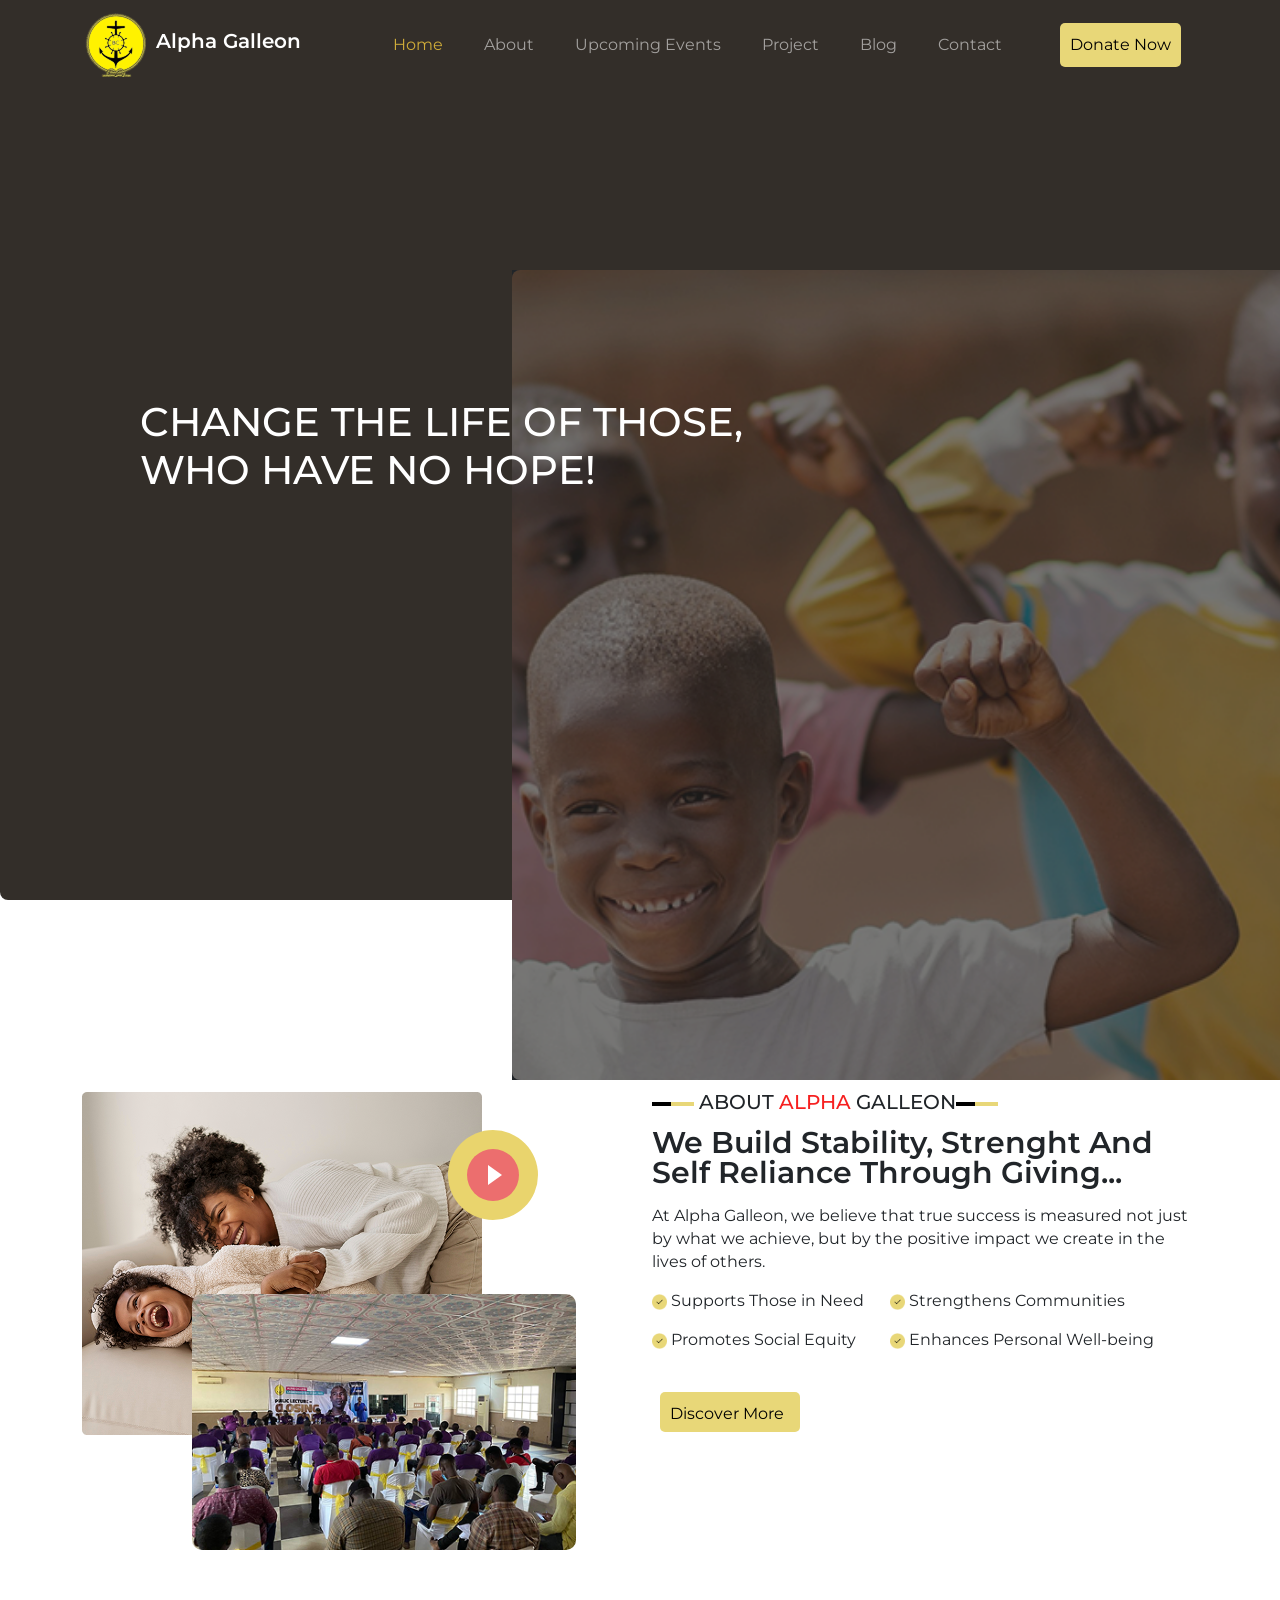
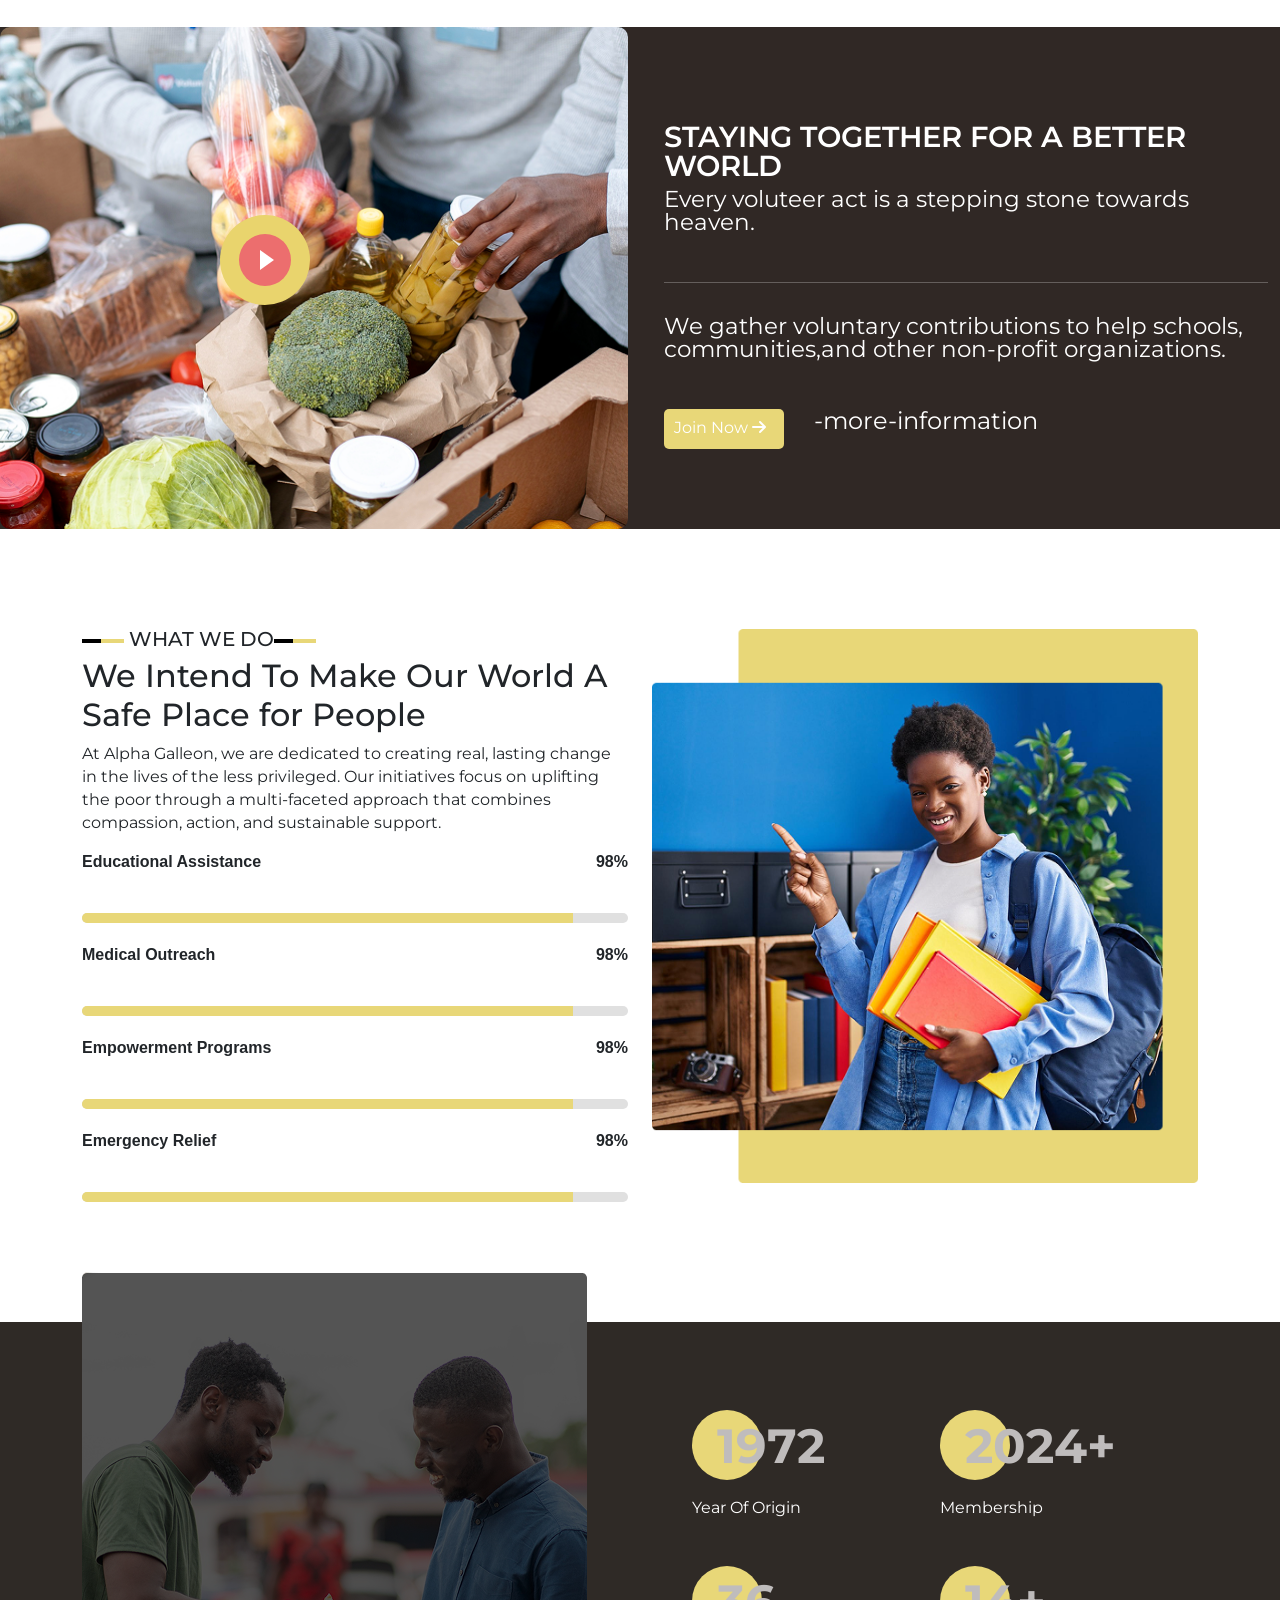
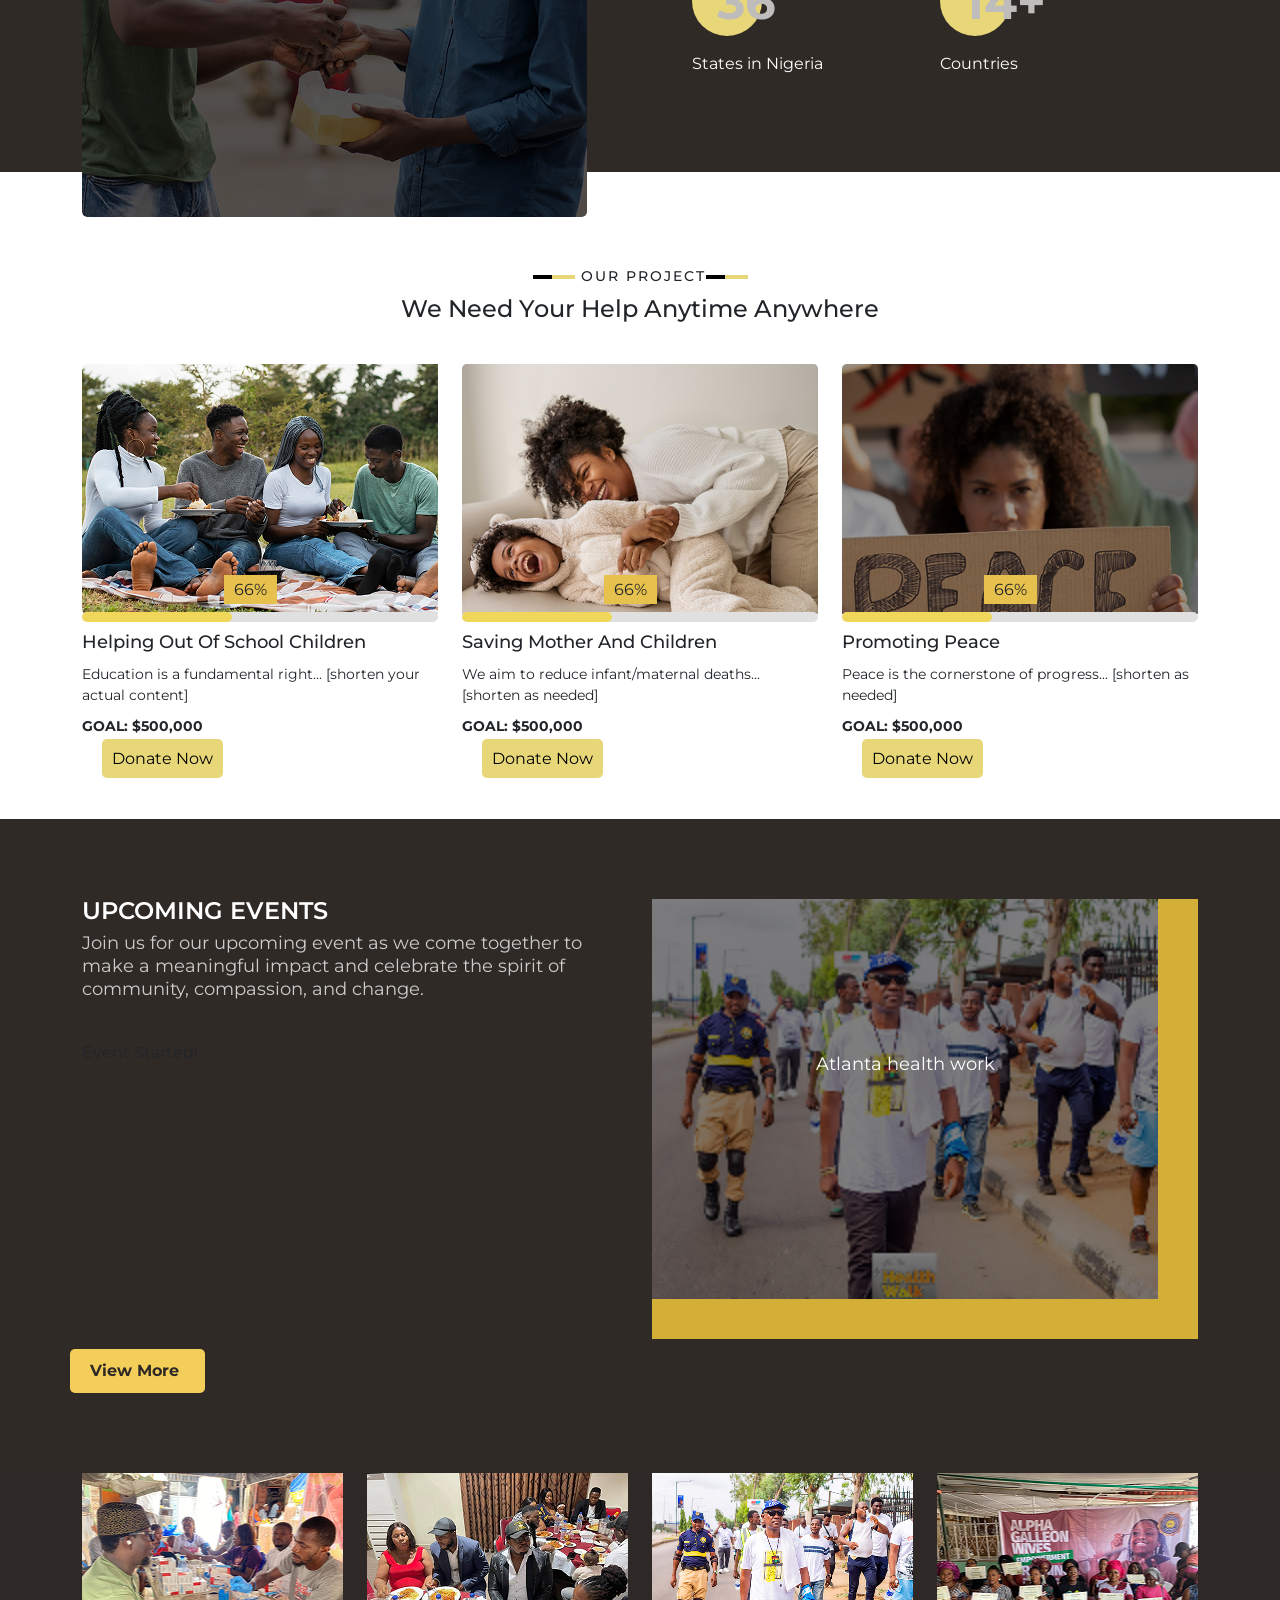
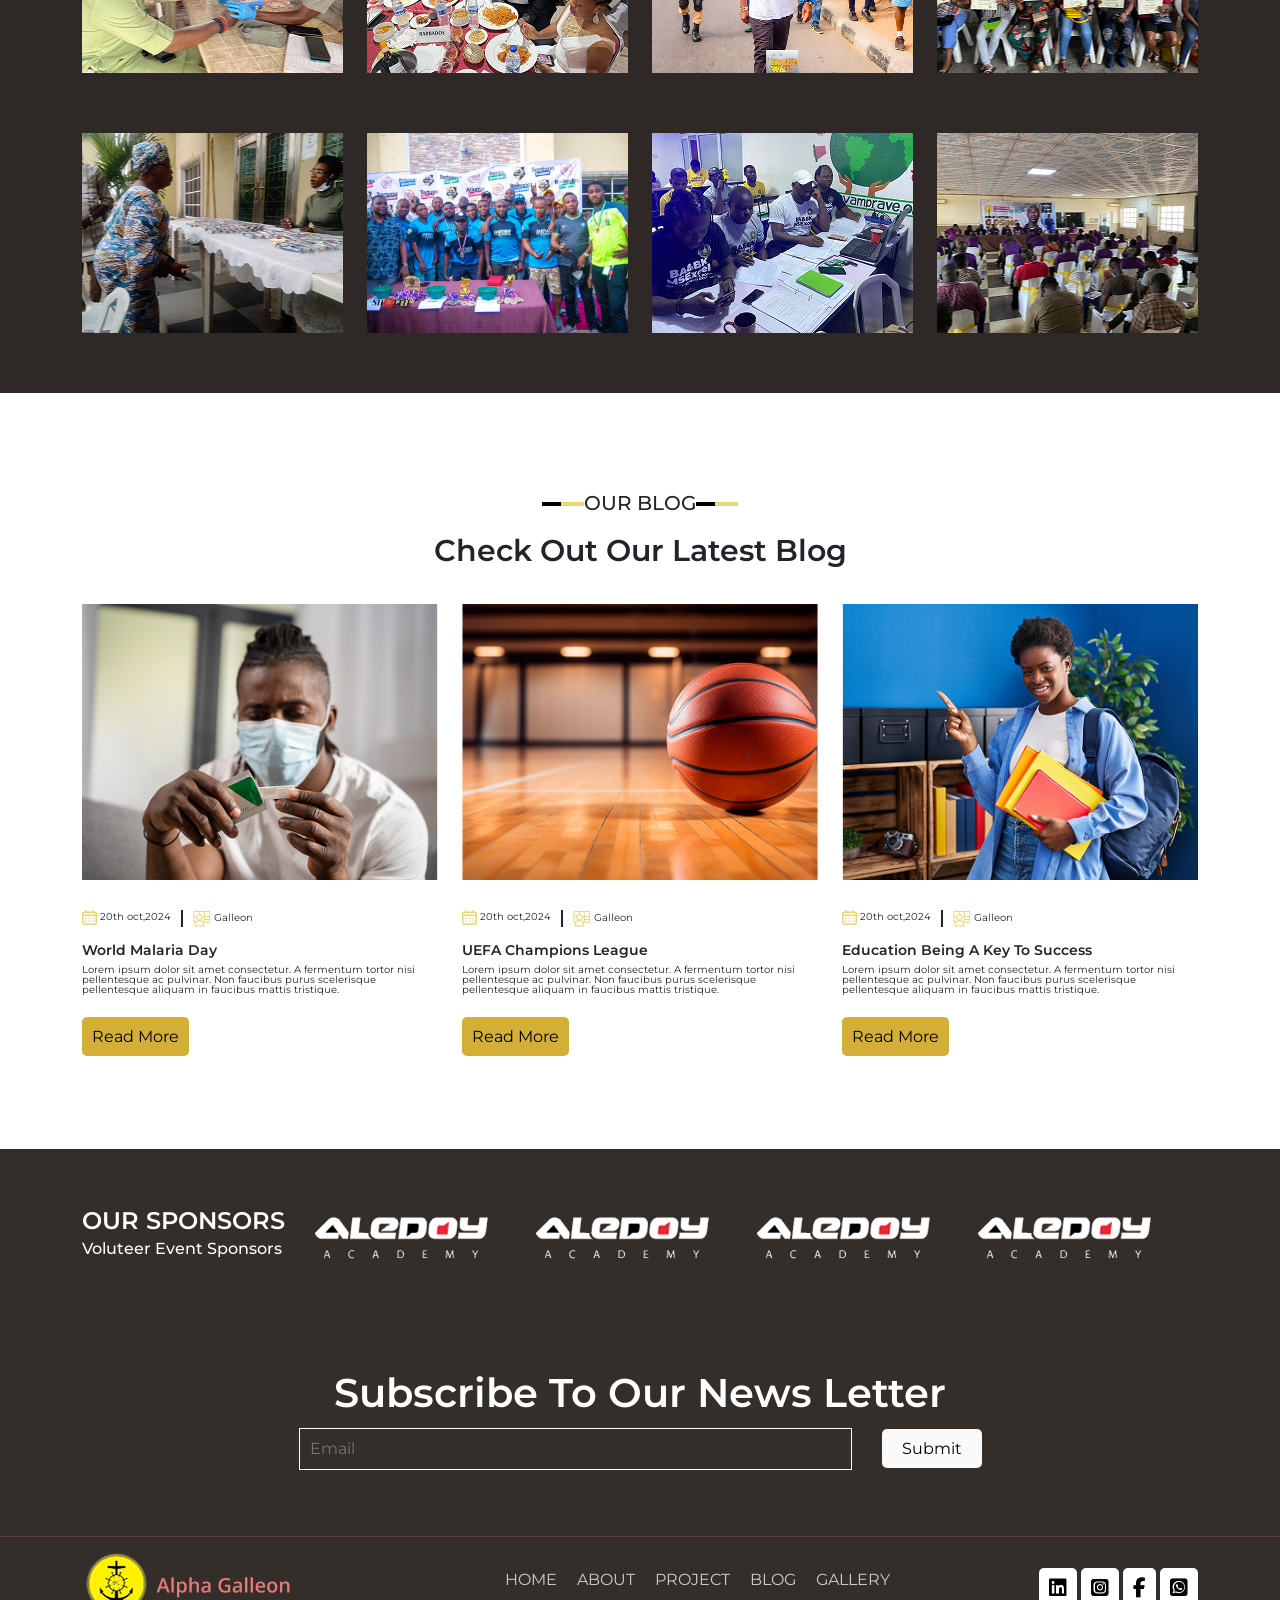
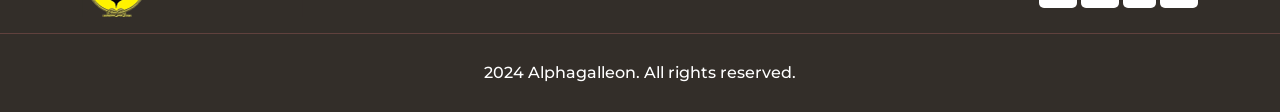
<file: index.html>
<!DOCTYPE html>
<html lang="en">

<head>
    <meta charset="UTF-8">
    <meta name="viewport" content="width=device-width, initial-scale=1.0">
    <title>Alpha Galleon</title>
    <link href="https://cdn.jsdelivr.net/npm/bootstrap@5.3.0/dist/css/bootstrap.min.css" rel="stylesheet">
    <link rel="stylesheet" href="css/bootstrap.min.css">
    <link rel="stylesheet" href="js/bootstrap.min.js">
   <link rel="stylesheet" href="style.css">
<link rel="shortcut icon" href="images/ban logo 1.png" type="image/x-icon">
<link href="https://fonts.googleapis.com/css2?family=Montserrat:ital,wght@0,100..900;1,100..900&display=swap"
    rel="stylesheet">
    <link rel="stylesheet" href="font-awesome/css/fontawesome.min.css">
  <link rel="stylesheet" href="font-awesome/css/brands.css">
  <link rel="stylesheet" href="font-awesome/css/solid.css">
</head>

<body>

    <!-- Navbar -->
    <nav class="navbar navbar-expand-lg navbar-dark px-3 justify-content-center">
       <div class="container">
        <a class="navbar-brand d-flex align-items-center" href="index.html">
            <img src="images/ban logo 1.png" alt="Logo"  class="logo"><h4>
                Alpha Galleon
            </h4>
        </a>
        <button class="navbar-toggler" type="button" data-bs-toggle="collapse" data-bs-target="#navbarNav" aria-controls="navbarNav">
            <span class="navbar-toggler-icon"></span>
        </button>
        <div class="collapse navbar-collapse justify-content-center" id="navbarNav">
            <ul class="navbar-nav">
                <li class="nav-item"><a class="nav-link active" href="index.html">Home</a></li>
                <li class="nav-item"><a class="nav-link" href="about.html">About</a></li>
                <li class="nav-item"><a class="nav-link" href="event.html">Upcoming Events</a></li>
                <li class="nav-item"><a class="nav-link" href="our-projects.html">Project</a></li>
                <li class="nav-item"><a class="nav-link" href="#">Blog</a></li>
                <li class="nav-item"><a class="nav-link" href="contact.html">Contact</a></li>
            </ul>
            <a href="donation.html" class="don-btn">Donate Now</a>
        </div>
       </div>
    </nav>
    <div class="hero-section">
        <div class="hero-text">
            <h1>CHANGE THE LIFE OF THOSE,<br>WHO HAVE NO HOPE!</h1>
        </div>
        <div class="hero-image-carousel bg-dark">
            <img class="hero-carousel-image active" src="images/Property 1=Mask group1.png" alt="Slide 1">
            <img class="hero-carousel-image" src="images/Property 1=Mask group1.png" alt="Slide 2">
            <img class="hero-carousel-image" src="images/Property 1=Mask group2.png" alt="Slide 3">
        </div>
    </div>
    <section class="about-info">
        <div class="container">
            <div class="row">
                <div class="col-md-6">
                   <div class="car-div">
                    <div class="play-button">
                        <div class="inner-circle">
                            <div class="triangle"></div>
                        </div>
                    </div>                      
                    <img class="non-carousel" src="images/carimg.png" alt="Image 1">
                    <div class="carousel-img">
                        <img class="carousel-image" src="images/Property 1=AG6 1.png" alt="Image 2">
                        <img class="carousel-image" src="images/Property 1=AG6 2.png" alt="Image 3">
                        <img class="carousel-image" src="images/Property 1=AG6 3.png" alt="Image 4">
                    </div>
                   </div>
                </div>
                <div class="col-md-6 abh4">
                    <h4><img src="images/Lines.png" alt=""> ABOUT <span style="color: #F62020;">ALPHA</span> GALLEON<img src="images/Lines.png" alt=""></h4>
                    <h1>We Build Stability, Strenght And Self Reliance Through Giving...</h1>
                    <p>At Alpha Galleon, we believe that true success is measured not just by what we achieve, but by the positive impact we
                    create in the lives of others.</p>
                    <div class="row">
                        <div class="col-md-5">
                            <p><img src="images/iconV.png" width="15px"> Supports Those in Need</p>
                            <p><img src="images/iconV.png" width="15px"> Promotes Social Equity</p>
                        </div>
                        <div class="col-md-7">
                            <p><img src="images/iconV.png" width="15px"> Strengthens Communities</p>
                            <p><img src="images/iconV.png" width="15px"> Enhances Personal Well-being</p>
                        </div>
                        <a href="about.html" class="btn-discover">Discover More</a>
                    </div>
                </div>
            </div>
        </div>
    </section>
    <section class="togather">
            <div class="row">
                <div class="col-md-6">
                    <div class="togather-image-carousel bg-dark active">
                        <div class="play-button pbot">
                            <div class="inner-circle">
                                <div class="triangle"></div>
                            </div>
                        </div>
                        <img class="togather-carousel-image active" src="images/Property 1=Rectangle 5.png" alt="Slide 1">
                        <img class="togather-carousel-image" src="images/Property 1=Rectangle 6.png" alt="Slide 2">
                        <img class="togather-carousel-image" src="images/Property 1=Rectangle 7.png" alt="Slide 3">
                    </div>                    
                </div>
                <div class="col-md-6">
                    <div class="saty-togather">
                        <div class="container">
                            <h4>STAYING TOGETHER FOR A BETTER WORLD</h4>
                            <p>Every voluteer act is a stepping stone towards heaven.</p>
                            <hr style="padding-bottom: 1rem !important;">
                            <p>We gather voluntary contributions to help schools,
                            communities,and other non-profit organizations.</p>
                            <div class="join-info">
                                <a href="#" id="btn">Join Now <i class='fa fa-arrow-right'></i></a>
                                <a href="#" id="btn2"> -more-information</a>
                            </div>
                        </div>
                    </div>
                </div>
            </div>
    </section>
    <section class="wwd">
        <div class="container">
            <div class="row">
                <div class="col-md-6">
                    <div class="text-left">
                    <h4><img src="images/Lines.png" alt=""> WHAT WE DO<img
                            src="images/Lines.png" alt=""></h4>
                            <h2>We Intend To Make Our World A Safe Place for People</h2>
                            <p>At Alpha Galleon, we are dedicated to creating real, lasting change in the lives of the less privileged. Our initiatives
                            focus on uplifting the poor through a multi-faceted approach that combines compassion, action, and sustainable support.</p>
                            <div class="progress-wrapper">
                                <div class="progress-item">
                                    <div class="label">
                                        <span>Educational Assistance</span>
                                        <span>98%</span>
                                    </div><br>
                                    <div class="progress-bar">
                                        <div class="filled" style="width: 90%;"></div>
                                    </div>
                                </div>
                            
                                <div class="progress-item">
                                    <div class="label">
                                        <span>Medical Outreach</span>
                                        <span>98%</span>
                                    </div><br>
                                    <div class="progress-bar">
                                        <div class="filled" style="width: 90%;"></div>
                                    </div>
                                </div>
                            
                                <div class="progress-item">
                                    <div class="label">
                                        <span>Empowerment Programs</span>
                                        <span>98%</span>
                                    </div><br>
                                    <div class="progress-bar">
                                        <div class="filled" style="width: 90%;"></div>
                                    </div>
                                </div>
                            
                                <div class="progress-item">
                                    <div class="label">
                                        <span>Emergency Relief</span>
                                        <span>98%</span>
                                    </div><br>
                                    <div class="progress-bar">
                                        <div class="filled" style="width: 90%;"></div>
                                    </div>
                                </div>
                            </div>  
                    </div>
                </div>
                <div class="col-md-6">
                    <div class="image-right">
                        <img class="img-fluid" src="images/what pics.png" alt="">
                    </div>
                </div>
            </div>
        </div>
    </section>
<!-- Section 1: Stats Overlay -->
<section class="hero-stats">
    <div class="stats-image">
       <div class="container">
       <div class="row">
        <div class="col-md-6">
            <img class="img-fluid" src="images/ymsc.png" alt="Helping Hands">
        </div>
        <div class="col-md-6">
            <div class="stats-overlay">
                <div class="stat-box-content">
                <div class="stat-box">
                    <p class="num">1972</p><br>
                </div>
                <p>Year Of Origin</p>
                </div>
                <div class="stat-box-content">
                <div class="stat-box">
                    <p class="num">2024+</p><br>
                </div>
                <p>Membership</p>
                </div>
                <div class="stat-box-content">
                <div class="stat-box">
                    <p class="num">36</spap><br>
                    </div>
                    <p>States in Nigeria</p>
                </div>
                <div class="stat-box-content">
                <div class="stat-box">
                    <p class="num">14+</p><br>
                </div>
                <p>Countries</p>
                </div>
            </div>
        </div>
       </div>
       </div>
    </div>
</section>

<!-- Section 2: Projects -->
<section class="project-section">
    <div class="container">
        <h2><img src="images/Lines.png" alt=""> OUR PROJECT<img src="images/Lines.png" alt=""></h2>
        <h3>We Need Your Help Anytime Anywhere</h3>
        
        <div class="row">
            <!-- Card 1 -->
           <div class="col-md-4">
            <div class="project-card">
                <div class="hov-img1"></div>
                <div class="prog-card">
                    <span>66%</span>
                    <div class="progress-bar">
                        <div class="progress" style="width: 55%"></div>
                    </div>
                </div>
                <h4>Helping Out Of School Children</h4>
                <p>Education is a fundamental right... [shorten your actual content]</p>
                <p class="goal">GOAL: $500,000</p>
                <a href="donation.html" class="btn-discover">Donate Now</a>
            </div>
           </div>
           <!-- Card 2 -->
           <div class="col-md-4 card2">
            <div class="project-card">
                <div class="hov-img2"></div>
                <div class="prog-card">
                    <span>66%</span>
                    <div class="progress-bar">
                        <div class="progress" style="width: 55%"></div>
                    </div>
                </div>
                <h4>Saving Mother And Children</h4>
                <p>We aim to reduce infant/maternal deaths... [shorten as needed]</p>
                <p class="goal">GOAL: $500,000</p>
               <a href="donation.html" class="btn-discover">Donate Now</a>
            </div>
           </div>
           <!-- Card 3 -->
           <div class="col-md-4">
            <div class="project-card">
                <div class="hov-img3"></div>
                <div class="prog-card">
                    <span>66%</span>
                    <div class="progress-bar">
                        <div class="progress" style="width: 55%"></div>
                    </div>
                </div>
                <h4>Promoting Peace</h4>
                <p>Peace is the cornerstone of progress... [shorten as needed]</p>
                <p class="goal">GOAL: $500,000</p>
                <a href="donation.html" class="btn-discover">Donate Now</a>
            </div>
           </div>
        </div>
    </div>
</section>
<section class="event-section">
<div class="container">
    <div class="row">
        <div class="col-md-6">
            <div class="text-section">
                <h2>UPCOMING EVENTS</h2>
                <p>Join us for our upcoming event as we come together to make a meaningful impact and celebrate the spirit of
                    community, compassion, and change.</p>
                    
                    <div class="timer">
                        <div class="timer-box">
                            <span id="days">02</span>
                            <small>Days</small>
                        </div>
                        <div class="timer-box">
                            <span id="hours">10</span>
                            <small>Hours</small>
                        </div>
                        <div class="timer-box">
                            <span id="minutes">60</span>
                            <small>Minutes</small>
                        </div>
                        <div class="timer-box">
                            <span id="seconds">30</span>
                            <small>Seconds</small>
                        </div>
                    </div>
                    
        </div>
        </div>
        <div class="col-md-6">
            <div class="image-section">
                <div class="event-image-carousel bg-dark active">
                    <div class="event-carousel-slide active">
                        <img class="event-carousel-image" src="images/gallery6.png" alt="Slide 1">
                        <div class="event-carousel-caption">Valentine dinner party</div>
                    </div>
                    <div class="event-carousel-slide">
                        <img class="event-carousel-image" src="images/AG9 2.png" alt="Slide 2">
                        <div class="event-carousel-caption">Atlanta health work</div>
                    </div>
                    <div class="event-carousel-slide">
                        <img class="event-carousel-image" src="images/gallery2.jpg" alt="Slide 3">
                        <div class="event-carousel-caption">Baleric sport festival</div>
                    </div>           
             </div>
        </div>
    </div>
      <a href="about.html" class="btn-discover2">View More</a>
    </div>
</div>
</section>

  <section class="gallery-section">
  <div class="container">
        <div class="row">
            <div class="col-md-3">
                <div class="gallery-img1">
                    <p>Baleric world maleria day (2024)</p>
                </div>
            </div>
            <div class="col-md-3">
                <div class="gallery-img2">
                    <p>Barbadus valentine dinner (2022)</p>
                </div>
            </div>
            <div class="col-md-3">
                <div class="gallery-img3">
                    <p>Alpha galleon health work day (2024)</p>
                </div>
            </div>
            <div class="col-md-3">
                <div class="gallery-img4">
                    <p>Alpha galleon wives Empowerment (2022)</p>
                </div>
            </div>
        </div>
        <div class="row">
            <div class="col-md-3">
                <div class="gallery-img5">
                    <p>Alpha galleon free eye test (2024)</p>
                </div>
            </div>
            <div class="col-md-3">
                <div class="gallery-img6">
                    <p>Alpha galleon jersey party (2024)</p>
                </div>
            </div>
            <div class="col-md-3">
                <div class="gallery-img7">
                    <p>AB & BK training using micrsoft excel (2024)</p>
                </div>
            </div>
            <div class="col-md-3">
                <div class="gallery-img8">
                    <p>Cancer day lecture (2002)</p>
                </div>
            </div>
        </div>
    </div>
</section>
<section class="our-blog">
    <div class="container">
        <h2><img src="images/Lines.png" alt="">OUR BLOG<img src="images/Lines.png" alt=""></h2>
        <h1>Check Out Our Latest Blog</h1>
        <div class="row">
            <div class="col-md-4">
                <div class="blog-img1">
                    <img class="img-fluid blogimg" src="images/blogimg1.png" alt="">
                    <div class="blog-caption">
                        <div class="date-section">
                            <p style="padding-right: 10px;"><img class="img-fluid" src="images/Vector.png" alt="">  20th oct,2024</p>
                            <p><img class="img-fluid" style="border-left: 2px solid; padding-left: 10px;" src="images/company.png" alt=""> Galleon</p>
                        </div>
                        <h3>World Malaria Day</h3>
                        <p>Lorem ipsum dolor sit amet consectetur. A fermentum tortor nisi pellentesque ac pulvinar. Non faucibus purus scelerisque pellentesque aliquam in faucibus mattis tristique.</p>
                    </div>
                    <a href="about.html" class="btn-readmore">Read More</a>
                </div>
            </div>
            <div class="col-md-4">
                <div class="blog-img2">
                    <img class="img-fluid blogimg" src="images/blogimg2.png" alt="">
                    <div class="blog-caption">
                        <div class="date-section">
                            <p style="padding-right: 10px;"><img class="img-fluid" src="images/Vector.png" alt=""> 20th oct,2024</p>
                            <p><img class="img-fluid" style="border-left: 2px solid; padding-left: 10px;" src="images/company.png" alt="">
                                Galleon</p>
                        </div>
                        <h3>UEFA Champions League</h3>
                        <p>Lorem ipsum dolor sit amet consectetur. A fermentum tortor nisi pellentesque ac pulvinar. Non faucibus purus scelerisque pellentesque aliquam in faucibus mattis tristique.</p>
                    </div>
                    <a href="about.html" class="btn-readmore">Read More</a>
                </div>
            </div>
            <div class="col-md-4">
                <div class="blog-img3">
                    <img class="img-fluid blogimg" src="images/blogimg3.png" alt="">
                    <div class="blog-caption">
                        <div class="date-section">
                            <p style="padding-right: 10px;"><img class="img-fluid" src="images/Vector.png" alt=""> 20th oct,2024</p>
                            <p><img class="img-fluid" style="border-left: 2px solid; padding-left: 10px;" src="images/company.png" alt="">
                                Galleon</p>
                        </div>
                        <h3>Education Being A Key To Success</h3>
                        <p>Lorem ipsum dolor sit amet consectetur. A fermentum tortor nisi pellentesque ac pulvinar. Non faucibus purus scelerisque pellentesque aliquam in faucibus mattis tristique.</p>
                    </div>
                    <a href="about.html" class="btn-readmore">Read More</a>
                </div>
            </div>
        </div>
    </div>
</section>
<div class="footer-section">
    <div class="container">
               <div class="footer-content-one">
           <div class="f-content">
               <h6>OUR SPONSORS</h6>
               <p>Voluteer Event Sponsors</p>
            </div>
            <div class="row">
            <div class="col-md-3">
                <img class="img-fluid " src="images/white aledoy logo2 1.png" alt="">
            </div>
            <div class="col-md-3">
                <img class="img-fluid " src="images/white aledoy logo2 1.png" alt="">
            </div>
            <div class="col-md-3">
                <img class="img-fluid " src="images/white aledoy logo2 1.png" alt="">
            </div>
            <div class="col-md-3">
                <img class="img-fluid " src="images/white aledoy logo2 1.png" alt="">
            </div>
        </div>
       </div>
    </div>
       <div class="footer-content-two">
        <h4>Subscribe To Our News Letter</h4>
        <input type="email" name="email" id="email" placeholder="Email"><a href="#">Submit</a>
       </div>
       <div class="third-content">
        <hr>
        <div class="container">
            <a href="index.html"><img src="images/logo-color.png" alt=""></a>
            <ul class="footer-links">
                <li><a href="index.html">HOME</a></li>
                <li><a href="about.html">ABOUT</a></li>
                <li><a href="our-projects.html">PROJECT</a></li>
                <li><a href="#">BLOG</a></li>
                <li><a href="gallery.html">GALLERY</a></li>
            </ul>
            <div class="social-medias">
                <a href="#"><i class="fa-brands fa-linkedin"></i></a>
                <a href="#"><i class="fa-brands fa-square-instagram"></i></a>
                <a href="#"><i class="fa-brands fa-facebook-f"></i></a>
                <a href="#"><i class="fa-brands fa-square-whatsapp"></i></a>
            </div>
        </div>
        <hr>
       </div>
       <div class="copyright">
        <p>2024 Alphagalleon. All rights reserved.</p>
       </div>
</div>
    <script src="https://cdn.jsdelivr.net/npm/bootstrap@5.3.0/dist/js/bootstrap.bundle.min.js"></script>
    <script src="script.js">
    </script>   
    
    <script>
        window.addEventListener('DOMContentLoaded', () => {
            const countDownDate = new Date("2025-06-25:00:00").getTime();

            const timerInterval = setInterval(function () {
                const now = new Date().getTime();
                const distance = countDownDate - now;

                if (distance < 0) {
                    clearInterval(timerInterval);
                    document.querySelector(".timer").innerHTML = "Event Started!";
                    return;
                }

                const days = Math.floor(distance / (1000 * 60 * 60 * 24));
                const hours = Math.floor((distance % (1000 * 60 * 60 * 24)) / (1000 * 60 * 60));
                const minutes = Math.floor((distance % (1000 * 60 * 60)) / (1000 * 60));
                const seconds = Math.floor((distance % (1000 * 60)) / 1000);

                document.getElementById("days").innerHTML = String(days).padStart(2, '0');
                document.getElementById("hours").innerHTML = String(hours).padStart(2, '0');
                document.getElementById("minutes").innerHTML = String(minutes).padStart(2, '0');
                document.getElementById("seconds").innerHTML = String(seconds).padStart(2, '0');
            }, 1000);
        });
    </script>
    
</body>
</html>
</file>
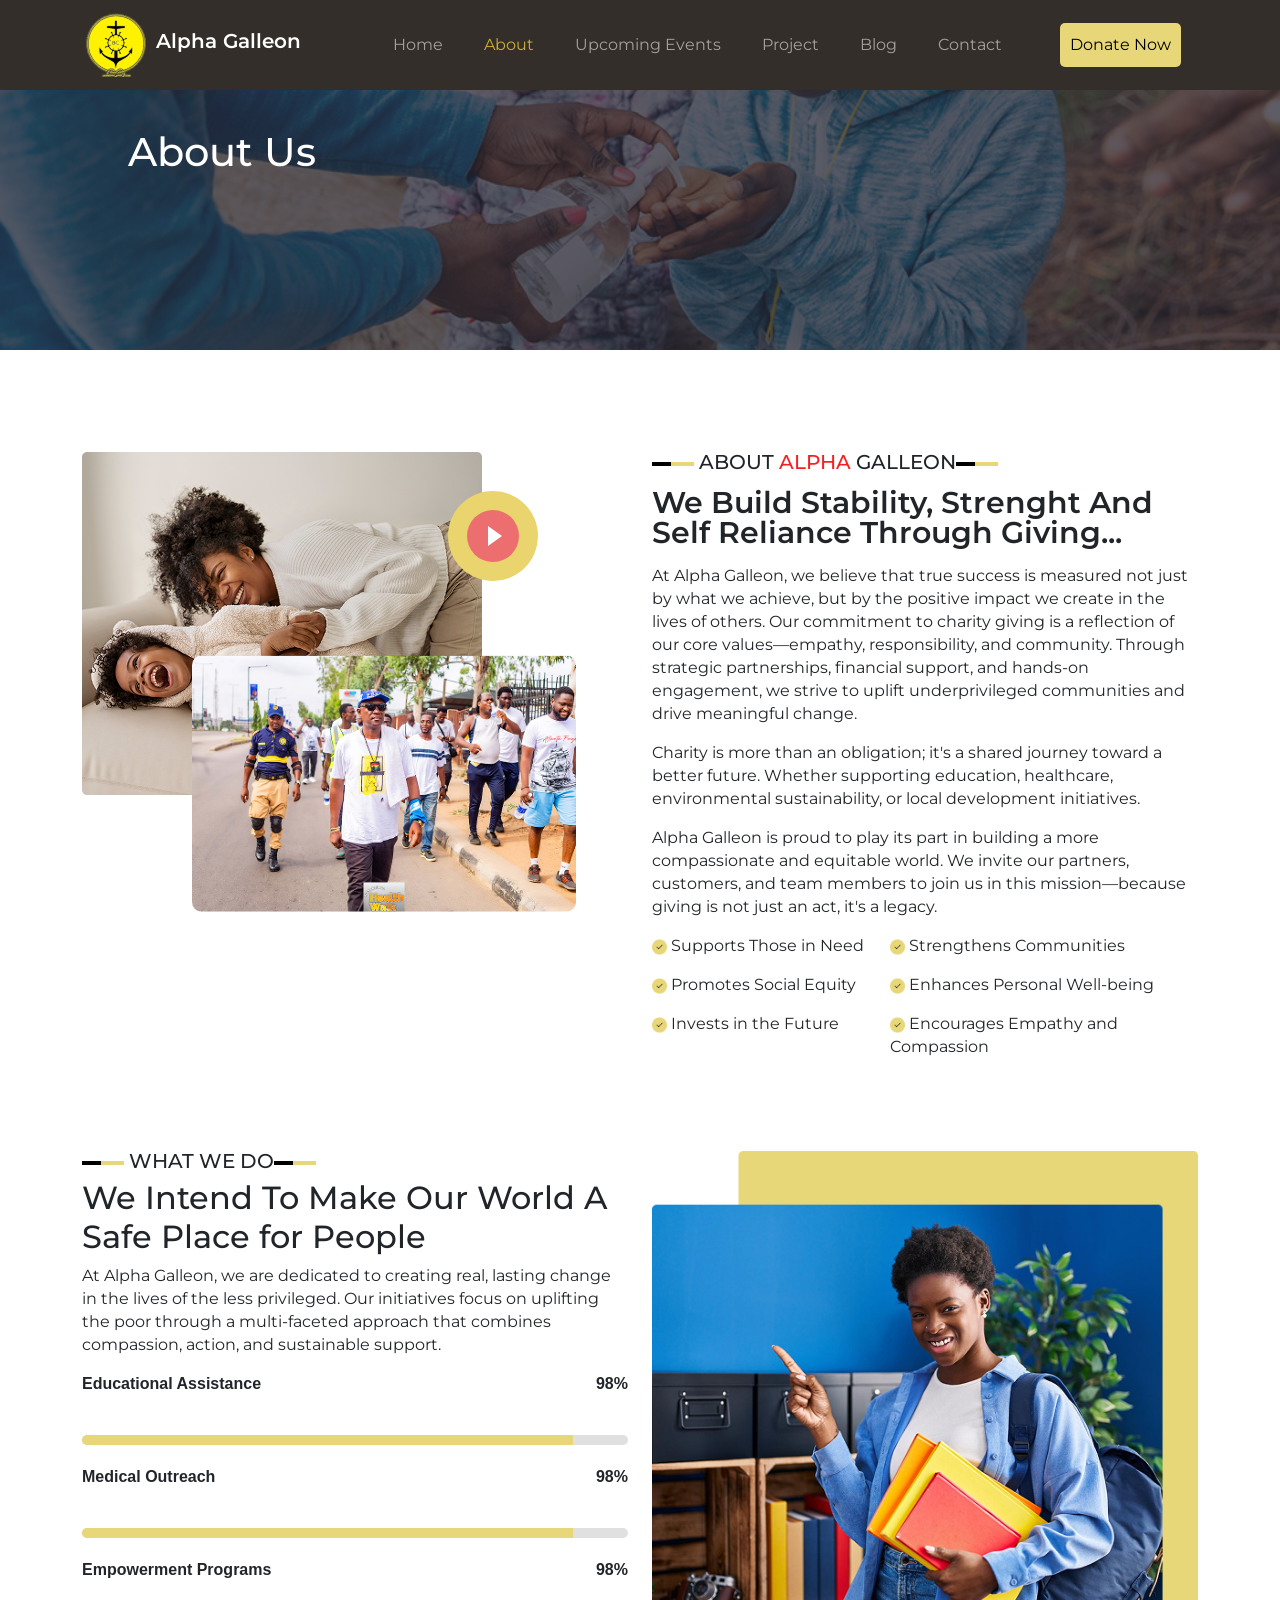
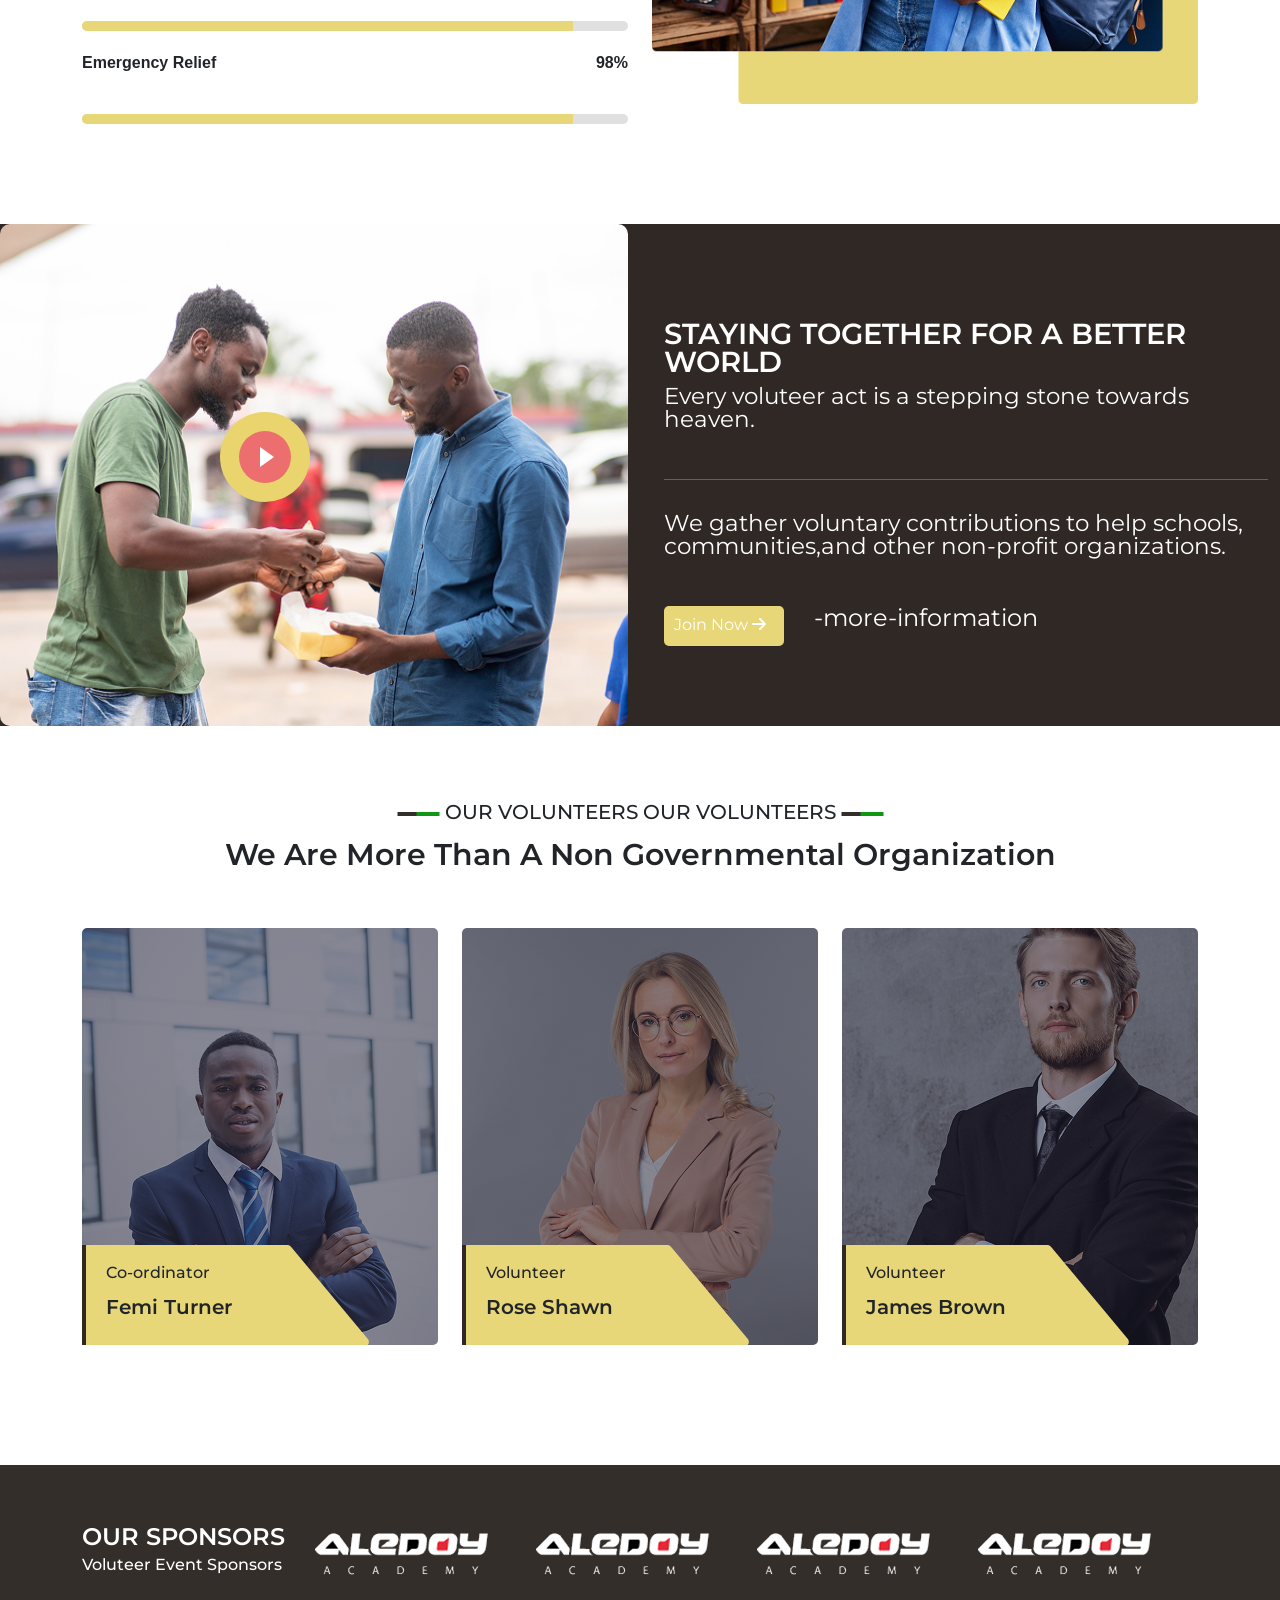
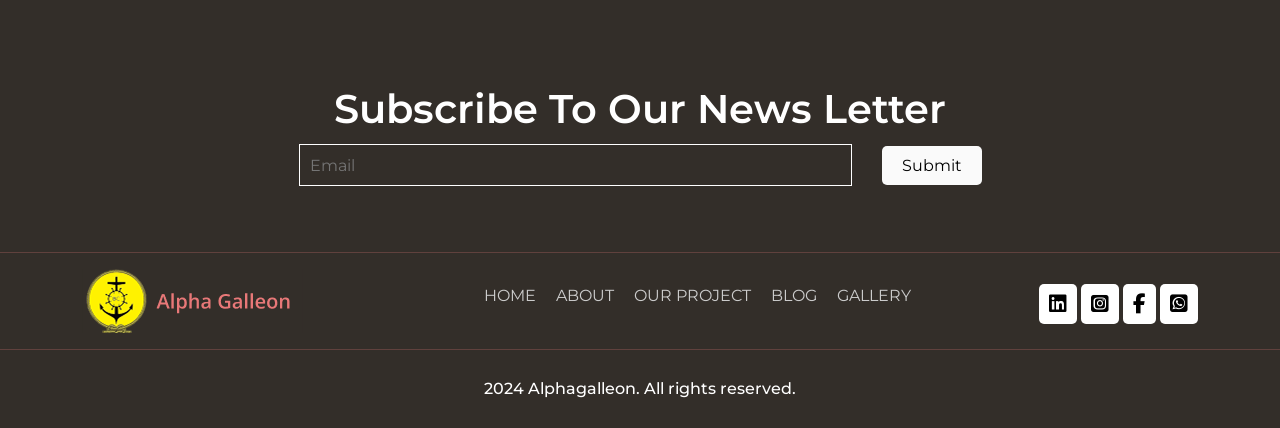
<file: about.html>
<!DOCTYPE html>
<html lang="en">

<head>
    <meta charset="UTF-8">
    <meta name="viewport" content="width=device-width, initial-scale=1.0">
    <title>Alpha Galleon</title>
    <link href="https://cdn.jsdelivr.net/npm/bootstrap@5.3.0/dist/css/bootstrap.min.css" rel="stylesheet">
    <link rel="stylesheet" href="css/bootstrap.min.css">
    <link rel="stylesheet" href="js/bootstrap.min.js">
    <link rel="stylesheet" href="style.css">
    <link rel="shortcut icon" href="images/ban logo 1.png" type="image/x-icon">
    <link href="https://fonts.googleapis.com/css2?family=Montserrat:ital,wght@0,100..900;1,100..900&display=swap"
        rel="stylesheet">
    <link rel="stylesheet" href="font-awesome/css/fontawesome.min.css">
    <link rel="stylesheet" href="font-awesome/css/brands.css">
    <link rel="stylesheet" href="font-awesome/css/solid.css">
</head>

<body>

    <!-- Navbar -->
    <nav class="navbar navbar-expand-lg navbar-dark px-3 justify-content-center">
        <div class="container">
            <a class="navbar-brand d-flex align-items-center" href="index.html">
                <img src="images/ban logo 1.png" alt="Logo" class="logo">
                <h4>
                    Alpha Galleon
                </h4>
            </a>
            <button class="navbar-toggler" type="button" data-bs-toggle="collapse" data-bs-target="#navbarNav"
                aria-controls="navbarNav">
                <span class="navbar-toggler-icon"></span>
            </button>
            <div class="collapse navbar-collapse justify-content-center" id="navbarNav">
                <ul class="navbar-nav">
                    <li class="nav-item"><a class="nav-link" href="index.html">Home</a></li>
                    <li class="nav-item"><a class="nav-link active" href="about.html">About</a></li>
                    <li class="nav-item"><a class="nav-link" href="event.html">Upcoming Events</a></li>
                    <li class="nav-item"><a class="nav-link" href="our-projects.html">Project</a></li>
                    <li class="nav-item"><a class="nav-link" href="#">Blog</a></li>
                    <li class="nav-item"><a class="nav-link" href="contact.html">Contact</a></li>
                </ul>
                <a href="donation.html" class="don-btn">Donate Now</a>
            </div>
        </div>
    </nav>
    <div class="about-hero">
        <div class="ab-hero-text">
            <h1>About Us</h1>
        </div>
    </div>
    <section class="about-info2">
        <div class="container">
            <div class="row">
                <div class="col-md-6">
                    <div class="car-div">
                        <div class="play-button">
                            <div class="inner-circle">
                                <div class="triangle"></div>
                            </div>
                        </div>
                        <img class="non-carousel" src="images/carimg.png" alt="Image 1">
                        <div class="carousel-img">
                            <img class="carousel-image img-fluid" src="images/Property 1=AG6 1.png" alt="Image 2">
                            <img class="carousel-image img-fluid" src="images/Property 1=AG6 2.png" alt="Image 3">
                            <img class="carousel-image img-fluid" src="images/Property 1=AG6 3.png" alt="Image 4">
                        </div>
                    </div>
                </div>
                <div class="col-md-6 abh4">
                    <h4><img src="images/Lines.png" alt=""> ABOUT <span style="color: #F62020;">ALPHA</span> GALLEON<img
                            src="images/Lines.png" alt=""></h4>
                    <h1>We Build Stability, Strenght And Self Reliance Through Giving...</h1>
                    <p>At Alpha Galleon, we believe that true success is measured not just by what we achieve, but by the positive impact we
                    create in the lives of others. Our commitment to charity giving is a reflection of our core values—empathy,
                    responsibility, and community. Through strategic partnerships, financial support, and hands-on engagement, we strive to
                    uplift underprivileged communities and drive meaningful change.</p>
                    <p>Charity is more than an obligation; it's a shared journey toward a better future. Whether supporting education,
                    healthcare, environmental sustainability, or local development initiatives.</p>
                    <p>Alpha Galleon is proud to play its part in building a more compassionate and equitable world. We invite our partners,
                    customers, and team members to join us in this mission—because giving is not just an act, it's a legacy.</p>
                    <div class="row">
                        <div class="col-md-5">
                            <p><img src="images/iconV.png" width="15px"> Supports Those in Need</p>
                            <p><img src="images/iconV.png" width="15px"> Promotes Social Equity</p>
                            <p><img src="images/iconV.png" width="15px"> Invests in the Future</p>
                        </div>
                        <div class="col-md-7">
                            <p><img src="images/iconV.png" width="15px"> Strengthens Communities</p>
                            <p><img src="images/iconV.png" width="15px"> Enhances Personal Well-being</p>
                            <p><img src="images/iconV.png" width="15px"> Encourages Empathy and Compassion</p>
                        </div>
                    </div>
                </div>
            </div>
        </div>
    </section>

    <section class="wwd2">
        <div class="container">
            <div class="row">
                <div class="col-md-6">
                    <div class="text-left">
                        <h4><img src="images/Lines.png" alt=""> WHAT WE DO<img src="images/Lines.png" alt=""></h4>
                        <h2>We Intend To Make Our World A Safe Place for People</h2>
                        <p>At Alpha Galleon, we are dedicated to creating real, lasting change in the lives of the less
                            privileged. Our initiatives
                            focus on uplifting the poor through a multi-faceted approach that combines compassion,
                            action, and sustainable support.</p>
                        <div class="progress-wrapper">
                            <div class="progress-item">
                                <div class="label">
                                    <span>Educational Assistance</span>
                                    <span>98%</span>
                                </div><br>
                                <div class="progress-bar">
                                    <div class="filled" style="width: 90%;"></div>
                                </div>
                            </div>
    
                            <div class="progress-item">
                                <div class="label">
                                    <span>Medical Outreach</span>
                                    <span>98%</span>
                                </div><br>
                                <div class="progress-bar">
                                    <div class="filled" style="width: 90%;"></div>
                                </div>
                            </div>
    
                            <div class="progress-item">
                                <div class="label">
                                    <span>Empowerment Programs</span>
                                    <span>98%</span>
                                </div><br>
                                <div class="progress-bar">
                                    <div class="filled" style="width: 90%;"></div>
                                </div>
                            </div>
    
                            <div class="progress-item">
                                <div class="label">
                                    <span>Emergency Relief</span>
                                    <span>98%</span>
                                </div><br>
                                <div class="progress-bar">
                                    <div class="filled" style="width: 90%;"></div>
                                </div>
                            </div>
                        </div>
                    </div>
                </div>
                <div class="col-md-6">
                    <div class="image-right">
                        <img class="img-fluid" src="images/what pics.png" alt="">
                    </div>
                </div>
            </div>
        </div>
    </section>

    <section class="togather">
        <div class="row">
            <div class="col-md-6">
                <div class="togather-image-carousel bg-dark active">
                    <div class="play-button pbot">
                        <div class="inner-circle">
                            <div class="triangle"></div>
                        </div>
                    </div>
                    <img class="togather-carousel-image active" src="images/Property 1=Rectangle 5.png" alt="Slide 1">
                    <img class="togather-carousel-image" src="images/Property 1=Rectangle 6.png" alt="Slide 2">
                    <img class="togather-carousel-image" src="images/Property 1=Rectangle 7.png" alt="Slide 3">
                </div>
            </div>
            <div class="col-md-6">
                <div class="saty-togather">
                    <div class="container">
                        <h4>STAYING TOGETHER FOR A BETTER WORLD</h4>
                        <p>Every voluteer act is a stepping stone towards heaven.</p>
                        <hr style="padding-bottom: 1rem !important;">
                        <p>We gather voluntary contributions to help schools,
                            communities,and other non-profit organizations.</p>
                        <div class="join-info">
                            <a href="#" id="btn">Join Now <i class='fa fa-arrow-right'></i></a>
                            <a href="#" id="btn2"> -more-information</a>
                        </div>
                    </div>
                </div>
            </div>
        </div>
    </section>
    <section class="voluntess-section">
        <div class="container">
            <div class="voluntee-hero">
                <h6><img class="img-fluid" src="images/Lines2.png" alt=""> OUR VOLUNTEERS  OUR VOLUNTEERS <img class="img-fluid" src="images/Lines2.png" alt=""></h6>
                <h4>We Are More Than A Non Governmental Organization</h4>
            </div>
            <div class="row">
                <div class="col-md-4">
                    <div class="volunt-hero1">
                        <div class="social-med">
                            <a href="#"><img class="img-fluid" src="images/facebook (1).png" alt=""></a>
                            <a href="#"><img class="img-fluid" src="images/linkedin (1).png" alt=""></a>
                            <a href="#"><img class="img-fluid" src="images/twitter (1).png" alt=""></a>
                            <a href="#"><img class="img-fluid" src="images/goggle.png" alt=""></a>
                        </div>
                        <div class="department">
                           <div class="depart-tex">
                             <p>Co-ordinator</p>
                            <h4>Femi Turner</h4>
                           </div>
                        </div>
                    </div>
                </div>
                <div class="col-md-4">
                    <div class="volunt-hero2">
                        <div class="social-med">
                            <a href="#"><img class="img-fluid" src="images/facebook (1).png" alt=""></a>
                            <a href="#"><img class="img-fluid" src="images/linkedin (1).png" alt=""></a>
                            <a href="#"><img class="img-fluid" src="images/twitter (1).png" alt=""></a>
                            <a href="#"><img class="img-fluid" src="images/goggle.png" alt=""></a>
                        </div>
                        <div class="department">
                           <div class="depart-tex">
                            <p>Volunteer</p>
                            <h4>Rose Shawn</h4>
                           </div>
                        </div>
                    </div>
                </div>
                <div class="col-md-4">
                    <div class="volunt-hero3">
                        <div class="social-med">
                            <a href="#"><img class="img-fluid" src="images/facebook (1).png" alt=""></a>
                            <a href="#"><img class="img-fluid" src="images/linkedin (1).png" alt=""></a>
                            <a href="#"><img class="img-fluid" src="images/twitter (1).png" alt=""></a>
                            <a href="#"><img class="img-fluid" src="images/goggle.png" alt=""></a>
                        </div>
                        <div class="department">
                            <div class="depart-tex">
                            <p>Volunteer</p>
                            <h4>James Brown</h4>
                            </div>
                        </div>
                    </div>
                </div>
            </div>
        </div>
    </section>
    
    <div class="footer-section">
        <div class="container">
            <div class="footer-content-one">
                <div class="f-content">
                    <h6>OUR SPONSORS</h6>
                    <p>Voluteer Event Sponsors</p>
                </div>
                <div class="row">
                    <div class="col-md-3">
                        <img class="img-fluid " src="images/white aledoy logo2 1.png" alt="">
                    </div>
                    <div class="col-md-3">
                        <img class="img-fluid " src="images/white aledoy logo2 1.png" alt="">
                    </div>
                    <div class="col-md-3">
                        <img class="img-fluid " src="images/white aledoy logo2 1.png" alt="">
                    </div>
                    <div class="col-md-3">
                        <img class="img-fluid " src="images/white aledoy logo2 1.png" alt="">
                    </div>
                </div>
            </div>
        </div>
        <div class="footer-content-two">
            <h4>Subscribe To Our News Letter</h4>
            <input type="email" name="email" id="email" placeholder="Email"><a href="#">Submit</a>
        </div>
        <div class="third-content">
            <hr>
            <div class="container">
                <a href="index.html"><img src="images/logo-color.png" alt=""></a>
                <ul class="footer-links">
                    <li><a href="index.html">HOME</a></li>
                    <li><a href="about.html">ABOUT</a></li>
                    <li><a href="our-projects.html">OUR PROJECT</a></li>
                    <li><a href="#">BLOG</a></li>
                    <li><a href="gallery.html">GALLERY</a></li>
                </ul>
                <div class="social-medias">
                    <a href="#"><i class="fa-brands fa-linkedin"></i></a>
                    <a href="#"><i class="fa-brands fa-square-instagram"></i></a>
                    <a href="#"><i class="fa-brands fa-facebook-f"></i></a>
                    <a href="#"><i class="fa-brands fa-square-whatsapp"></i></a>
                </div>
            </div>
            <hr>
        </div>
        <div class="copyright">
            <p>2024 Alphagalleon. All rights reserved.</p>
        </div>
    </div>
    <script src="https://cdn.jsdelivr.net/npm/bootstrap@5.3.0/dist/js/bootstrap.bundle.min.js"></script>
    <script src="script.js">
    </script>
    <script>
        // Set the target date for the countdown (Year, Month (0-11), Day, Hour, Minute, Second)
        const countDownDate = new Date("2025-06-06T18:00:00").getTime();

        // Update the countdown every 1 second
        const timerInterval = setInterval(function () {
            const now = new Date().getTime();
            const distance = countDownDate - now;

            // Time calculations
            const days = Math.floor(distance / (1000 * 60 * 60 * 24));
            const hours = Math.floor((distance % (1000 * 60 * 60 * 24)) / (1000 * 60 * 60));
            const minutes = Math.floor((distance % (1000 * 60 * 60)) / (1000 * 60));
            const seconds = Math.floor((distance % (1000 * 60)) / 1000);

            // Update DOM
            document.getElementById("days").innerHTML = String(days).padStart(2, '0');
            document.getElementById("hours").innerHTML = String(hours).padStart(2, '0');
            document.getElementById("minutes").innerHTML = String(minutes).padStart(2, '0');
            document.getElementById("seconds").innerHTML = String(seconds).padStart(2, '0');

            // Stop the timer if countdown is over
            if (distance < 0) {
                clearInterval(timerInterval);
                document.querySelector(".timer").innerHTML = "Event Started!";
            }
        }, 1000);
    </script>

</body>

</html>
</file>
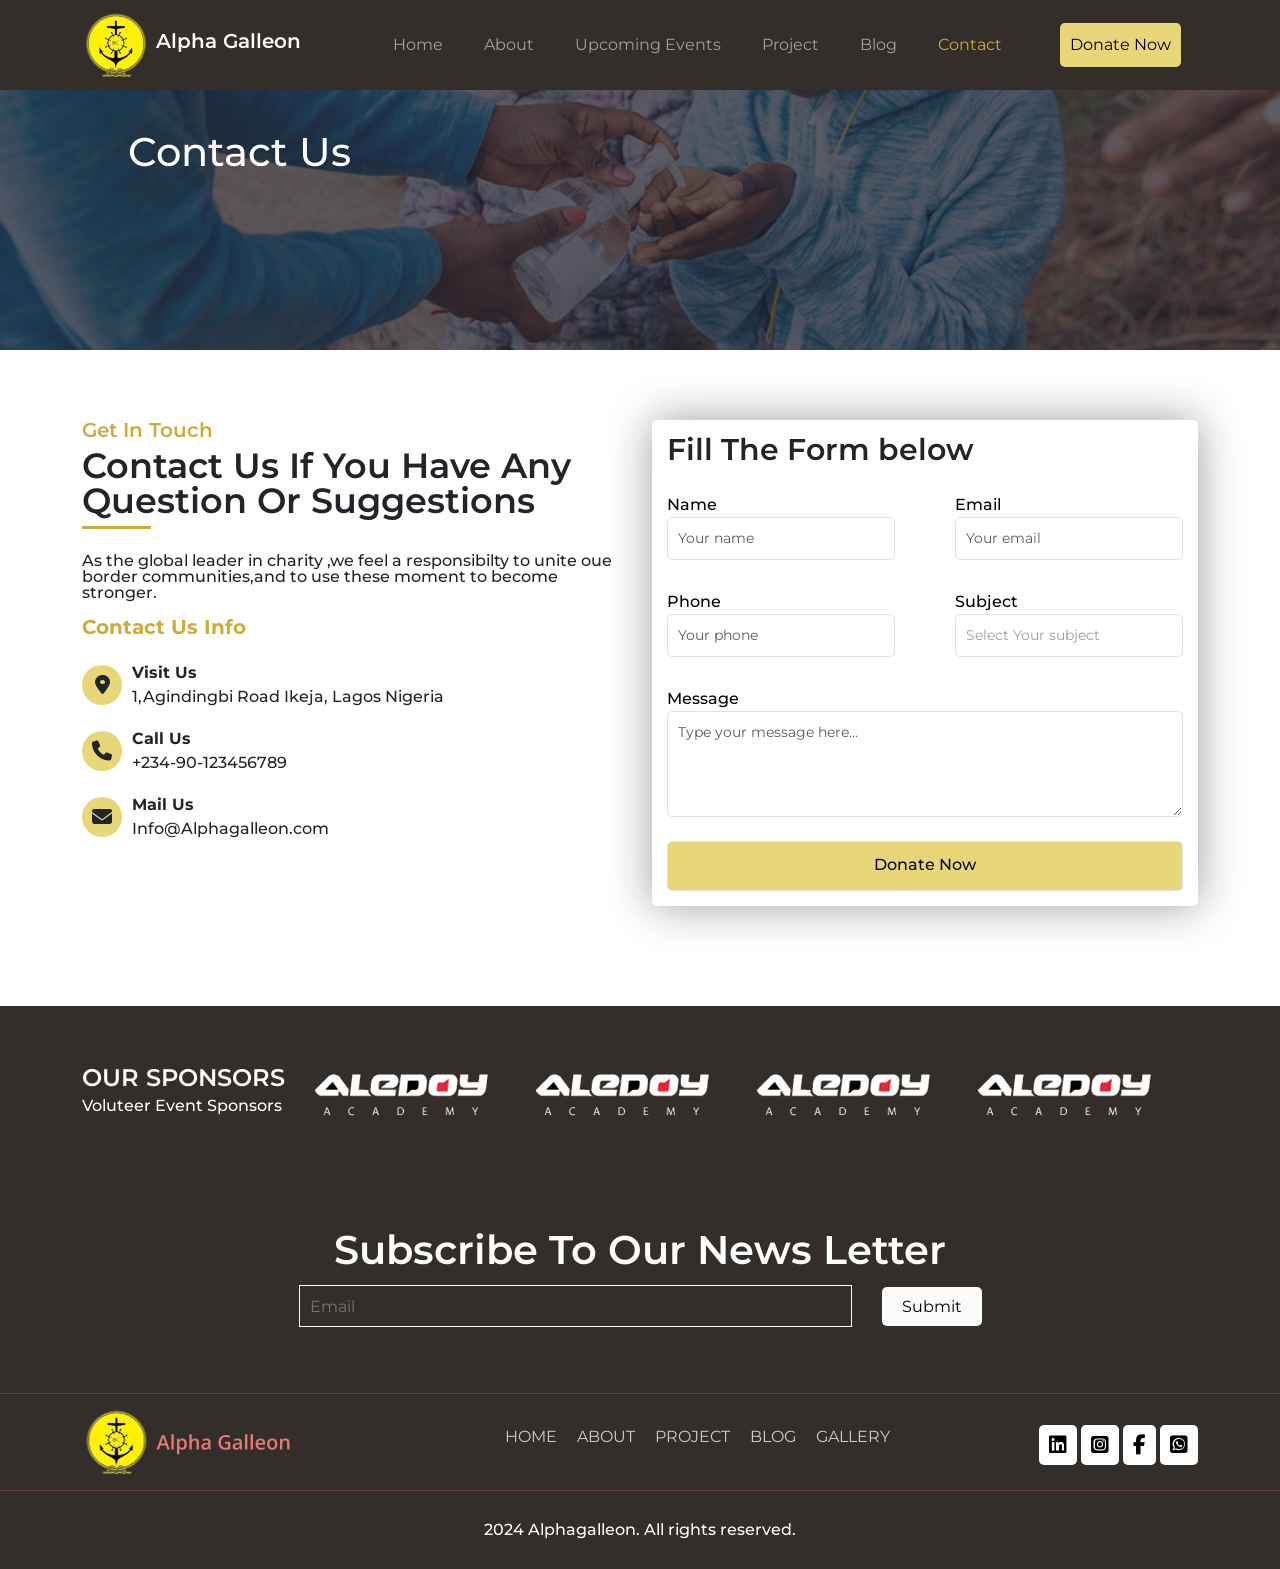
<file: contact.html>
<!DOCTYPE html>
<html lang="en">

<head>
    <meta charset="UTF-8">
<meta name="viewport" content="width=device-width, initial-scale=1.0">
    <title>Alpha Galleon</title>
    <link href="https://cdn.jsdelivr.net/npm/bootstrap@5.3.0/dist/css/bootstrap.min.css" rel="stylesheet">
    <link rel="stylesheet" href="css/bootstrap.min.css">
    <link rel="stylesheet" href="js/bootstrap.min.js">
    <link rel="stylesheet" href="style.css">
    <link rel="shortcut icon" href="images/ban logo 1.png" type="image/x-icon">
    <link href="https://fonts.googleapis.com/css2?family=Montserrat:ital,wght@0,100..900;1,100..900&display=swap"
        rel="stylesheet">
    <link rel="stylesheet" href="font-awesome/css/fontawesome.min.css">
    <link rel="stylesheet" href="font-awesome/css/brands.css">
    <link rel="stylesheet" href="font-awesome/css/solid.css">
</head>

<body>

    <!-- Navbar -->
    <nav class="navbar navbar-expand-lg navbar-dark px-3 justify-content-center">
        <div class="container">
            <a class="navbar-brand d-flex align-items-center" href="index.html">
                <img src="images/ban logo 1.png" alt="Logo" class="logo">
                <h4>
                    Alpha Galleon
                </h4>
            </a>
            <button class="navbar-toggler" type="button" data-bs-toggle="collapse" data-bs-target="#navbarNav"
                aria-controls="navbarNav">
                <span class="navbar-toggler-icon"></span>
            </button>
            <div class="collapse navbar-collapse justify-content-center" id="navbarNav">
                <ul class="navbar-nav">
                    <li class="nav-item"><a class="nav-link" href="index.html">Home</a></li>
                    <li class="nav-item"><a class="nav-link" href="about.html">About</a></li>
                    <li class="nav-item"><a class="nav-link" href="event.html">Upcoming Events</a></li>
                    <li class="nav-item"><a class="nav-link" href="our-projects.html">Project</a></li>
                    <li class="nav-item"><a class="nav-link" href="#">Blog</a></li>
                    <li class="nav-item"><a class="nav-link active" href="contact.html">Contact</a></li>
                </ul>
                <a href="donation.html" class="don-btn">Donate Now</a>
            </div>
        </div>
    </nav>
    <div class="about-hero">
        <div class="ab-hero-text">
            <h1>Contact Us</h1>
        </div>
    </div>
    <section class="nssl">
        <div class="container">
            <div class="row">
                <div class="col-md-6">
                    <div class="get-in-touch">
                        <h5>Get In Touch</h5>
                        <h4>Contact Us If You Have Any Question Or Suggestions</h4>
                        <div class="line"></div><br>
                        <p>As the global leader in charity ,we feel a responsibilty to unite oue border communities,and to use these moment to
                        become stronger.</p>
                        <div class="contact-info">
                            <h5>Contact Us Info</h5>
                            <div class="mail-icon">
                                <i class="fa-solid fa-location-dot"></i>
                                <div class="mail-info">
                                    <h3>Visit Us</h3>
                                    <p>1,Agindingbi Road Ikeja, Lagos Nigeria</p>               
                                 </div>
                            </div>
                            <div class="mail-icon">
                                <i class="fa-solid fa-phone"></i>
                                <div class="mail-info">
                                    <h3>Call Us</h3>
                                    <p>+234-90-123456789</p>               
                                 </div>
                            </div>
                            <div class="mail-icon">
                                <i class="fa-solid fa-envelope"></i>
                                <div class="mail-info">
                                    <h3>Mail Us</h3>
                                    <p>Info@Alphagalleon.com</p>               
                                 </div>
                            </div>
                        </div>
                    </div>
                </div>
                <div class="col-md-6">
                    <div class="fill-form">
                       <h3>Fill The Form below</h3>
                       <form action="post" method="post">
                       <div class="first-sect">
                        <div class="first-field">
                            <label for="name">Name</label><br>
                            <input type="text" name="name" id="name" placeholder="Your name" class="form-group">
                        </div>
                        
                        <div class="second-field">
                            <label for="email">Email</label><br>
                            <input type="email" name="email" id="email" placeholder="Your email" class="form-group">
                            </div>
                       </div>
                       
                      <div class="second-sect">
                        <div class="third-field">
                            <label for="phone">Phone</label><br>
                            <input type="phone" name="phone" id="phone" placeholder="Your phone" class="form-group">
                        </div>
                        <div class="forth-field">
                            <label for="phone">Subject</label><br>
                            <select name="subject" id="subject" class="form-group" width="100">
                                <option value="subject" class="form-group">Select Your subject</option>
                                <option value="subject" class="form-group">Select Your subject</option>
                                <option value="subject" class="form-group">Select Your subject</option>
                                <option value="subject" class="form-group">Select Your subject</option>
                                <option value="subject" class="form-group">Select Your subject</option>
                                <option value="subject" class="form-group">Select Your subject</option>
                            </select>
                            </div>
                      </div>
                      <div class="message">
                          <label for="message">Message</label><br>
                          <textarea id="message-input" rows="4" cols="50" placeholder="Type your message here..." class="form-group"></textarea> <br>
                      </div>
                  </form>
                  <div class="contact-btn">
                      <a href="donation.html" class="form-group">Donate Now</a>
                  </div>
                    </div>
                    </div>
                </div>
            </div>
    </section>
    <div class="footer-section">
        <div class="container">
            <div class="footer-content-one">
                <div class="f-content">
                    <h6>OUR SPONSORS</h6>
                    <p>Voluteer Event Sponsors</p>
                </div>
                <div class="row">
                    <div class="col-md-3">
                        <img class="img-fluid " src="images/white aledoy logo2 1.png" alt="">
                    </div>
                    <div class="col-md-3">
                        <img class="img-fluid " src="images/white aledoy logo2 1.png" alt="">
                    </div>
                    <div class="col-md-3">
                        <img class="img-fluid " src="images/white aledoy logo2 1.png" alt="">
                    </div>
                    <div class="col-md-3">
                        <img class="img-fluid " src="images/white aledoy logo2 1.png" alt="">
                    </div>
                </div>
            </div>
        </div>
        <div class="footer-content-two">
            <h4>Subscribe To Our News Letter</h4>
            <input type="email" name="email" id="email" placeholder="Email"><a href="#">Submit</a>
        </div>
        <div class="third-content">
            <hr>
            <div class="container">
                <a href="index.html"><img src="images/logo-color.png" alt=""></a>
                <ul class="footer-links">
                    <li><a href="index.html">HOME</a></li>
                    <li><a href="about.html">ABOUT</a></li>
                    <li><a href="our-projects.html">PROJECT</a></li>
                    <li><a href="#">BLOG</a></li>
                    <li><a href="gallery.html">GALLERY</a></li>
                </ul>
                <div class="social-medias">
                    <a href="#"><i class="fa-brands fa-linkedin"></i></a>
                    <a href="#"><i class="fa-brands fa-square-instagram"></i></a>
                    <a href="#"><i class="fa-brands fa-facebook-f"></i></a>
                    <a href="#"><i class="fa-brands fa-square-whatsapp"></i></a>
                </div>
            </div>
            <hr>
        </div>
        <div class="copyright">
            <p>2024 Alphagalleon. All rights reserved.</p>
        </div>
    </div>
    <script src="https://cdn.jsdelivr.net/npm/bootstrap@5.3.0/dist/js/bootstrap.bundle.min.js"></script>
    <script src="script.js">
    </script>
    <script>
        // Set the target date for the countdown (Year, Month (0-11), Day, Hour, Minute, Second)
        const countDownDate = new Date("2025-06-06T18:00:00").getTime();

        // Update the countdown every 1 second
        const timerInterval = setInterval(function () {
            const now = new Date().getTime();
            const distance = countDownDate - now;

            // Time calculations
            const days = Math.floor(distance / (1000 * 60 * 60 * 24));
            const hours = Math.floor((distance % (1000 * 60 * 60 * 24)) / (1000 * 60 * 60));
            const minutes = Math.floor((distance % (1000 * 60 * 60)) / (1000 * 60));
            const seconds = Math.floor((distance % (1000 * 60)) / 1000);

            // Update DOM
            document.getElementById("days").innerHTML = String(days).padStart(2, '0');
            document.getElementById("hours").innerHTML = String(hours).padStart(2, '0');
            document.getElementById("minutes").innerHTML = String(minutes).padStart(2, '0');
            document.getElementById("seconds").innerHTML = String(seconds).padStart(2, '0');

            // Stop the timer if countdown is over
            if (distance < 0) {
                clearInterval(timerInterval);
                document.querySelector(".timer").innerHTML = "Event Started!";
            }
        }, 1000);
    </script>

</body>

</html>
</file>
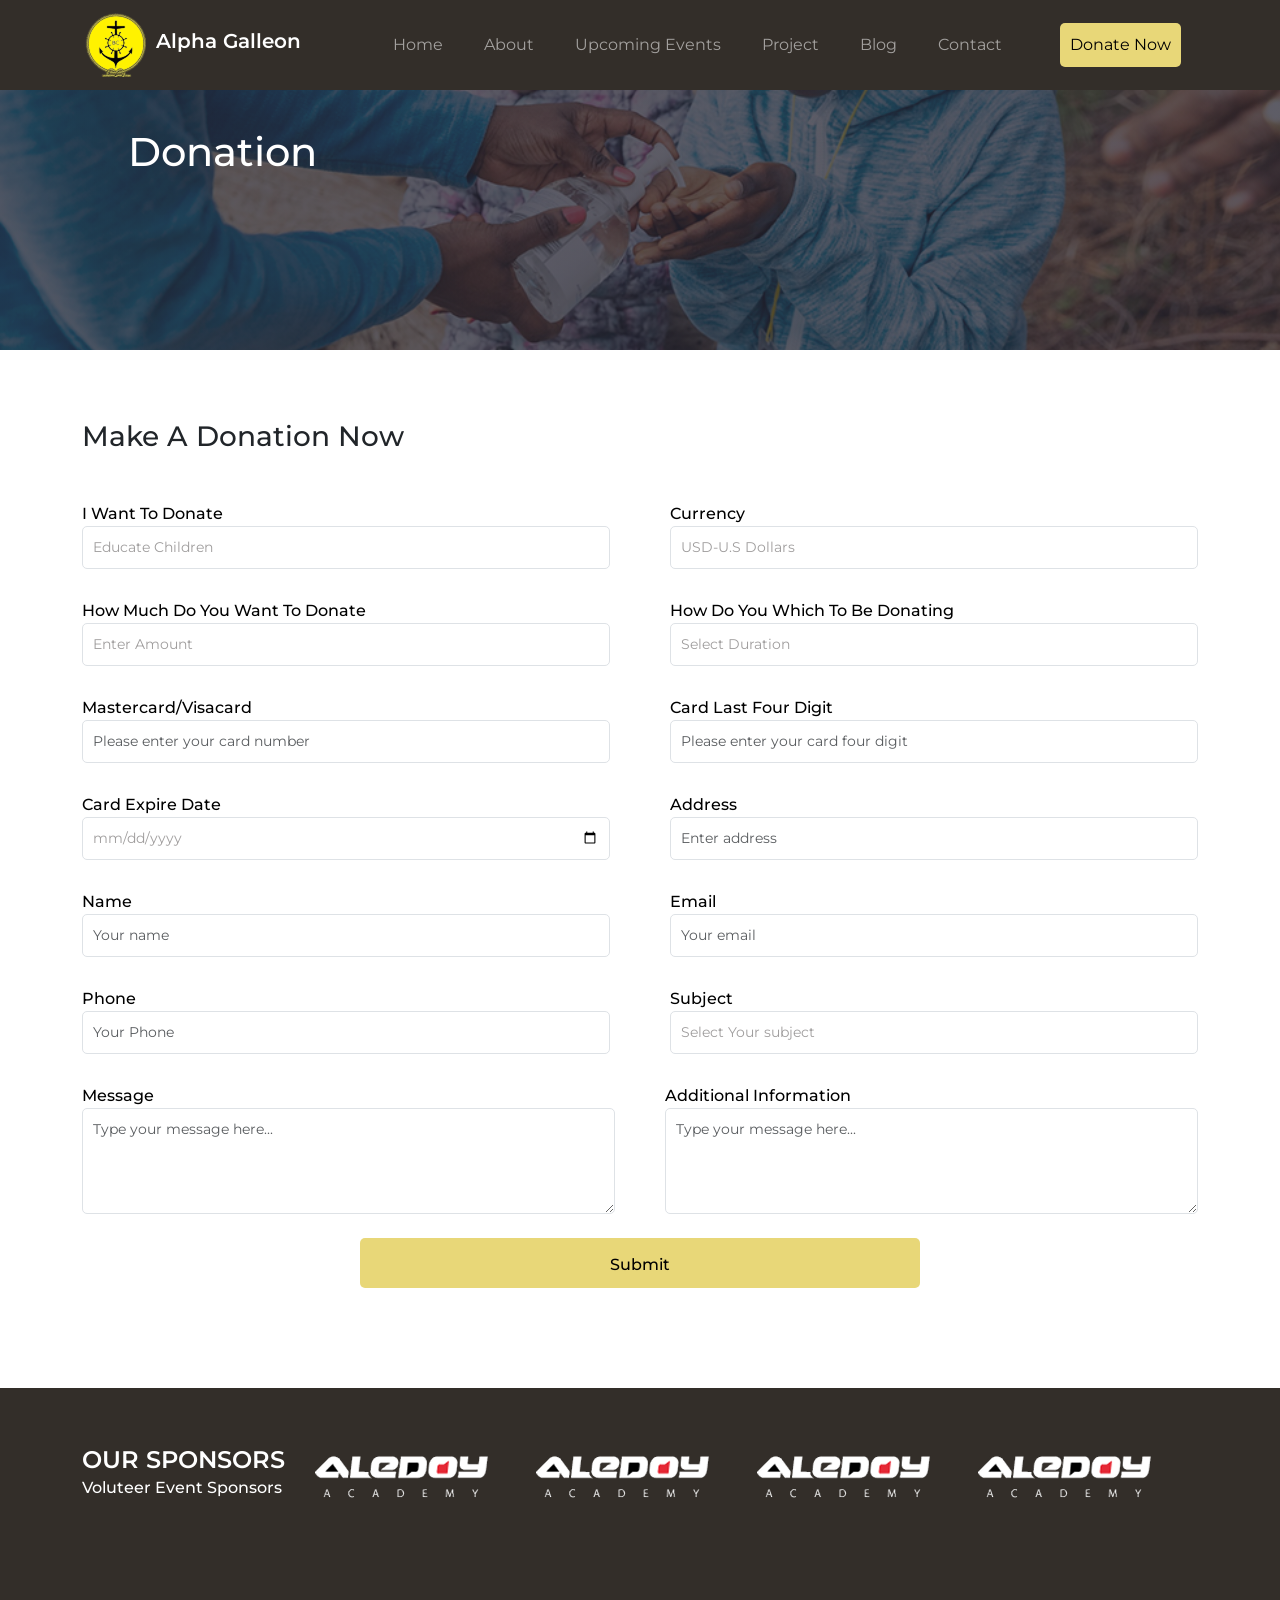
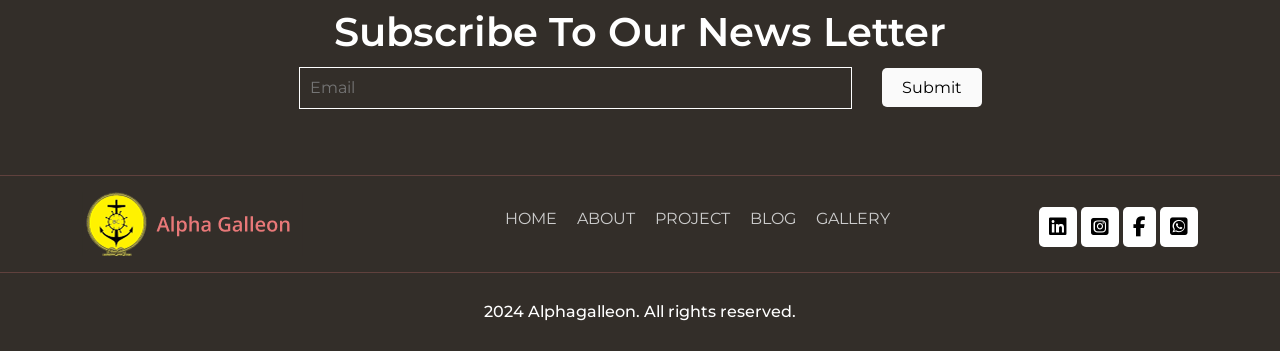
<file: donation.html>
<!DOCTYPE html>
<html lang="en">

<head>
    <meta charset="UTF-8">
<meta name="viewport" content="width=device-width, initial-scale=1.0">
    <title>Alpha Galleon</title>
    <link href="https://cdn.jsdelivr.net/npm/bootstrap@5.3.0/dist/css/bootstrap.min.css" rel="stylesheet">
    <link rel="stylesheet" href="css/bootstrap.min.css">
    <link rel="stylesheet" href="js/bootstrap.min.js">
    <link rel="stylesheet" href="style.css">
    <link rel="shortcut icon" href="images/ban logo 1.png" type="image/x-icon">
    <link href="https://fonts.googleapis.com/css2?family=Montserrat:ital,wght@0,100..900;1,100..900&display=swap"
        rel="stylesheet">
    <link rel="stylesheet" href="font-awesome/css/fontawesome.min.css">
    <link rel="stylesheet" href="font-awesome/css/brands.css">
    <link rel="stylesheet" href="font-awesome/css/solid.css">
</head>

<body>

    <!-- Navbar -->
    <nav class="navbar navbar-expand-lg navbar-dark px-3 justify-content-center">
        <div class="container">
            <a class="navbar-brand d-flex align-items-center" href="index.html">
                <img src="images/ban logo 1.png" alt="Logo" class="logo">
                <h4>
                    Alpha Galleon
                </h4>
            </a>
            <button class="navbar-toggler" type="button" data-bs-toggle="collapse" data-bs-target="#navbarNav"
                aria-controls="navbarNav">
                <span class="navbar-toggler-icon"></span>
            </button>
            <div class="collapse navbar-collapse justify-content-center" id="navbarNav">
                <ul class="navbar-nav">
                    <li class="nav-item"><a class="nav-link" href="index.html">Home</a></li>
                    <li class="nav-item"><a class="nav-link" href="about.html">About</a></li>
                    <li class="nav-item"><a class="nav-link" href="event.html">Upcoming Events</a></li>
                    <li class="nav-item"><a class="nav-link" href="our-projects.html">Project</a></li>
                    <li class="nav-item"><a class="nav-link" href="#">Blog</a></li>
                    <li class="nav-item"><a class="nav-link" href="contact.html">Contact</a></li>
                </ul>
                <a href="donation.html" class="don-btn">Donate Now</a>
            </div>
        </div>
    </nav>
    <div class="about-hero">
        <div class="ab-hero-text">
            <h1>Donation</h1>
        </div>
    </div>
    <section class="nssl">
        <div class="container">
           <h3 style="padding-bottom: 40px;">Make A Donation Now</h3>
        <form action="post" method="post">
            <div class="second-sect">
                <div class="forth-field">
                    <label for="phone">I Want To Donate </label><br>
                    <select name="subject" id="subject" class="form-group" width="100">
                        <option value="subject" class="form-group">Educate Children <i class="fa-solid fa-angle-down"></i></option>
                        <option value="subject" class="form-group">Educate Children</option>
                        <option value="subject" class="form-group">Educate Children</option>
                        <option value="subject" class="form-group">Educate Children</option>
                        <option value="subject" class="form-group">Educate Children</option>
                        <option value="subject" class="form-group">Educate Children</option>
                    </select>
                </div>
        
                <div class="forth-field">
                    <label for="phone">Currency</label><br>
                    <select name="subject" id="subject" class="form-group" width="100">
                        <option value="subject" class="form-group">USD-U.S Dollars <i class="fa-solid fa-angle-down"></i></option>
                        <option value="subject" class="form-group">Naira</option>
                        <option value="subject" class="form-group">Euro</option>
                        <option value="subject" class="form-group">pounds</option>
                    </select>
                </div>
            </div>
        
            <div class="second-sect">
                <div class="forth-field">
                    <label for="phone">How Much Do You Want To Donate</label><br>
                    <select name="subject" id="subject" class="form-group" width="100">
                        <option value="subject" class="form-group">Enter Amount <i class="fa-solid fa-angle-down"></i></option>
                        <option value="subject" class="form-group">10, 000</option>
                        <option value="subject" class="form-group">30, 000</option>
                        <option value="subject" class="form-group">60, 000</option>
                        <option value="subject" class="form-group">100, 000</option>
                        <option value="subject" class="form-group">200, 000e</option>
                        <option value="subject" class="form-group">500, 000</option>
                        <option value="subject" class="form-group">1,000 000</option>
                    </select>
                </div>
                <div class="forth-field">
                    <label for="phone">How Do You Which To Be Donating</label><br>
                    <select name="subject" id="subject" class="form-group" width="100">
                        <option value="subject" class="form-group">Select Duration <i class="fa-solid fa-angle-down"></i></option>
                        <option value="subject" class="form-group">Select Duration</option>
                        <option value="subject" class="form-group">Select Duration</option>
                        <option value="subject" class="form-group">Select Duration</option>
                        <option value="subject" class="form-group">Select Duration</option>
                        <option value="subject" class="form-group">Select Duration</option>
                    </select>
                </div>
            </div>
            <div class="second-sect">
                <div class="forth-field">
                    <label for="phone">Mastercard/Visacard</label><br>
                    <input type="number" name="card-number" id="card-number" class="form-group" placeholder="Please enter your card number">
                </div>
                <div class="forth-field">
                    <label for="phone">Card Last Four Digit</label><br>
                    <input type="number" name="card-digit" id="card-digit" class="form-group" placeholder="Please enter your card four digit">
                </div>
                
            </div>
            <div class="first-sect">
                <div class="first-field">
                    <label for="name">Card Expire Date</label><br>
                    <input type="date" name="date" id="date" placeholder="mm/dd/yyyy" class="form-group">
                </div>
            
                <div class="second-field">
                    <label for="email">Address</label><br>
                    <input type="email" name="Enter address" id="Enter address" placeholder="Enter address" class="form-group">
                </div>
            </div>
            <div class="first-sect">
                <div class="first-field">
                    <label for="name">Name</label><br>
                    <input type="text" name="name" id="name" placeholder="Your name" class="form-group">
                </div>
            
                <div class="second-field">
                    <label for="email">Email</label><br>
                    <input type="email" name="email" id="email" placeholder="Your email" class="form-group">
                </div>
            </div>
            <div class="first-sect">
                <div class="first-field">
                    <label for="phone">Phone</label><br>
                    <input type="number" name="phone" id="phone" placeholder="Your Phone" class="form-group">
                </div>
            
                <div class="forth-field">
                    <label for="phone">Subject</label><br>
                    <select name="subject" id="subject" class="form-group" width="100">
                        <option value="subject" class="form-group">Select Your subject <i class="fa-solid fa-angle-down"></i></option>
                        <option value="subject" class="form-group">Food</option>
                        <option value="subject" class="form-group">Education</option>
                        <option value="subject" class="form-group">Charity</option>
                        <option value="subject" class="form-group">Evironmental</option>
                        <option value="subject" class="form-group">Volunteer</option>
                    </select>
                </div>
            </div>
           <div class="massege-form">
            <div class="message">
                <label for="message">Message</label><br>
                <textarea id="message-input" rows="4" cols="50" placeholder="Type your message here..."
                    class="form-group"></textarea> <br>
            </div>
            <div class="message">
                <label for="message">Additional Information</label><br>
                <textarea id="message-input" rows="4" cols="50" placeholder="Type your message here..."
                    class="form-group"></textarea> <br>
            </div>
        </div>
    </form>
    <div class="dform-btn">
     <a href="#">Submit</a>
    </div>
        </div>
    </section>

    <div class="footer-section">
        <div class="container">
            <div class="footer-content-one">
                <div class="f-content">
                    <h6>OUR SPONSORS</h6>
                    <p>Voluteer Event Sponsors</p>
                </div>
                <div class="row">
                    <div class="col-md-3">
                        <img class="img-fluid " src="images/white aledoy logo2 1.png" alt="">
                    </div>
                    <div class="col-md-3">
                        <img class="img-fluid " src="images/white aledoy logo2 1.png" alt="">
                    </div>
                    <div class="col-md-3">
                        <img class="img-fluid " src="images/white aledoy logo2 1.png" alt="">
                    </div>
                    <div class="col-md-3">
                        <img class="img-fluid " src="images/white aledoy logo2 1.png" alt="">
                    </div>
                </div>
            </div>
        </div>
        <div class="footer-content-two">
            <h4>Subscribe To Our News Letter</h4>
            <input type="email" name="email" id="email" placeholder="Email"><a href="#">Submit</a>
        </div>
        <div class="third-content">
            <hr>
            <div class="container">
                <a href="index.html"><img src="images/logo-color.png" alt=""></a>
                <ul class="footer-links">
                    <li><a href="index.html">HOME</a></li>
                    <li><a href="about.html">ABOUT</a></li>
                    <li><a href="our-projects.html">PROJECT</a></li>
                    <li><a href="#">BLOG</a></li>
                    <li><a href="gallery.html">GALLERY</a></li>
                </ul>
                <div class="social-medias">
                    <a href="#"><i class="fa-brands fa-linkedin"></i></a>
                    <a href="#"><i class="fa-brands fa-square-instagram"></i></a>
                    <a href="#"><i class="fa-brands fa-facebook-f"></i></a>
                    <a href="#"><i class="fa-brands fa-square-whatsapp"></i></a>
                </div>
            </div>
            <hr>
        </div>
        <div class="copyright">
            <p>2024 Alphagalleon. All rights reserved.</p>
        </div>
    </div>
    <script src="https://cdn.jsdelivr.net/npm/bootstrap@5.3.0/dist/js/bootstrap.bundle.min.js"></script>
    <script src="script.js">
    </script>
</body>

</html>
</file>
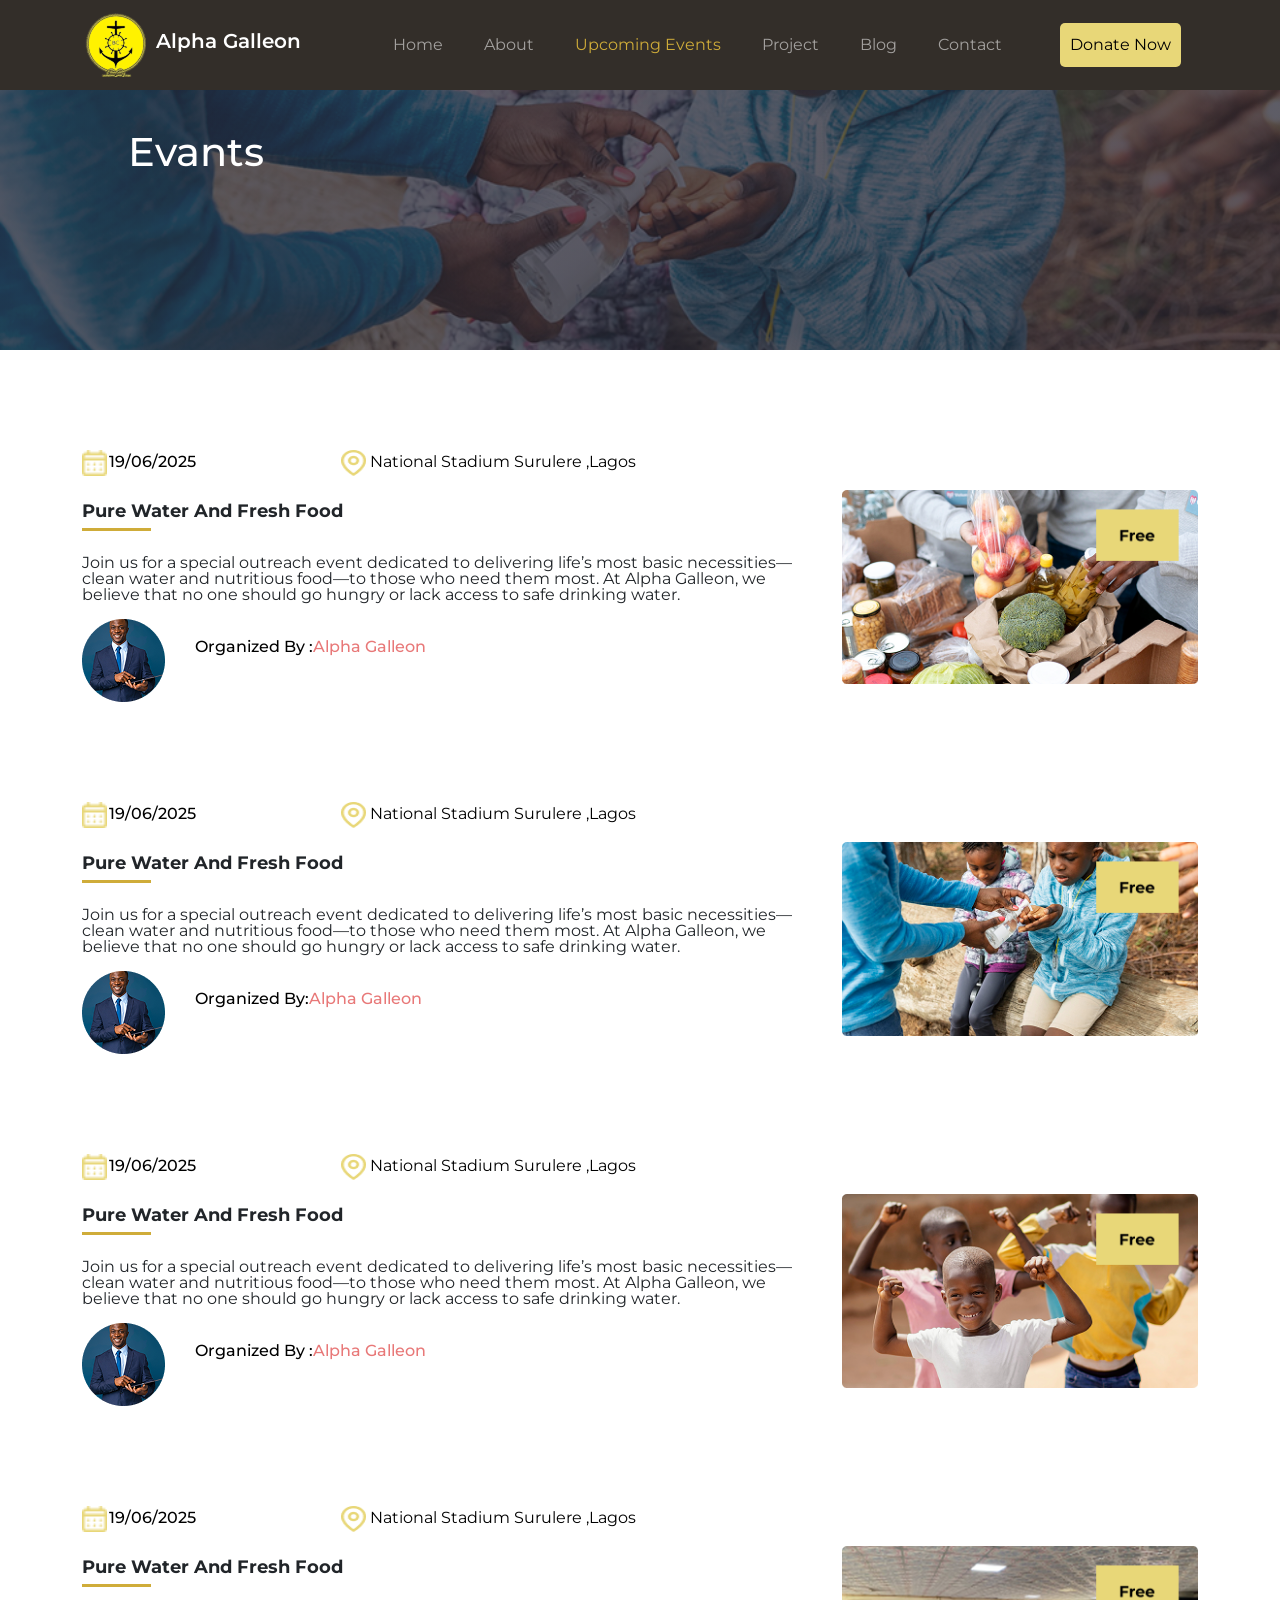
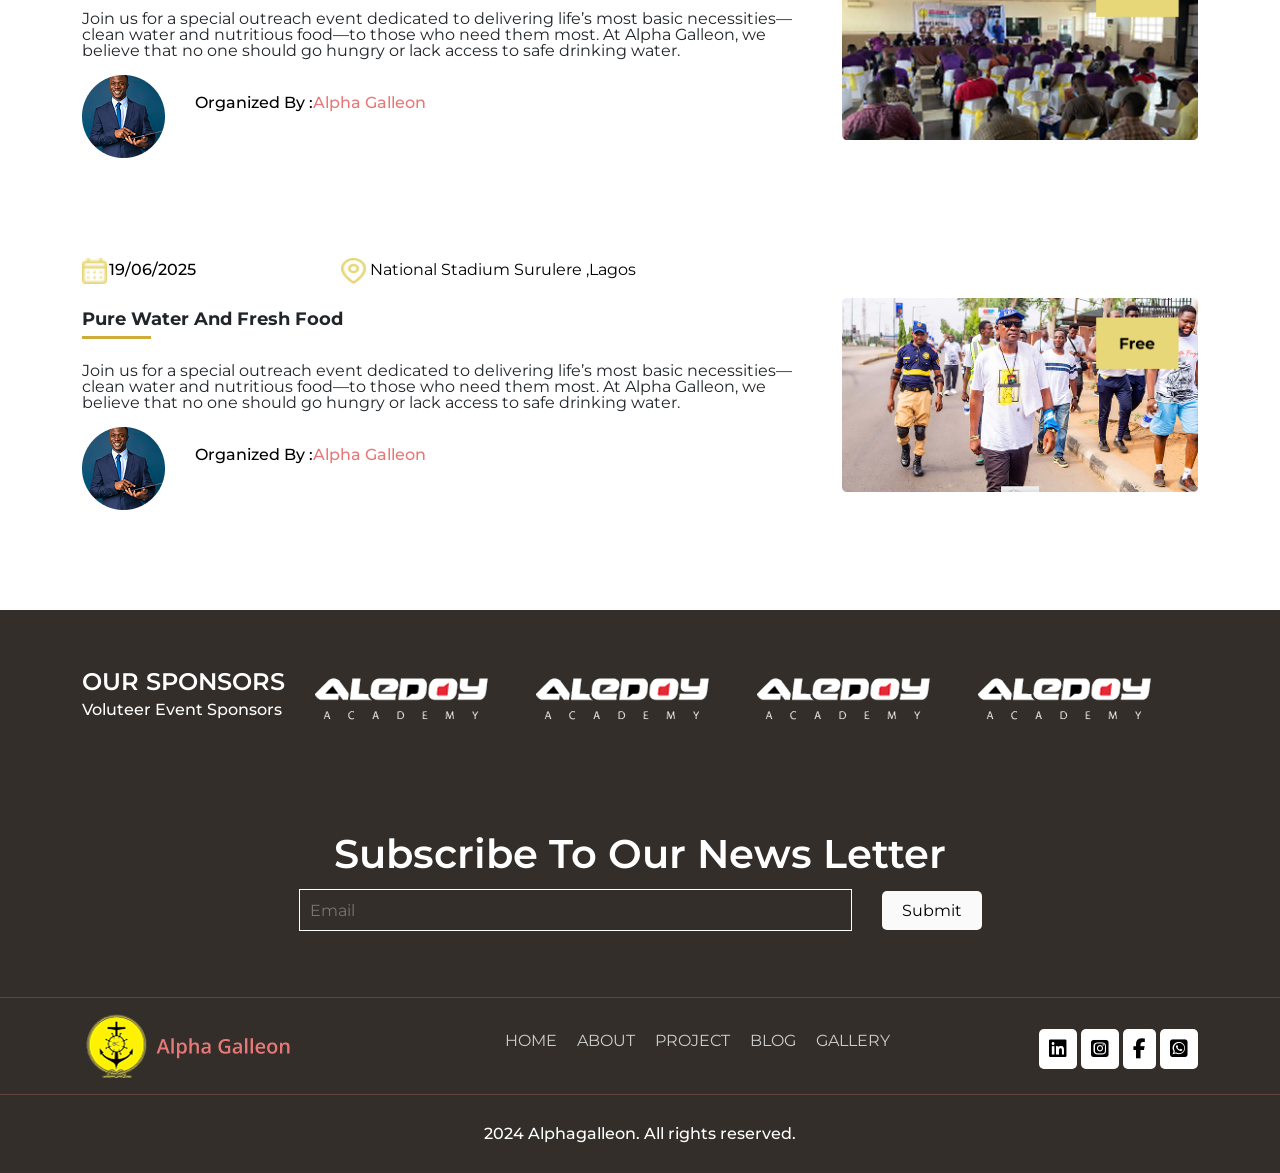
<file: event.html>
<!DOCTYPE html>
<html lang="en">

<head>
    <meta charset="UTF-8">
<meta name="viewport" content="width=device-width, initial-scale=1.0">
    <title>Alpha Galleon</title>
    <link href="https://cdn.jsdelivr.net/npm/bootstrap@5.3.0/dist/css/bootstrap.min.css" rel="stylesheet">
    <link rel="stylesheet" href="css/bootstrap.min.css">
    <link rel="stylesheet" href="js/bootstrap.min.js">
    <link rel="stylesheet" href="style.css">
    <link rel="shortcut icon" href="images/ban logo 1.png" type="image/x-icon">
    <link href="https://fonts.googleapis.com/css2?family=Montserrat:ital,wght@0,100..900;1,100..900&display=swap"
        rel="stylesheet">
    <link rel="stylesheet" href="font-awesome/css/fontawesome.min.css">
    <link rel="stylesheet" href="font-awesome/css/brands.css">
    <link rel="stylesheet" href="font-awesome/css/solid.css">
</head>

<body>

    <!-- Navbar -->
    <nav class="navbar navbar-expand-lg navbar-dark px-3 justify-content-center">
        <div class="container">
            <a class="navbar-brand d-flex align-items-center" href="index.html">
                <img src="images/ban logo 1.png" alt="Logo" class="logo">
                <h4>
                    Alpha Galleon
                </h4>
            </a>
            <button class="navbar-toggler" type="button" data-bs-toggle="collapse" data-bs-target="#navbarNav"
                aria-controls="navbarNav">
                <span class="navbar-toggler-icon"></span>
            </button>
            <div class="collapse navbar-collapse justify-content-center" id="navbarNav">
                <ul class="navbar-nav">
                    <li class="nav-item"><a class="nav-link" href="index.html">Home</a></li>
                    <li class="nav-item"><a class="nav-link" href="about.html">About</a></li>
                    <li class="nav-item"><a class="nav-link active" href="event.html">Upcoming Events</a></li>
                    <li class="nav-item"><a class="nav-link" href="our-projects.html">Project</a></li>
                    <li class="nav-item"><a class="nav-link" href="#">Blog</a></li>
                    <li class="nav-item"><a class="nav-link" href="contact.html">Contact</a></li>
                </ul>
                <a href="donation.html" class="don-btn">Donate Now</a>
            </div>
        </div>
    </nav>
    <div class="about-hero">
        <div class="ab-hero-text">
            <h1>Evants</h1>
        </div>
    </div>
    <section class="nssl">
        <div class="container">
            <div class="row">
                <div class="col-md-8">
                    <div class="nssl-content">
                        <div class="date-section2">
                            <p style="padding-right: 10px; border: none;"><img class="img-fluid" src="images/Vector.png" alt=""><input type="text" name="date" id="date" placeholder="19/06/2025"></p>
                            <p><img class="img-fluid" src="images/locationvec.png" alt="">
                                National Stadium Surulere ,Lagos</p>
                        </div>
                        <h4>Pure Water And Fresh Food</h4>
                       <div class="line"></div><br>
                        <p>Join us for a special outreach event dedicated to delivering life’s most basic necessities—clean water and nutritious
                        food—to those who need them most. At Alpha Galleon, we believe that no one should go hungry or lack access to safe
                        drinking water.</p>
                        <div class="alpha-galeon">
                            <img class="img-fluid" src="images/Ellipse 5.png" alt="">
                            <h6>Organized By : <span style="color: #E87878;">Alpha Galleon</span></h6>
                        </div>
                    </div>
                </div>
                <div class="col-md-4">
                    <div class="nssl-content-img">
                        <img class="img-fluid" src="images/free.png" alt="">
                    </div>
                </div>
            </div>


            <div class="row">
                <div class="col-md-8">
                    <div class="nssl-content">
                        <div class="date-section2">
                            <p style="padding-right: 10px; border: none;"><img class="img-fluid" src="images/Vector.png" alt=""><input  type="text" name="date" id="date" placeholder="19/06/2025"></p>
                            <p><img class="img-fluid" src="images/locationvec.png" alt="">
                                National Stadium Surulere ,Lagos</p>
                        </div>
                        <h4>Pure Water And Fresh Food</h4>
                       <div class="line"></div><br>
                        <p>Join us for a special outreach event dedicated to delivering life’s most basic necessities—clean water and nutritious
                        food—to those who need them most. At Alpha Galleon, we believe that no one should go hungry or lack access to safe
                        drinking water.</p>
                        <div class="alpha-galeon">
                            <img class="img-fluid" src="images/Ellipse 5.png" alt="">
                            <h6>Organized By:<span style="color: #E87878;">Alpha Galleon</span></h6>
                        </div>
                    </div>
                </div>
                <div class="col-md-4">
                    <div class="nssl-content-img">
                        <img class="img-fluid" src="images/free (2).png" alt="">
                    </div>
                </div>
            </div>


            <div class="row">
                <div class="col-md-8">
                    <div class="nssl-content">
                        <div class="date-section2">
                            <p style="padding-right: 10px; border: none;"><img class="img-fluid" src="images/Vector.png" alt=""><input  type="text" name="date" id="date" placeholder="19/06/2025"></p>
                            <p><img class="img-fluid" src="images/locationvec.png" alt="">
                                National Stadium Surulere ,Lagos</p>
                        </div>
                        <h4>Pure Water And Fresh Food</h4>
                       <div class="line"></div><br>
                        <p>Join us for a special outreach event dedicated to delivering life’s most basic necessities—clean water and nutritious
                        food—to those who need them most. At Alpha Galleon, we believe that no one should go hungry or lack access to safe
                        drinking water.</p>
                        <div class="alpha-galeon">
                            <img class="img-fluid" src="images/Ellipse 5.png" alt="">
                            <h6>Organized By : <span style="color: #E87878;">Alpha Galleon</span></h6>
                        </div>
                    </div>
                </div>
                <div class="col-md-4">
                    <div class="nssl-content-img">
                        <img class="img-fluid" src="images/free (3).png" alt="">
                    </div>
                </div>
            </div>


            <div class="row">
                <div class="col-md-8">
                    <div class="nssl-content">
                        <div class="date-section2">
                            <p style="padding-right: 10px; border: none;"><img class="img-fluid" src="images/Vector.png" alt=""><input  type="text" name="date" id="date" placeholder="19/06/2025"></p>
                            <p><img class="img-fluid" src="images/locationvec.png" alt="">
                                National Stadium Surulere ,Lagos</p>
                        </div>
                        <h4>Pure Water And Fresh Food</h4>
                       <div class="line"></div><br>
                        <p>Join us for a special outreach event dedicated to delivering life’s most basic necessities—clean water and nutritious
                        food—to those who need them most. At Alpha Galleon, we believe that no one should go hungry or lack access to safe
                        drinking water.</p>
                        <div class="alpha-galeon">
                            <img class="img-fluid" src="images/Ellipse 5.png" alt="">
                            <h6>Organized By : <span style="color: #E87878;">Alpha Galleon</span></h6>
                        </div>
                    </div>
                </div>
                <div class="col-md-4">
                    <div class="nssl-content-img">
                        <img class="img-fluid" src="images/free (4).png" alt="">
                    </div>
                </div>
            </div>


            <div class="row">
                <div class="col-md-8">
                    <div class="nssl-content">
                        <div class="date-section2">
                            <p style="padding-right: 10px; border: none;"><img class="img-fluid" src="images/Vector.png" alt=""><input type="text" name="date" id="date" placeholder="19/06/2025"></p>
                            <p><img class="img-fluid" src="images/locationvec.png" alt="">
                                National Stadium Surulere ,Lagos</p>
                        </div>
                        <h4>Pure Water And Fresh Food</h4>
                       <div class="line"></div><br>
                        <p>Join us for a special outreach event dedicated to delivering life’s most basic necessities—clean water and nutritious
                        food—to those who need them most. At Alpha Galleon, we believe that no one should go hungry or lack access to safe
                        drinking water.</p>
                        <div class="alpha-galeon">
                            <img class="img-fluid" src="images/Ellipse 5.png" alt="">
                            <h6>Organized By : <span style="color: #E87878;">Alpha Galleon</span></h6>
                        </div>
                    </div>
                </div>
                <div class="col-md-4">
                    <div class="nssl-content-img">
                        <img class="img-fluid" src="images/free (5).png" alt="">
                    </div>
                </div>
            </div>
        </div>
    </section>

    <div class="footer-section">
        <div class="container">
            <div class="footer-content-one">
                <div class="f-content">
                    <h6>OUR SPONSORS</h6>
                    <p>Voluteer Event Sponsors</p>
                </div>
                <div class="row">
                    <div class="col-md-3">
                        <img class="img-fluid " src="images/white aledoy logo2 1.png" alt="">
                    </div>
                    <div class="col-md-3">
                        <img class="img-fluid " src="images/white aledoy logo2 1.png" alt="">
                    </div>
                    <div class="col-md-3">
                        <img class="img-fluid " src="images/white aledoy logo2 1.png" alt="">
                    </div>
                    <div class="col-md-3">
                        <img class="img-fluid " src="images/white aledoy logo2 1.png" alt="">
                    </div>
                </div>
            </div>
        </div>
        <div class="footer-content-two">
            <h4>Subscribe To Our News Letter</h4>
            <input type="email" name="email" id="email" placeholder="Email"><a href="#">Submit</a>
        </div>
        <div class="third-content">
            <hr>
            <div class="container">
                <a href="index.html"><img src="images/logo-color.png" alt=""></a>
                <ul class="footer-links">
                    <li><a href="index.html">HOME</a></li>
                    <li><a href="about.html">ABOUT</a></li>
                    <li><a href="our-projects.html">PROJECT</a></li>
                    <li><a href="#">BLOG</a></li>
                    <li><a href="gallery.html">GALLERY</a></li>
                </ul>
                <div class="social-medias">
                    <a href="#"><i class="fa-brands fa-linkedin"></i></a>
                    <a href="#"><i class="fa-brands fa-square-instagram"></i></a>
                    <a href="#"><i class="fa-brands fa-facebook-f"></i></a>
                    <a href="#"><i class="fa-brands fa-square-whatsapp"></i></a>
                </div>
            </div>
            <hr>
        </div>
        <div class="copyright">
            <p>2024 Alphagalleon. All rights reserved.</p>
        </div>
    </div>
    <script src="https://cdn.jsdelivr.net/npm/bootstrap@5.3.0/dist/js/bootstrap.bundle.min.js"></script>
    <script src="script.js">
    </script>
    <script>
        // Set the target date for the countdown (Year, Month (0-11), Day, Hour, Minute, Second)
        const countDownDate = new Date("2025-06-06T18:00:00").getTime();

        // Update the countdown every 1 second
        const timerInterval = setInterval(function () {
            const now = new Date().getTime();
            const distance = countDownDate - now;

            // Time calculations
            const days = Math.floor(distance / (1000 * 60 * 60 * 24));
            const hours = Math.floor((distance % (1000 * 60 * 60 * 24)) / (1000 * 60 * 60));
            const minutes = Math.floor((distance % (1000 * 60 * 60)) / (1000 * 60));
            const seconds = Math.floor((distance % (1000 * 60)) / 1000);

            // Update DOM
            document.getElementById("days").innerHTML = String(days).padStart(2, '0');
            document.getElementById("hours").innerHTML = String(hours).padStart(2, '0');
            document.getElementById("minutes").innerHTML = String(minutes).padStart(2, '0');
            document.getElementById("seconds").innerHTML = String(seconds).padStart(2, '0');

            // Stop the timer if countdown is over
            if (distance < 0) {
                clearInterval(timerInterval);
                document.querySelector(".timer").innerHTML = "Event Started!";
            }
        }, 1000);
    </script>

</body>

</html>
</file>
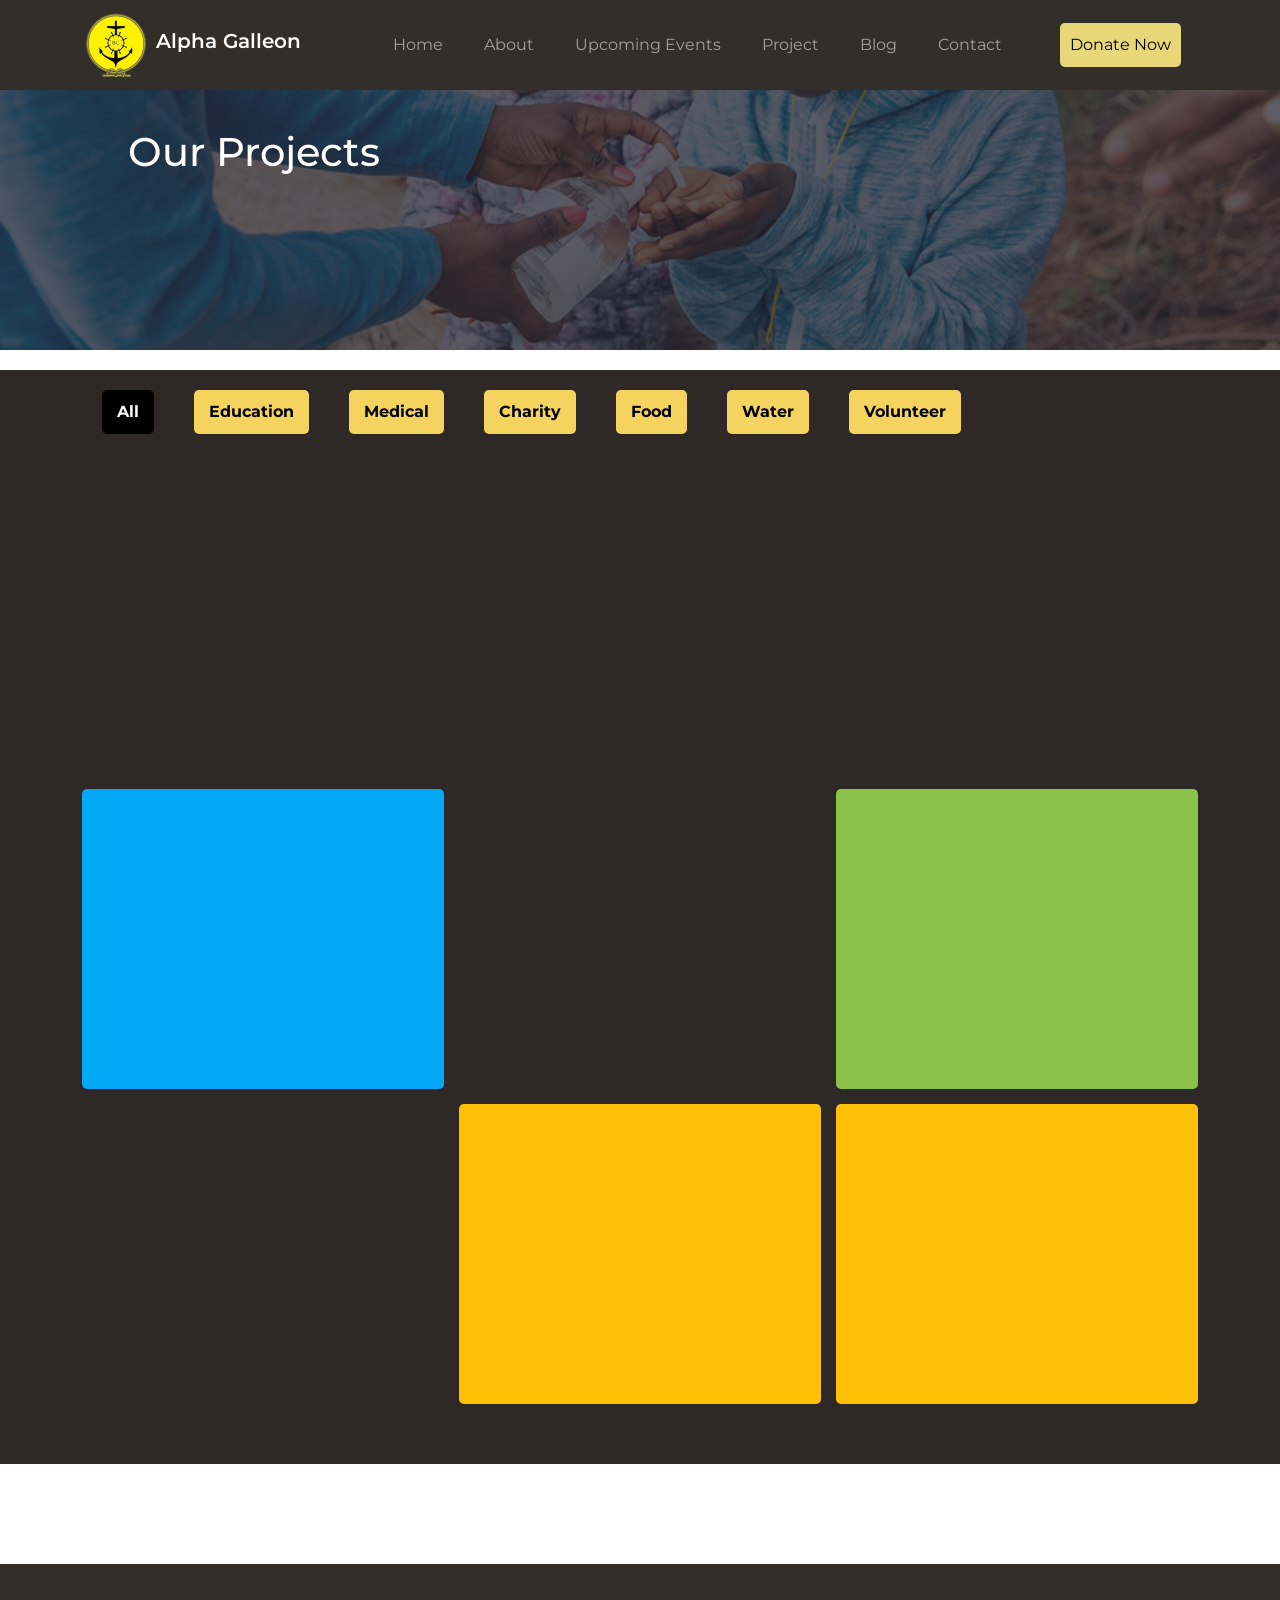
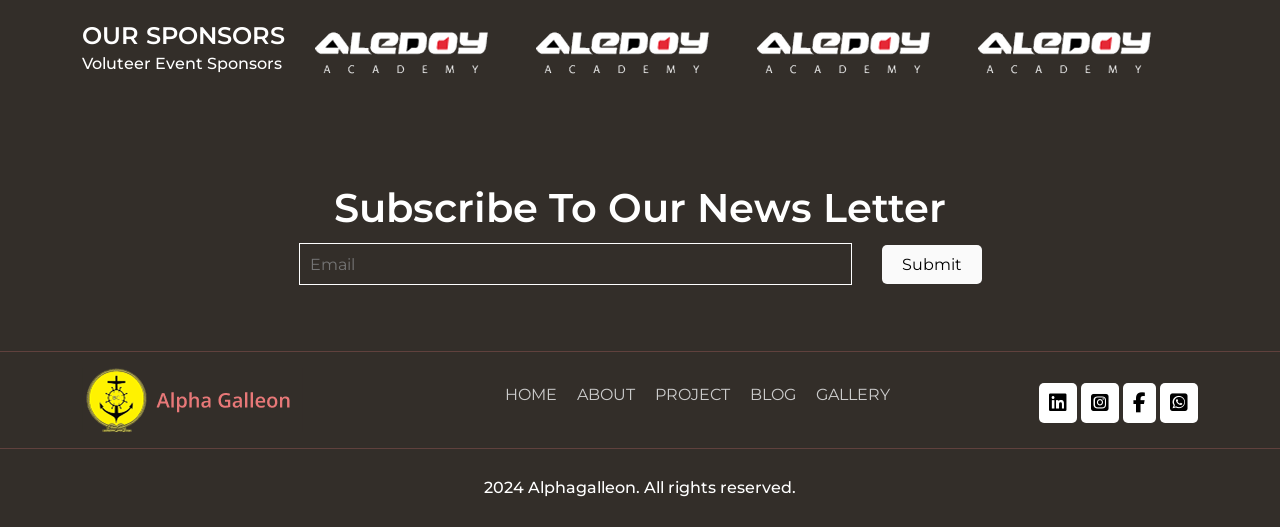
<file: gallery.html>
<!DOCTYPE html>
<html lang="en">

<head>
    <meta charset="UTF-8">
    <meta name="viewport" content="width=device-width, initial-scale=1.0">
    <title>Alpha Galleon</title>
    <link href="https://cdn.jsdelivr.net/npm/bootstrap@5.3.0/dist/css/bootstrap.min.css" rel="stylesheet">
    <link rel="stylesheet" href="css/bootstrap.min.css">
    <link rel="stylesheet" href="js/bootstrap.min.js">
    <link rel="stylesheet" href="style.css">
    <link rel="shortcut icon" href="images/ban logo 1.png" type="image/x-icon">
    <link href="https://fonts.googleapis.com/css2?family=Montserrat:ital,wght@0,100..900;1,100..900&display=swap"
        rel="stylesheet">
    <link rel="stylesheet" href="font-awesome/css/fontawesome.min.css">
    <link rel="stylesheet" href="font-awesome/css/brands.css">
    <link rel="stylesheet" href="font-awesome/css/solid.css">
    <link rel="stylesheet" href="gallery.css">

</style>
<body>

    <!-- Navbar -->
    <nav class="navbar navbar-expand-lg navbar-dark px-3 justify-content-center">
        <div class="container">
            <a class="navbar-brand d-flex align-items-center" href="index.html">
                <img src="images/ban logo 1.png" alt="Logo" class="logo">
                <h4>
                    Alpha Galleon
                </h4>
            </a>
            <button class="navbar-toggler" type="button" data-bs-toggle="collapse" data-bs-target="#navbarNav"
                aria-controls="navbarNav">
                <span class="navbar-toggler-icon"></span>
            </button>
            <div class="collapse navbar-collapse justify-content-center" id="navbarNav">
                <ul class="navbar-nav">
                    <li class="nav-item"><a class="nav-link" href="index.html">Home</a></li>
                    <li class="nav-item"><a class="nav-link" href="about.html">About</a></li>
                    <li class="nav-item"><a class="nav-link" href="event.html">Upcoming Events</a></li>
                    <li class="nav-item"><a class="nav-link" href="our-projects.html">Project</a></li>
                    <li class="nav-item"><a class="nav-link" href="#">Blog</a></li>
                    <li class="nav-item"><a class="nav-link" href="contact.html">Contact</a></li>
                </ul>
                <a href="donation.html" class="don-btn">Donate Now</a>
            </div>
        </div>
    </nav>
    <div class="about-hero">
        <div class="ab-hero-text">
            <h1>Our Projects</h1>
        </div>
    </div>
    
<div class="gallery-section">
    <div class="container">
        <div class="filter-tabs">
            <button class="tab active" data-filter="all">All</button>
            <button class="tab" data-filter="education">Education</button>
            <button class="tab" data-filter="medical">Medical</button>
            <button class="tab" data-filter="charity">Charity</button>
            <button class="tab" data-filter="food">Food</button>
            <button class="tab" data-filter="water">Water</button>
            <button class="tab" data-filter="volunteer">Volunteer</button>
        </div>
        
        <div class="gallery">
            <div class="item1 food">
                   <div class="gileon-food">
                    <h4>Feed The Poor Outreach (2024)</h4>
                   </div>
                </div>

                <div class="item2 education">
                    <div class="aphagileon-education">
                <h4>Educational Outreach (2024)</h4>
                    </div>
            </div>

            <div class="item3 medical">
                <div class="aphagileon-medical">
                <h4>Medical Outreach (2024)</h4>
                </div>
            </div>

            <div class="item4 water">
                <div class="aphagileon-water">
                <h4>Good Water Community Outreach (2024)</h4>
            </div>
            </div>

            <div class="item5 charity">
                <div class="aphagileon-charity">
                <h4>Galleon Charity Work (2024)</h4>
                </div>
            </div>

            <div class="item6 environment">
                <div class="aphagileon-environment">
                <h4>Environmental Outreach (2024)</h4>
                </div>
            </div>

            <div class="item7 food">
                <div class="gileon-food">
                <h4>Galleon Assembly (2024)</h4>
                </div>
            </div>

            <div class="item8 volunteer">
                 <div class="aphagileon-volunteer">
                <h4>Promoting Peace Summit (2024)</h4>
            </div>
                </div>

            <div class="item9 volunteer">
                 <div class="aphagileon-volunteer">
                <h4>Volunteer Summit (2024)</h4>
            </div>
                </div>
            <!-- Add more items here -->
        </div>
    </div>
</div>  
<!-- <div class="pagination">
    <button class="page-btn" data-page="preview">&triangleleft;</button>
    <button class="page-btn" data-page="1">1</button>
    <button class="page-btn" data-page="2">2</button>
    <button class="page-btn" data-page="3">3</button>
    <button class="page-btn" data-page="next">&triangleright;</button>
</div> -->

    <div class="footer-section">
        <div class="container">
            <div class="footer-content-one">
                <div class="f-content">
                    <h6>OUR SPONSORS</h6>
                    <p>Voluteer Event Sponsors</p>
                </div>
                <div class="row">
                    <div class="col-md-3">
                        <img class="img-fluid " src="images/white aledoy logo2 1.png" alt="">
                    </div>
                    <div class="col-md-3">
                        <img class="img-fluid " src="images/white aledoy logo2 1.png" alt="">
                    </div>
                    <div class="col-md-3">
                        <img class="img-fluid " src="images/white aledoy logo2 1.png" alt="">
                    </div>
                    <div class="col-md-3">
                        <img class="img-fluid " src="images/white aledoy logo2 1.png" alt="">
                    </div>
                </div>
            </div>
        </div>
        <div class="footer-content-two">
            <h4>Subscribe To Our News Letter</h4>
            <input type="email" name="email" id="email" placeholder="Email"><a href="#">Submit</a>
        </div>
        <div class="third-content">
            <hr>
            <div class="container">
                <a href="index.html"><img src="images/logo-color.png" alt=""></a>
                <ul class="footer-links">
                    <li><a href="index.html">HOME</a></li>
                    <li><a href="about.html">ABOUT</a></li>
                    <li><a href="our-projects.html">PROJECT</a></li>
                    <li><a href="#">BLOG</a></li>
                    <li><a href="gallery.html">GALLERY</a></li>
                </ul>
                <div class="social-medias">
                    <a href="#"><i class="fa-brands fa-linkedin"></i></a>
                    <a href="#"><i class="fa-brands fa-square-instagram"></i></a>
                    <a href="#"><i class="fa-brands fa-facebook-f"></i></a>
                    <a href="#"><i class="fa-brands fa-square-whatsapp"></i></a>
                </div>
            </div>
            <hr>
        </div>
        <div class="copyright">
            <p>2024 Alphagalleon. All rights reserved.</p>
        </div>
    </div>
    <script src="https://cdn.jsdelivr.net/npm/bootstrap@5.3.0/dist/js/bootstrap.bundle.min.js"></script>
    <script src="script.js">
    </script>
    
    <script>
        const tabs = document.querySelectorAll('.tab');
        const items = document.querySelectorAll('.gallery .item1, .item2, .item3, .item4, .item5, .item6,.item7, .item8, .item9');
        
        tabs.forEach(tab => {
            tab.addEventListener('click', () => {
                // Toggle active tab
                tabs.forEach(t => t.classList.remove('active'));
                tab.classList.add('active');

                const filter = tab.getAttribute('data-filter');

                items.forEach(item => {
                    if (filter === 'all' || item.classList.contains(filter)) {
                        item.style.display = 'block';
                    } else {
                        item.style.display = 'none';
                    }
                });
            });
        });
    </script>

    <script>
        const galleryItems = document.querySelectorAll(".gallery-item");
        const pageButtons = document.querySelectorAll(".page-btn");
        const itemsPerPage = 6;
        let currentPage = 1;

        function showPage(page) {
            currentPage = page;
            const start = (page - 1) * itemsPerPage;
            const end = start + itemsPerPage;

            galleryItems.forEach((item, index) => {
                item.style.display = (index >= start && index < end) ? "block" : "none";
            });
            pageButtons.forEach(btn => btn.classList.remove("active"));

            const activeBtn = [...pageButtons].find(btn => btn.dataset.page == page);
            if (activeBtn) activeBtn.classList.add("active");
        }

        pageButtons.forEach(btn => {
            btn.addEventListener("click", () => {
                const page = btn.dataset.page;
                if (page === "preview") {
                    const maxPage = Math.ceil(galleryItems.length / itemsPerPage);
                    if (currentPage < maxPage) showPage(currentPage - 1);
                } else {
                    showPage(parseInt(page));
                }
                if (page === "next") {
                    const maxPage = Math.ceil(galleryItems.length / itemsPerPage);
                    if (currentPage < maxPage) showPage(currentPage + 1);
                } else {
                    showPage(parseInt(page));
                }
            });
        });

        showPage(1); // initial page load
    </script>
      
</body>
</html>
</file>
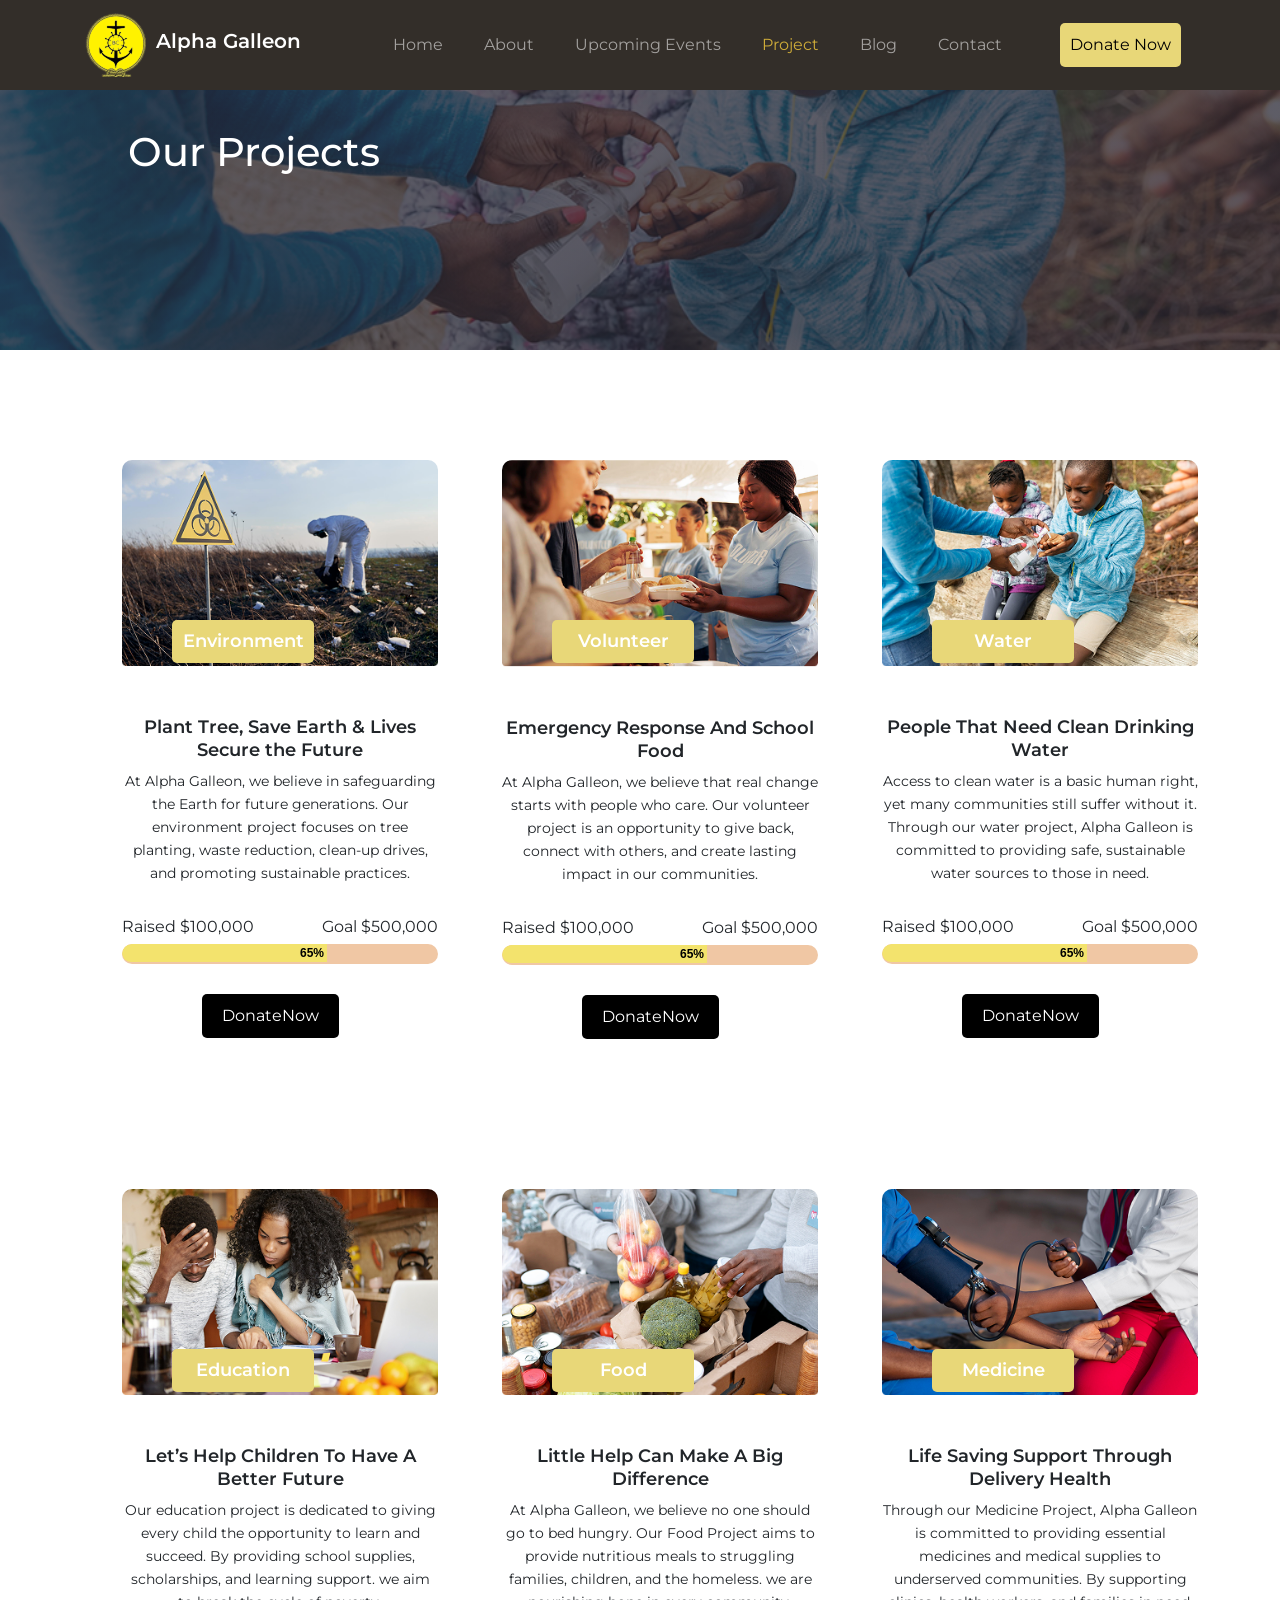
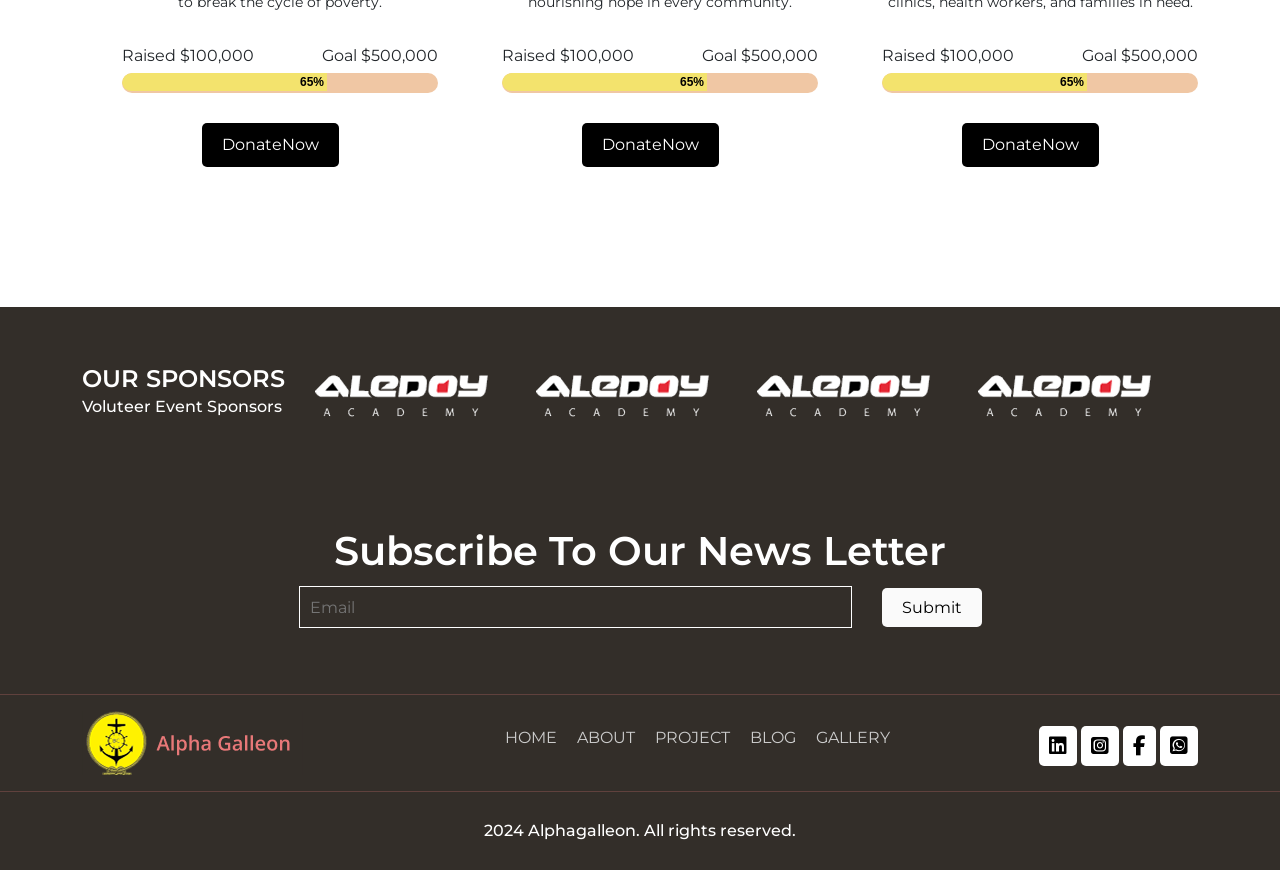
<file: our-projects.html>
<!DOCTYPE html>
<html lang="en">

<head>
    <meta charset="UTF-8">
<meta name="viewport" content="width=device-width, initial-scale=1.0">
    <title>Alpha Galleon</title>
    <link href="https://cdn.jsdelivr.net/npm/bootstrap@5.3.0/dist/css/bootstrap.min.css" rel="stylesheet">
    <link rel="stylesheet" href="css/bootstrap.min.css">
    <link rel="stylesheet" href="js/bootstrap.min.js">
    <link rel="stylesheet" href="style.css">
    <link rel="shortcut icon" href="images/ban logo 1.png" type="image/x-icon">
    <link href="https://fonts.googleapis.com/css2?family=Montserrat:ital,wght@0,100..900;1,100..900&display=swap"
        rel="stylesheet">
    <link rel="stylesheet" href="font-awesome/css/fontawesome.min.css">
    <link rel="stylesheet" href="font-awesome/css/brands.css">
    <link rel="stylesheet" href="font-awesome/css/solid.css">
</head>

<body>

    <!-- Navbar -->
    <nav class="navbar navbar-expand-lg navbar-dark px-3 justify-content-center">
        <div class="container">
            <a class="navbar-brand d-flex align-items-center" href="index.html">
                <img src="images/ban logo 1.png" alt="Logo" class="logo">
                <h4>
                    Alpha Galleon
                </h4>
            </a>
            <button class="navbar-toggler" type="button" data-bs-toggle="collapse" data-bs-target="#navbarNav"
                aria-controls="navbarNav">
                <span class="navbar-toggler-icon"></span>
            </button>
            <div class="collapse navbar-collapse justify-content-center" id="navbarNav">
                <ul class="navbar-nav">
                    <li class="nav-item"><a class="nav-link" href="index.html">Home</a></li>
                    <li class="nav-item"><a class="nav-link" href="about.html">About</a></li>
                    <li class="nav-item"><a class="nav-link" href="event.html">Upcoming Events</a></li>
                    <li class="nav-item"><a class="nav-link active" href="our-projects.html">Project</a></li>
                    <li class="nav-item"><a class="nav-link" href="#">Blog</a></li>
                    <li class="nav-item"><a class="nav-link" href="contact.html">Contact</a></li>
                </ul>
                <a href="donation.html" class="don-btn">Donate Now</a>
            </div>
        </div>
    </nav>
    <div class="about-hero">
        <div class="ab-hero-text">
            <h1>Our Projects</h1>
        </div>
    </div>
    <section class="nssl">
        <div class="container">
            <div class="row">
                <div class="col-md-4">
                    <div class="card">
                        <img src="images/triangle.png" alt="Environment">
                        <span class="tag environment">Environment</span>
                        <h2>Plant Tree, Save Earth & Lives Secure the Future</h2>
                        <p>At Alpha Galleon, we believe in safeguarding the Earth for future generations. Our environment project focuses on tree
                        planting, waste reduction, clean-up drives, and promoting sustainable practices.</p>
                        <div class="progress-info">
                            <span>Raised $100,000</span>
                            <span>Goal $500,000</span>
                        </div>
                        <div class="custom-progress-bar">
                            <div class="custom-progress-fill" style="width: 65%;">
                                <span>65%</span>
                            </div>
                        </div>
                        <a href="donation.html"><button>DonateNow</button></a>
                    </div>
                </div>
                <div class="col-md-4">
                    <div class="card">
                        <img src="images/Rectangle 13.png" alt="Volunteer">
                        <span class="tag environment">Volunteer</span>
                        <h2>Emergency Response And School Food</h2>
                        <p>At Alpha Galleon, we believe that real change starts with people who care. Our volunteer project is an opportunity to
                        give back, connect with others, and create lasting impact in our communities.</p>
                        <div class="progress-info">
                            <span>Raised $100,000</span>
                            <span>Goal $500,000</span>
                        </div>
                        <div class="custom-progress-bar">
                            <div class="custom-progress-fill" style="width: 65%;">
                                <span>65%</span>
                            </div>
                        </div>
                        <a href="donation.html"><button>DonateNow</button></a>
                    </div>
                </div>
                <div class="col-md-4">
                    <div class="card">
                        <img src="images/Rectangle 13 (1).png" alt="Water">
                        <span class="tag environment">Water</span>
                        <h2>People That Need Clean Drinking Water</h2>
                        <p>Access to clean water is a basic human right, yet many communities still suffer without it. Through our water project,
                        Alpha Galleon is committed to providing safe, sustainable water sources to those in need.</p>
                        <div class="progress-info">
                            <span>Raised $100,000</span>
                            <span>Goal $500,000</span>
                        </div>
                        <div class="custom-progress-bar">
                            <div class="custom-progress-fill" style="width: 65%;">
                                <span>65%</span>
                            </div>
                        </div>
                        <a href="donation.html"><button>DonateNow</button></a>
                    </div>
                    </div>
                </div>
            <div class="row">
                <div class="col-md-4">
                    <div class="card">
                        <img src="images/Rectangle 13 (2).png" alt="Environment">
                        <span class="tag environment">Education</span>
                        <h2>Let’s Help Children To Have A Better Future</h2>
                        <p>Our education project is dedicated to giving every child the opportunity to learn and succeed. By providing school
                        supplies, scholarships, and learning support. we aim to break the cycle of poverty.</p>
                        <div class="progress-info">
                            <span>Raised $100,000</span>
                            <span>Goal $500,000</span>
                        </div>
                        <div class="custom-progress-bar">
                            <div class="custom-progress-fill" style="width: 65%;">
                                <span>65%</span>
                            </div>
                        </div>
                        <a href="donation.html"><button>DonateNow</button></a>
                    </div>
                </div>
                <div class="col-md-4">
                    <div class="card">
                        <img src="images/Rectangle 13 (3).png" alt="Volunteer">
                        <span class="tag environment">Food</span>
                        <h2>Little Help Can Make A Big Difference</h2>
                        <p>At Alpha Galleon, we believe no one should go to bed hungry. Our Food Project aims to provide nutritious meals to
                        struggling families, children, and the homeless. we are nourishing hope in every community.</p>
                        <div class="progress-info">
                            <span>Raised $100,000</span>
                            <span>Goal $500,000</span>
                        </div>
                        <div class="custom-progress-bar">
                            <div class="custom-progress-fill" style="width: 65%;">
                                <span>65%</span>
                            </div>
                        </div>
                        <a href="donation.html"><button>DonateNow</button></a>
                    </div>
                </div>
                <div class="col-md-4">
                    <div class="card">
                        <img src="images/Rectangle 13 (4).png" alt="Water">
                        <span class="tag environment">Medicine</span>
                        <h2>Life Saving Support Through Delivery Health</h2>
                        <p>Through our Medicine Project, Alpha Galleon is committed to providing essential medicines and medical supplies to
                        underserved communities. By supporting clinics, health workers, and families in need.</p>
                        <div class="progress-info">
                            <span>Raised $100,000</span>
                            <span>Goal $500,000</span>
                        </div>
                        <div class="custom-progress-bar">
                            <div class="custom-progress-fill" style="width: 65%;">
                                <span>65%</span>
                            </div>                    
                        </div>
                        <a href="donation.html"><button>DonateNow</button></a>
                    </div>
                    </div>
                </div>
            </div>
    </section>

    <div class="footer-section">
        <div class="container">
            <div class="footer-content-one">
                <div class="f-content">
                    <h6>OUR SPONSORS</h6>
                    <p>Voluteer Event Sponsors</p>
                </div>
                <div class="row">
                    <div class="col-md-3">
                        <img class="img-fluid " src="images/white aledoy logo2 1.png" alt="">
                    </div>
                    <div class="col-md-3">
                        <img class="img-fluid " src="images/white aledoy logo2 1.png" alt="">
                    </div>
                    <div class="col-md-3">
                        <img class="img-fluid " src="images/white aledoy logo2 1.png" alt="">
                    </div>
                    <div class="col-md-3">
                        <img class="img-fluid " src="images/white aledoy logo2 1.png" alt="">
                    </div>
                </div>
            </div>
        </div>
        <div class="footer-content-two">
            <h4>Subscribe To Our News Letter</h4>
            <input type="email" name="email" id="email" placeholder="Email"><a href="#">Submit</a>
        </div>
        <div class="third-content">
            <hr>
            <div class="container">
                <a href="index.html"><img src="images/logo-color.png" alt=""></a>
                <ul class="footer-links">
                    <li><a href="index.html">HOME</a></li>
                    <li><a href="about.html">ABOUT</a></li>
                    <li><a href="our-projects.html">PROJECT</a></li>
                    <li><a href="#">BLOG</a></li>
                    <li><a href="gallery.html">GALLERY</a></li>
                </ul>
                <div class="social-medias">
                    <a href="#"><i class="fa-brands fa-linkedin"></i></a>
                    <a href="#"><i class="fa-brands fa-square-instagram"></i></a>
                    <a href="#"><i class="fa-brands fa-facebook-f"></i></a>
                    <a href="#"><i class="fa-brands fa-square-whatsapp"></i></a>
                </div>
            </div>
            <hr>
        </div>
        <div class="copyright">
            <p>2024 Alphagalleon. All rights reserved.</p>
        </div>
    </div>
    <script src="https://cdn.jsdelivr.net/npm/bootstrap@5.3.0/dist/js/bootstrap.bundle.min.js"></script>
    <script src="script.js">
    </script>
</body>

</html>
</file>
<file: style.css>
@import url("https://fonts.googleapis.com/css2?family=Montserrat:ital,wght@0,100..900;1,100..900&display=swap");
body {
  padding: 0;
  margin: 0;
  font-family: "Montserrat", sans-serif;
  font-optical-sizing: auto;
  font-weight: weight;
  font-style: normal;
}
.hero-section {
  width: 100%;
  height: 100vh;
  display: flex;
  flex-wrap: wrap;
  background-color: #302825;
}

.navbar {
  position: fixed;
  z-index: 5000;
  width: 100%;
  background-color: #332e29;
  justify-content: space-between;
}
.navbar-nav.nav-item a {
  color: #bfbcbc;
  width: 700px;
  height: 40px;
  padding: 50px;
  margin: 30px !important;
  gap: 70px !important;
  font: Montserrat;
  transition: all 0.3s ease-in-out;
}
.navbar-nav .nav-item a:hover {
  color: #cfac39;
  transition: all 0.3s ease-in-out;
}
.navbar-nav .nav-item a.active {
  color: #cfac39;
  transition: all 0.3s ease-in-out;
}
.nav-item a {
  transition: all 0.3s ease-in-out;
}
.nav-item a:hover .nav-link {
  color: #cfac39;
  transition: all 0.3s ease-in-out;
}
.logo {
  width: 209px;
  height: 64px;
}
.navbar-nav{
  gap: 25px;
  margin-left: 50px;
}

.don-btn{
  background: #e8d778;
  width: 140;
  height: 40;
  border-radius: 5px;
  gap: 10px;
  border-width: 1px;
  padding: 10px;
  font-size: 16px;
  margin-left: 50px;
  outline-style: none;
  border: none;
  color: #000;
  text-decoration: none;
  float: right !important;
  font: Montserrat;
}
.don-btn:hover {
  background: #ffff;
  color: #000;
  border: 1px solid #e8d778;
  outline-style: none;
}

.navbar-brand h4{
  font-family: Montserrat;
  font-weight: 600;
  font-size: 20px;
  line-height: 100%;
  letter-spacing: 0%;
}
.navbar-brand img {
  width: 100%;
  height: 100%;
  padding-right: 10px;
}

.hero-section {
  position: relative;
  display: flex;
  align-items: center;
  justify-content: space-between;
  background-color: #332e29;
  padding: 40px 40px;
  /* overflow: hidden; */
  border-radius: 8px;
  height: 100vh; /* adjust as needed */
}

.hero-text {
  color: white;
  font-family: Montserrat;
  font-weight: 600;
  font-size: 50px;
  line-height: 70px;
  letter-spacing: 0%;
  z-index: 2;
  width: 780px;
  left: 100px;
  position: relative;
}

.hero-image-carousel {
  position: absolute;
  top: 30%;
  right: 0;
  width: 60%;
  height: 90%;
  z-index: 1;
  overflow: hidden;
}

.hero-carousel-image {
  position: absolute;
  top: 0;
  left: 0;
  width: 100%;
  height: 100%;
  object-fit: cover;
  opacity: 0;
  transition: opacity 1s ease-in-out;
  border-radius: 8px 0 0 8px;
}

.hero-carousel-image.active {
  opacity: 0.7;
}

/* Responsive */
@media (max-width: 768px) {
  .hero-section {
    flex-direction: column;
    height: auto;
    width: 100%;
    padding: 30px 10px;
  }

  .hero-text {
    width: 100%;
    text-align: center;
    font-size: 1.2rem;
    left: 0%;
  }

  .hero-image-carousel {
    position: relative;
    width: 100%;
    height: 200px;
    margin-top: 20px;
  }

  .hero-carousel-image.active {
    opacity: 0.6;
  }
  .navbar {
    width: 100% !important;
  }
}

.navbar .btn-success {
  margin-left: 1rem;
}

@media (max-width: 768px) {
  .hero-text h1 {
    text-align: center;
    font-size: 1rem;
    padding-left: 2px;
    padding-top: 20%;
  }
  .navbar {
    height: auto;
  }
  .don-btn{
    margin-right: 35% !important;
    margin-bottom: 30px;
  }
}
@media (max-width: 768px) {
  .navbar {
    padding: 0.5rem 1rem;
  }
  .navbar-brand h4{
    font-size: 12px;
  }
  .navbar-brand img {
    width: 50%;
    height: 50%;
  }
  .navbar-nav {
    flex-direction: column;
    align-items: center;
    text-align: center;
    justify-content: left;
    gap: 10px;
  }
  .nav-item {
    margin-bottom: 0.5rem;
  }
  .nav-link {
    font-size: 1rem;
  }
  .don-btn{
    font-size: 1rem;
    padding: 0.3rem 1rem;
    justify-content: left;
  }
}
.about-info {
  margin-top: 15%;
  margin-bottom: 15%;
}
.about-info2 {
  margin-top: 8%;
  margin-bottom: 6%;
}
.imge2 {
  position: absolute;
  left: 20%;
  margin-top: 10%;
}
a.btn-discover{
  width: 140px;
  height: 40px;
  border-radius: 5px;
  border-width: 1px;
  padding: 10px;
  background: #e8d778;
  color: #000;
  margin-top: 25px;
  margin-left: 20px;
  text-decoration: none;
  transition: all 0.5s ease-in-out;
  outline-style: none;
}
a.btn-discover:hover {
  outline-style: none;
  background: initial;
  border: 1px solid #e8d778;
}

.carousel-img {
  position: absolute;
  left: 15%;
  margin-top: -11%;
  width: 30% !important;
  z-index: 100;
}

.carousel-image {
  position: absolute;
  top: 0;
  left: 0;
  width: 100%;
  opacity: 0;
  transition: opacity 1s ease-in-out;
  border-radius: 10px;
}

.carousel-image.active {
  opacity: 1;
}
.abh4 h1 {
  font-family: Montserrat;
  font-weight: 600;
  font-size: 30px;
  line-height: 100%;
  letter-spacing: 0%;
  padding-bottom: 0.5rem;
}
.abh4 h4 {
  font-family: Montserrat;
  font-weight: 500;
  font-size: 20px;
  line-height: 100%;
  letter-spacing: 0%;
  padding-bottom: 0.5rem;
}
.abh4 p {
  font-family: Montserrat;
  font-weight: 400;
  font-size: 16px;
  line-height: 23px;
  letter-spacing: 0%;
}

@media (max-width: 768px) {
  .about-info {
    margin-top: 18% !important;
  }
  .about-info2 {
    margin-top: 14% !important;
  }
  .about-info2.row {
    margin-top: 8% !important;
    margin-bottom: 8% !important;
  }
  .abh4 h4 {
    font-family: Montserrat;
    font-weight: 500;
    font-size: 14px;
    padding-bottom: 0.5rem;
  }
  .abh4 h1 {
    font-family: Montserrat;
    font-weight: 500;
    font-size: 22px;
    padding-bottom: 0.5rem;
  }
  .abh4 p {
    font-family: Montserrat;
    font-weight: 400;
    font-size: 12px;
  }
}

/* Responsive media queries */
@media screen and (max-width: 768px) {
  .carousel-image {
    left: 5%;
    top: -10%;
    width: 100%;
  }
  .carousel-img {
    position: absolute;
    left: 15%;
    margin-top: -10%;
    width: 30% !important;
    z-index: 100;
  }
  .non-carousel {
    width: 80%;
    height: 224px;
    margin-top: 7% !important;
  }
  .car-div {
    /* padding-top: 9rem; */
    padding-bottom: 9rem;
    width: 100%;
  }
  .play-button {
    margin-top: 10% !important;
    left: 50%;
    position: absolute;
  }
  .togather-image-carousel .play-button.pbot{
    margin-top: 15% !important;
  }
}

.togather-image-carousel .play-button.pbot{
  margin-top: 30% !important;
}

.play-button {
  width: 90px;
  height: 90px;
  background-color: #e9d46d; /* yellow ring */
  border-radius: 50%;
  display: flex;
  margin-top: 3%;
  left: 35%;
  position: absolute;
  align-items: center;
  justify-content: center;
}
.car-div:hover .play-button {
  background-color: #332e29;
}

.inner-circle {
  width: 52px;
  height: 52px;
  background-color: #ec6e6e; /* pink inner circle */
  border-radius: 50%;
  display: flex;
  align-items: center;
  justify-content: center;
}

.triangle {
  width: 0;
  height: 0;
  border-left: 14px solid white;
  border-top: 10px solid transparent;
  border-bottom: 10px solid transparent;
  margin-left: 4px;
}

.togather-image-carousel {
  position: relative;
  top: 0;
  left: 0;
  width: 100%;
  opacity: 0;
  transition: opacity 1s ease-in-out;
  border-radius: 10px;
}

.togather-image-carousel.active {
  opacity: 1;
}

.togather-carousel-image {
  display: none;
  width: 100%;
  border-radius: 10px;
}

.togather-carousel-image.active {
  display: block;
}
.togather-image-carousel:hover .play-button.pbot {
  background-color: #302825;
}
.togather {
  margin-bottom: 1rem;
  height: 100%;
  width: 100%;
  overflow: hidden;
  background-color: #302825;
}
.saty-togather h4 {
  color: #fff;
  font-family: Montserrat;
  font-weight: 600;
  font-size: 28.5px;
  line-height: 100%;
  letter-spacing: 0%;
}
.saty-togather p {
  color: #fff;
  font-family: Montserrat;
  font-weight: 400;
  font-size: 23px;
  line-height: 100%;
  letter-spacing: 0%;
  padding-bottom: 2rem !important;
}
.saty-togather {
  color: #fff;
  padding-top: 6rem;
}
.join-info {
  display: flex;
  flex-direction: 1fr 1fr;
}
.join-info #btn {
  width: 120px;
  height: 40px;
  top: 1757px;
  left: 675px;
  padding: 10px 10px;
  text-decoration: none;
  color: #fff;
  font-family: Montserrat;
  font-weight: 400;
  font-size: 16px;
  line-height: 100%;
  letter-spacing: 0%;
  border-radius: 5px;
  margin-right: 30px;
  transition: all 0.5s ease-in-out;
  background: #e8d778;
}
.join-info #btn2 {
  text-decoration: none;
  color: #fff;
  /* padding-left: 2rem; */
  font-family: Montserrat;
  font-weight: 400;
  font-size: 24px;
  line-height: 100%;
  letter-spacing: 0%;
}
.join-info #btn:hover {
  background: #fafafa;
  color: #ffea71;
}

@media (max-width: 768px) {
  .join-infon {
    display: block !important;
  }
  .saty-togather h4 {
    padding-bottom: 1rem;
  }
  .saty-togather p {
    font-size: 20px;
  }
  .saty-togather {
    color: #fff;
    padding-top: 2rem;
    padding-bottom: 3rem;
  }
  .join-info #btn2 {
    font-size: 16px;
  }
}
.wwd {
  margin-top: 100px;
  margin-bottom: 100px;
}
.wwd2 {
  margin-top: 70px;
  margin-bottom: 80px;
}
.progress-wrapper {
  width: 100%;
  max-width: 600px;
  margin: 0 auto;
  font-family: Arial, sans-serif;
}

.progress-item {
  margin-bottom: 20px;
}

.label {
  display: flex;
  justify-content: space-between;
  margin-bottom: 5px;
  font-weight: bold;
}

.progress-bar {
  height: 4px;
  background-color: #332e29a3;
  border-radius: 2px;
  overflow: hidden;
}

.filled {
  height: 100%;
  background-color: #e8d778; /* yellow-ish line */
  width: 0;
  transition: width 1s ease-in-out;
}
.text-left h4 {
  font-family: Montserrat;
  font-weight: 500;
  font-size: 20px;
  line-height: 100%;
  letter-spacing: 0%;
}
.text-left h1 {
  font-family: Montserrat;
  font-weight: 600;
  font-size: 30px;
  line-height: 100%;
  letter-spacing: 0%;
}
.text-left p {
  font-family: Montserrat;
  font-weight: 400;
  font-size: 16px;
  line-height: 23px;
  letter-spacing: 0%;
}

.stats-image {
  background-color: #2f2a26;
  height: 450px;
}
.stats-image img {
  position: relative;
  z-index: 1000;
  width: 505px;
  top: -50px;
  height: 545px;
  border-radius: 5px;
}

@media (max-width: 768px) {
  .stats-image {
    width: 100%;
    height: 100%;
  }
  .stat-box .num {
    padding-top: 10px;
    width: 120px !important;
    font-size: 2rem !important;
  }
  .stat-box {
    width: 40px;
    height: 40px;
  }
  .stats-image img {
    height: 300px;
  }
  .stats-overlay {
    margin-top: 1rem !important;
  }
  .card2 {
    padding-top: 30px !important;
    padding-bottom: 30px !important;
  }
}
.stats-overlay {
  color: #fff;
  padding: 40px;
  margin-top: 3rem;
  display: grid;
  grid-template-columns: 1fr 1fr;
  gap: 30px;
  height: 100;
  align-items: center;
}
.stat-box {
  width: 70px;
  height: 70px;
  gap: 30px;
  margin-bottom: 1rem;
  position: relative;
  opacity: 1;
  border-radius: 50px;
  background-color: #e8d778;
}
.stat-box .num {
  width: 150px;
  font-size: 3rem;
  font-weight: bold;
  color: #bfbcbc;
  opacity: 1;
  left: 25px;
  height: 23;
  padding-bottom: 30px;
  position: absolute;
}

.project-section {
  margin-top: 6rem !important;
  margin-bottom: 3rem !important;
}

.project-section h2 {
  font-size: 14px;
  text-align: center;
  letter-spacing: 2px;
  margin-bottom: 10px;
}

.project-section h3 {
  font-size: 24px;
  text-align: center;
  margin-bottom: 40px;
}

.project-card {
  background: #fff;

  width: 100%;
  height: 100%;
  /* padding: 15px; */
  border-radius: 10px;
  text-align: left;
}

.project-card h4 {
  margin: 10px 0;
  font-size: 18px;
}

.project-card p {
  font-size: 14px;
  margin-bottom: 10px;
}
.hov-img1 {
  background-image: url("images/children.png");
  width: 100%;
  background-size: cover;
  background-repeat: no-repeat;
  height: 250px;
}
.project-card:hover .hov-img1 {
  background-image: linear-gradient(rgba(0, 0, 0, 0.5), rgba(0, 0, 0, 0.5)),
    url("images/children.png");
  border-radius: 5px;
}
.hov-img2 {
  background-image: url("images/carimg.png");
  width: 100%;
  background-size: cover;
  background-repeat: no-repeat;
  height: 250px;
}
.project-card:hover .hov-img2 {
  background-image: linear-gradient(rgba(0, 0, 0, 0.5), rgba(0, 0, 0, 0.5)),
    url("images/carimg.png");
  border-radius: 5px;
}
.hov-img3 {
  background-image: url("images/Property 1=Default-7.png");
  width: 100%;
  background-size: cover;
  background-repeat: no-repeat;
  height: 250px;
}
.project-card:hover .hov-img3 {
  background-image: linear-gradient(rgba(0, 0, 0, 0.5), rgba(0, 0, 0, 0.5)),
    url("images/Property\ 1=Default-7.png");
  border-radius: 5px;
}

.progress-bar {
  height: 6px;
  /* width: 40%; */
  background-color: none;
  border-radius: 3px;
  overflow: hidden;
  margin-bottom: 10px;
}
.prog-card span {
  padding: 5px 10px;
  background: #e6c14d !important;
  text-align: center !important;
  justify-content: center;
  margin-left: 40%;
}
.prog-card {
  margin-top: -10%;
}

.progress {
  height: 100%;
  background-color: #e6c14d;
  width: 42% !important;
}

.goal {
  font-weight: bold;
  margin-bottom: 10px;
}

button {
  background-color: #e6c14d;
  color: #000;
  border: none;
  padding: 10px 20px;
  cursor: pointer;
  border-radius: 6px;
}
.event-section {
  background-color: #2f2a26;
  padding-top: 5rem;
  padding-bottom: 5rem;
}
.text-section {
  width: 100%;
}
.text-section h2 {
  margin-bottom: 10px;
  color: #fff;
  font-family: Montserrat;
  font-weight: 600;
  font-size: 24px;
  line-height: 23px;
  letter-spacing: 0%;
}
.text-section p {
  font-family: Montserrat;
  font-weight: 400;
  font-size: 18px;
  line-height: 23px;
  letter-spacing: 0%;
  color: #ccc;
  margin-bottom: 40px;
}
.timer {
  display: flex;
  flex-wrap: wrap;
  width: 100%;
  gap: 15px;
  margin: 20px 0px;
}
.timer-box {
  border: 2px solid #d4af37;
  padding: 20px;
  border-radius: 50%;
  text-align: center;
  width: 125px;
  height: 125px;
  display: flex;
  flex-direction: column;
  justify-content: center;
}
.timer-box span {
  display: block;
  color: #d4af37;
  font-family: Montserrat;
  font-weight: 600;
  font-size: 40px;
  padding-bottom: 10px;
  line-height: 23px;
  letter-spacing: 0%;
}
.timer-box small {
  font-family: Montserrat;
  font-weight: 400;
  font-size: 20px;
  line-height: 23px;
  letter-spacing: 0%;
  color: white;
}

a.btn-discover2 {
  background-color: #f3ce59;
  color: #2e2826;
  padding: 10px 20px;
  width: 135px;
  border: none;
  text-decoration: none;
  cursor: pointer;
  font-weight: bold;
  border-radius: 5px;
  margin-top: 10px;
}
a.btn-discover2:hover {
  background-color: #fafafa;
  border: 1px solid #d4af37;
}
.image-section {
  position: relative;
  width: 100%;
  border-right: 40px solid #d4af37;
  border-bottom: 40px solid #d4af37;
}
.image-section p {
  display: none;
  text-align: center;
  color: white;
  font-family: Montserrat;
  font-weight: 500;
  font-size: 20px;
  line-height: 23px;
  letter-spacing: 0%;
  padding: 5px 10px;
  border-radius: 5px;
}
.event-image-carousel {
  position: relative;
  width: 100%;
  height: 400px; /* Adjust the height as needed */
  overflow: hidden;
}

.event-carousel-slide {
  position: absolute;
  top: 0;
  left: 0;
  width: 100%;
  height: 100%;
  opacity: 0;
  transition: opacity 1s;
}

.event-carousel-slide.active {
  opacity: 1;
}

.event-carousel-image {
  width: 100%;
  height: 100%;
  object-fit: cover;
}

.event-carousel-caption {
  position: absolute;
  bottom: 0%;
  padding-top: 30% !important;
  left: 0;
  width: 100%;
  height: 100%;
  padding: 20px;
  background-color: rgba(0, 0, 0, 0.5);
  color: #fff;
  font-size: 18px;
  text-align: center;
}

.bg-dark {
  background-color: #333;
}
.gallery-section {
  background-color: #2e2826;
}
.gallery-section .row {
  padding-bottom: 30px;
}
.gallery-img1 {
  background-image: url("images/gallery5.png");
  background-position: center;
  background-size: cover;
  background-repeat: no-repeat;
  width: 100%;
  height: 200px;
  margin-bottom: 30px;

  p {
    text-align: center;
    font-family: Montserrat;
    font-weight: 500;
    /* width: 228px; */
    font-size: 14px;
    padding-top: 30%;
    padding-bottom: 30%;
    line-height: 23px;
    letter-spacing: 0%;
    display: none;
    color: #fff;
  }
}
.gallery-img1:hover {
  background-image: linear-gradient(
      rgba(60, 60, 97, 0.493),
      rgba(60, 60, 97, 0.555)
    ),
    url("images/gallery5.png");

  p {
    display: block;
  }
}
.gallery-img2 {
  background-image: url("images/gallery6.png");
  background-position: center;
  background-size: cover;
  background-repeat: no-repeat;
  width: 100%;
  height: 200px;
  margin-bottom: 30px;

  p {
    text-align: center;
    font-family: Montserrat;
    font-weight: 500;
    width: 228px;
    font-size: 14px;
    padding-top: 30%;
    padding-bottom: 30%;
    line-height: 23px;
    letter-spacing: 0%;
    display: none;
    color: #fff;
  }
}
.gallery-img2:hover {
  background-image: linear-gradient(
      rgba(60, 60, 97, 0.493),
      rgba(60, 60, 97, 0.555)
    ),
    url("images/gallery6.png");

  p {
    display: block;
  }
}
.gallery-img3 {
  background-image: url("images/AG9\ 2.png");
  background-position: center;
  background-size: cover;
  background-repeat: no-repeat;
  width: 100%;
  height: 200px;
  margin-bottom: 30px;

  p {
    text-align: center;
    font-family: Montserrat;
    font-weight: 500;
    width: 228px;
    font-size: 14px;
    padding-top: 30%;
    padding-bottom: 30%;
    line-height: 23px;
    letter-spacing: 0%;
    display: none;
    color: #fff;
  }
}
.gallery-img3:hover {
  background-image: linear-gradient(
      rgba(60, 60, 97, 0.493),
      rgba(60, 60, 97, 0.555)
    ),
    url("images/AG9\ 2.png");

  p {
    display: block;
  }
}
.gallery-img4 {
  background-image: url("images/gallery3.png");
  background-position: center;
  background-size: cover;
  background-repeat: no-repeat;
  width: 100%;
  height: 200px;
  margin-bottom: 30px;

  p {
    text-align: center;
    font-family: Montserrat;
    font-weight: 500;
    width: 228px;
    font-size: 14px;
    padding-top: 30%;
    padding-bottom: 30%;
    line-height: 23px;
    letter-spacing: 0%;
    display: none;
    color: #fff;
  }
}
.gallery-img4:hover {
  background-image: linear-gradient(
      rgba(60, 60, 97, 0.493),
      rgba(60, 60, 97, 0.555)
    ),
    url("images/gallery3.png");

  p {
    display: block;
  }
}
.gallery-img5 {
  background-image: url("images/gallery8.png");
  background-position: center;
  background-size: cover;
  background-repeat: no-repeat;
  width: 100%;
  height: 200px;
  margin-bottom: 30px;

  p {
    text-align: center;
    font-family: Montserrat;
    font-weight: 500;
    width: 228px;
    font-size: 14px;
    padding-top: 30%;
    padding-bottom: 30%;
    line-height: 23px;
    letter-spacing: 0%;
    display: none;
    color: #fff;
  }
}
.gallery-img5:hover {
  background-image: linear-gradient(
      rgba(60, 60, 97, 0.493),
      rgba(60, 60, 97, 0.555)
    ),
    url("images/gallery8.png");

  p {
    display: block;
  }
}
.gallery-img6 {
  background-image: url("images/gallery2.jpg");
  background-position: center;
  background-size: cover;
  background-repeat: no-repeat;
  width: 100%;
  height: 200px;
  margin-bottom: 30px;

  p {
    text-align: center;
    font-family: Montserrat;
    font-weight: 500;
    width: 228px;
    font-size: 14px;
    padding-top: 30%;
    padding-bottom: 30%;
    line-height: 23px;
    letter-spacing: 0%;
    display: none;
    color: #fff;
  }
}
.gallery-img6:hover {
  background-image: linear-gradient(
      rgba(60, 60, 97, 0.493),
      rgba(60, 60, 97, 0.555)
    ),
    url("images/gallery2.jpg");

  p {
    display: block;
  }
}
.gallery-img7 {
  background-image: url("images/gallery4.png");
  background-position: center;
  background-size: cover;
  background-repeat: no-repeat;
  width: 100%;
  height: 200px;
  margin-bottom: 30px;

  p {
    text-align: center;
    font-family: Montserrat;
    font-weight: 500;
    width: 228px;
    font-size: 14px;
    padding-top: 30%;
    padding-bottom: 30%;
    line-height: 23px;
    letter-spacing: 0%;
    display: none;
    color: #fff;
  }
}
.gallery-img7:hover {
  background-image: linear-gradient(
      rgba(60, 60, 97, 0.493),
      rgba(60, 60, 97, 0.555)
    ),
    url("images/gallery4.png");

  p {
    display: block;
  }
}
.gallery-img8 {
  background-image: url("images/gallery1.png");
  background-position: center;
  background-size: cover;
  background-repeat: no-repeat;
  width: 100%;
  height: 200px;
  margin-bottom: 30px;

  p {
    text-align: center;
    font-family: Montserrat;
    font-weight: 500;
    width: 228px;
    font-size: 14px;
    padding-top: 30%;
    padding-bottom: 30%;
    line-height: 23px;
    letter-spacing: 0%;
    display: none;
    color: #fff;
  }
}
.gallery-img8:hover {
  background-image: linear-gradient(
      rgba(60, 60, 97, 0.493),
      rgba(60, 60, 97, 0.555)
    ),
    url("images/gallery1.png");

  p {
    display: block;
  }
}
.our-blog {
  margin-top: 100px;
  margin-bottom: 30px;
}
.our-blog h1 {
  font-family: Montserrat;
  font-weight: 600;
  font-size: 30px;
  line-height: 100%;
  letter-spacing: 0%;
  text-align: center;
  padding-bottom: 30px;
}
.our-blog h2 {
  font-family: Montserrat;
  font-weight: 500;
  font-size: 20px;
  line-height: 100%;
  letter-spacing: 0%;
  text-align: center;
  padding-bottom: 15px;
}
.date-section {
  display: flex;
}

.date-section p {
  font-family: Montserrat;
  font-weight: 400;
  font-size: 12px;
  line-height: 100%;
  letter-spacing: 0%;
  text-align: center;
}
.blog-caption {
  margin-top: 30px;
  margin-bottom: 30px;
}
a.btn-readmore {
  width: 140px;
  height: 40px;
  gap: 10px;
  border-width: 1px;
  border-radius: 5px;
  padding: 10px;
  background: #d4af37;
  border: none;
  color: #000;
  outline-style: none;
  text-decoration: none;
  margin-bottom: 30px !important;
}
a.btn-readmore:hover {
  background: initial;
  border: 1px solid #d4af37;
}
.blog-caption h3 {
  font-family: Montserrat;
  font-weight: 600;
  font-size: 14px;
  line-height: 100%;
  letter-spacing: 0%;
}
.blog-caption p {
  font-family: Montserrat;
  font-weight: 400;
  font-size: 10px;
  line-height: 100%;
  letter-spacing: 0%;
}
.footer-section {
  background-color: #332e29;
  height: 100%;
  width: 100%;
  margin-top: 100px;
}
.footer-section h6 {
  font-family: Montserrat;
  font-weight: 600;
  font-size: 24px;
  line-height: 100%;
  letter-spacing: 0%;
  color: #fff;
}
.footer-content-one {
  padding-top: 60px;
  display: flex;
  grid-template-columns: 1fr 1fr;
}
.footer-section p {
  font-family: Montserrat;
  font-weight: 500;
  font-size: 16px;
  line-height: 100%;
  letter-spacing: 0%;
  color: #fff;
}
.footer-content-two {
  text-align: center;
  align-items: center;
  justify-content: center;
  margin-top: 100px;
}
.footer-content-two h4 {
  font-family: Montserrat;
  font-weight: 600;
  font-size: 40px;
  line-height: 100%;
  letter-spacing: 0%;
  margin-bottom: 15px;
  text-align: center;
  color: #fff;
}
.footer-content-two input#email {
  width: 553px;
  height: 42px;
  background-color: initial;
  color: #fff;
  outline: none;
  border-width: 1px;
  padding-top: 10px;
  padding-bottom: 10px;
  padding-left: 10px;
  border: 1px solid #fff;
}

.footer-content-two a {
  width: 160px;
  text-decoration: none;
  height: 40px;
  gap: 10px;
  border-width: 1px;
  border-radius: 5px;
  padding: 10px 20px;
  margin-left: 30px;
  font-family: Montserrat;
  font-weight: 400;
  font-size: 16px;
  line-height: 100%;
  letter-spacing: 0%;
  color: #000;
  background-color: #fafafa;
}
.footer-content-two {
  padding-bottom: 50px;
}
@media (max-width: 768px) {
  .footer-content-two {
    padding-bottom: 50px;
  }
  .footer-content-two input#email {
    width: 60%;
    height: 35px;
  }
  .footer-content-two a {
    font-size: 13px;
    width: 80px;
    height: 25px;
    padding: 10px 15px;
    margin-left: 10px;
  }
  .footer-content-two h4 {
    font-size: 20px;
    padding-bottom: 20px;
  }
  .footer-section h6 {
    font-size: 20px;
    padding-bottom: 10px;
  }
  .footer-section p {
    font-size: 13px;
    padding-bottom: 10px;
  }
  .footer-content-one .f-content {
    padding-right: 30px;
  }
  .footer-content-one .row img {
    width: 100px;
  }
  .third-content {
    display: block !important;
    justify-content: center;
  }
  .footer-links {
    display: block !important;
    font-size: 15px;
  }
  .third-content img {
    width: 150px;
  }
  .footer-links li {
    list-style: none;
    padding-top: 30px;
  }
  .third-content .container {
    display: block !important;
  }
  .social-medias a i {
    padding: 7px 7px;
    margin-top: 15px;
    margin-left: 20px;
  }
  .ab-hero-text {
    padding: 30% !important;
    padding-top: 15% !important;
  }
  .about-hero {
    height: 200px !important;
  }
  a.btn-readmore {
    margin-bottom: 40px !important;
  }
  .blog-img1{
    margin-bottom: 30px;
  }
  .blog-img2{
    margin-bottom: 30px;
  }
  .blog-img3{
    margin-bottom: 30px;
  }
}
.f-content {
  padding-right: 30px;
}
.third-content hr {
  color: #e87878;
}
.third-content .container {
  justify-content: space-between;
  display: flex;
}
.footer-links {
  display: flex;
  margin-top: 15px;
}
.footer-links li {
  list-style: none;
}
.footer-links li a {
  list-style: none;
  text-decoration: none;
  color: #ccc;
  transition: all 0.3s ease-in-out;
  padding-left: 20px !important;
}
.footer-links li a:hover {
  color: #eec53f;
}
.social-medias a i {
  text-decoration: none;
  color: #000;
  font-size: 20px;
  gap: 30px;
  transition: all 0.3s ease-in-out;
  margin-top: 15px;
  border-radius: 5px;
  padding: 10px 10px;
  text-align: center;
  background-color: #fff;
}
.social-medias a i:hover {
  background-color: #d4af37;
}
.copyright {
  font-family: Rubik;
  font-weight: 400;
  font-size: 8px;
  line-height: 100%;
  letter-spacing: 0%;
  text-align: center;
  padding-top: 15px;
  padding-bottom: 15px;
}
.about-hero {
  background-image: linear-gradient(
      rgba(35, 35, 56, 0.527),
      rgba(35, 35, 56, 0.527)
    ),
    url("images/Property\ 1=Mask\ group2.png");
  width: 100%;
  height: 350px;
  background-position: center;
  background-repeat: no-repeat;
  background-size: cover;
}
.ab-hero-text {
  text-align: left;
  justify-content: left;
  padding: 10%;
  color: #fff;
}

.voluntee-hero {
  text-align: center;
  padding-top: 60px;
  padding-bottom: 30px;
}
.voluntee-hero h6 {
  text-align: center;
  font-family: Montserrat;
  font-weight: 500;
  font-size: 20px;
  line-height: 100%;
  letter-spacing: 0%;
  padding-bottom: 10px;
}
.voluntee-hero h4 {
  text-align: center;
  font-family: Montserrat;
  font-weight: 600;
  font-size: 30px;
  line-height: 100%;
  letter-spacing: 0%;
}
@media (max-width: 768px) {
  .voluntee-hero h4 {
    font-size: 20px;
  }
  .voluntee-hero h6 {
    /* width: 300px; */
    font-size: 14px;
    padding-bottom: 6px;
  }
  .department{
    width: 250px !important;
  }
  .voluntee-hero1{
    width: 100% !important;
  }
  .voluntee-hero2{
    width: 100% !important;
  }
  .voluntee-hero3{
    width: 100% !important;
  }
}
.volunt-hero1 {
  background-image: linear-gradient(
      rgba(35, 35, 56, 0.527),
      rgba(35, 35, 56, 0.527)
    ),
    url("images/volunt2.png");
  width: 100%;
  height: 417px;
  border-radius: 5px;
  margin-top: 20px;
  margin-bottom: 20px;
}
.volunt-hero2 {
  background-image: linear-gradient(
      rgba(35, 35, 56, 0.527),
      rgba(35, 35, 56, 0.527)
    ),
    url("images/volunt1.png");
  width: 100%;
  height: 417px;
  border-radius: 5px;
  margin-top: 20px;
  margin-bottom: 20px;
}
.volunt-hero3 {
  background-image: linear-gradient(
      rgba(35, 35, 56, 0.527),
      rgba(35, 35, 56, 0.527)
    ),
    url("images/volunt3.png");
  width: 100%;
  height: 417px;
  border-radius: 5px;
  margin-top: 20px;
  margin-bottom: 20px;
}
.social-med {
  display: block;
  float: right;
  padding: 15px;
}
.social-med a img {
  display: none;
  padding: 5px;
  transition: all 0.3s ease-in-out;
  text-align: right;
  justify-content: right;
}
.department {
  background-image: url("images/departimg.png");
  width: 290px;
  background-repeat: no-repeat;
  height: 100px;
  margin-top: 317px !important;
  position: absolute;
  text-align: left;
  border-radius: 5px;
  transition: all 0.3s ease-in-out;
}

.volunt-hero1:hover .department {
  background-image: url("images/departimg2.png");
  width: 290px;
  background-repeat: no-repeat;
  height: 100px;
  color: #fff;
  position: absolute;
  border-radius: 5px;
}
.volunt-hero2:hover .department {
  background-image: url("images/departimg2.png");
  width: 290px;
  background-repeat: no-repeat;
  height: 100px;
  color: #fff;
  position: absolute;
  border-radius: 5px;
}
.volunt-hero3:hover .department {
  background-image: url("images/departimg2.png");
  width: 290px;
  background-repeat: no-repeat;
  height: 100px;
  color: #fff;
  position: absolute;
  border-radius: 5px;
}
.depart-tex {
  height: 100%;
  border-left: 4px solid #2e2826;
  padding-left: 20px;
  padding-top: 20px;
}
.depart-tex p {
  font-family: Montserrat;
  font-weight: 500;
  font-size: 16px;
  line-height: 100%;
  letter-spacing: 0%;
}
.depart-tex h4 {
  font-family: Montserrat;
  font-weight: 600;
  font-size: 20px;
  line-height: 100%;
  letter-spacing: 0%;
}
.volunt-hero1:hover .social-med a img {
  display: block;
}
.volunt-hero2:hover .social-med a img {
  display: block;
}
.volunt-hero3:hover .social-med a img {
  display: block;
}

.volunt-hero1:hover .depart-tex {
  height: 100%;
  border-left: 4px solid #e87878;
  padding-left: 20px;
}
.volunt-hero2:hover .depart-tex {
  height: 100%;
  border-left: 4px solid #e87878;
  padding-left: 20px;
}
.volunt-hero3:hover .depart-tex {
  height: 100%;
  border-left: 4px solid #e87878;
  padding-left: 20px;
}
.alpha-galeon {
  display: flex;
  /* padding-top: 10px; */
}
.nssl {
  margin-top: 70px;
  margin-bottom: 50px;
}
.nssl .row {
  margin-top: 70px;
  margin-bottom: 50px;
}
.nssl-content p {
  font-family: Montserrat;
  font-weight: 400;
  font-size: 16px;
  line-height: 100%;
  letter-spacing: 0%;
}
.nssl-content h4 {
  font-family: Montserrat;
  font-weight: bold;
  font-size: 18px;
  line-height: 100%;
  letter-spacing: 0%;
}
.date-section2 {
  flex-direction: row;
  display: flex;
  grid-template: 1fr 1fr;
  padding-top: 30px;
  padding-bottom: 10px;
}
.date-section2 p {
  font-family: Montserrat;
  font-weight: 600;
  font-size: 16px;
  color: #000000;
  line-height: 100%;
  letter-spacing: 0%;
}
.date-section2 input {
  font-family: Montserrat;
  font-weight: 600;
  font-size: 16px;
  color: #000;
  line-height: 100%;
  letter-spacing: 0%;
  border: none;
  outline-style: none;
}
.date-section2 input::placeholder {
  color: #000;
  font-weight: 500;
  font-size: 16px;
}
.date-section2 img {
  width: 25px;
  height: 26px;
}
.nssl-content p {
  font-family: Montserrat;
  font-weight: 400;
  font-size: 16px;
  line-height: 100%;
  letter-spacing: 0%;
}
.nssl-content .line {
  width: 69px;
  color: #cfac39;
  border-bottom: 3px solid #cfac39;
  font-size: 20px;
}
.get-in-touch .line {
  width: 69px;
  color: #cfac39;
  border-bottom: 3px solid #cfac39;
  font-size: 20px;
}
.alpha-galeon h6 {
  display: flex;
  font-family: Montserrat;
  font-weight: 500;
  font-size: 16px;
  line-height: 100%;
  letter-spacing: 0%;
  color: #000;
  padding-top: 20px;
  padding-left: 30px;
}
.nssl-content-img {
  margin-top: 70px;
}
@media (max-width: 768px) {
  .date-section2 {
    flex-direction: row;
    display: grid;
    grid-template: 1fr 1fr;
    padding-top: 30px;
    padding-bottom: 10px;
  }
  .date-section2 img {
    width: 25px;
    height: 27px;
  }
  .date-section2 p {
    font-family: Montserrat;
    font-weight: bold;
    font-size: 14px;
  }
  .alpha-galeon h6 {
    display: flex;
    font-family: Montserrat;
    font-weight: 500;
    font-size: 14px;
    width: 100%;
    padding-left: 10px;
  }
}
.get-in-touch h5 {
  font-family: Montserrat;
  font-weight: 600;
  font-size: 20px;
  line-height: 100%;
  letter-spacing: 0%;
  color: #cfac39;
}
.get-in-touch h4 {
  font-family: Montserrat;
  font-weight: 600;
  font-size: 35px;
  line-height: 100%;
  letter-spacing: 0%;
}
.get-in-touch p {
  font-family: Montserrat;
  font-weight: 500;
  font-size: 16px;
  line-height: 100%;
  letter-spacing: 0%;
}
.contact-info h5 {
  font-family: Montserrat;
  font-weight: 700;
  font-size: 20px;
  line-height: 100%;
  letter-spacing: 0%;
  padding-bottom: 20px;
}
.contact-info h3 {
  font-family: Montserrat;
  font-weight: 700;
  font-size: 16px;
  line-height: 100%;
  letter-spacing: 0%;
}
.contact-info p {
  width: 267;
  height: 40;
  font-family: Montserrat;
  font-weight: 500;
  font-size: 16px;
  line-height: 100%;
  letter-spacing: 0%;
}
.contact-info i {
  width: 40px;
  height: 40px;
  font-size: 20px;
  text-align: center;
  padding: 10px;
  border-radius: 50px;
  background-color: #e8d778;
}
.mail-icon {
  display: flex;
}
.fill-form {
  flex-direction: row;
  display: grid;
  grid-template: 1fr 1fr;
  background-color: #fff;
  padding: 15px;
  border-radius: 5px;
  box-shadow: 0px 0px 45px 0px #9e9d9d;
}
.fill-form h3 {
  font-family: Montserrat;
  font-weight: 600;
  font-size: 30px;
  line-height: 100%;
  letter-spacing: 0%;
  padding-bottom: 20px;
}
.first-sect {
  flex-direction: row;
  display: flex;
  grid-template: 1fr 1fr;
  gap: 60px;
  margin-bottom: 30px;
}
.second-sect {
  flex-direction: row;
  display: flex;
  grid-template: 1fr 1fr;
  gap: 60px;
  margin-bottom: 30px;
}
@media (max-width: 768px) {
  .first-sect {
    display: grid;
    gap: 20px;
  }
  .second-sect {
    display: grid;
    gap: 20px;
  }
  .get-in-touch h4 {
    font-size: 26px;
  }
  .mail-info {
    padding-left: 5px;
  }
}
.form-group {
  width: 100%;
  height: 50;
  gap: 10px;
  border-radius: 5px;
  padding: 10px;
  color: #a09e9e;
  font-size: 14px;
}
form label{
  color: #000000;
  font-weight: 500;
}
.first-field {
  width: 100%;
}
.second-field {
  width: 100%;
}
.third-field {
  width: 100%;
}
.forth-field {
  width: 100%;
}
.contact-btn a.form-group {
  width: 100%;
  height: 50px;
  gap: 10px;
  border-radius: 5px;
  padding-top: 15px;
  text-align: center;
  font-family: Montserrat;
  font-weight: 500;
  font-size: 16px;
  line-height: 100%;
  color: #050505;
  letter-spacing: 0%;
  background-color: #e8d778;
  text-decoration: none;
}
.mail-icon {
  padding-bottom: 10px;
}
.mail-info {
  padding-left: 10px;
}
.card {
  width: 100%;
  height: 100%;
  margin: 20px;
  padding: 20px;
  border: none;
}
.card:hover span.tag {
  background-color: #000;
}

.card img {
  width: 100%;
  object-fit: cover;
  border-radius: 10px 10px 0 0;
}
.card span.tag {
  transition: all 0.4s ease-in-out;
  width: 142px;
  height: 43px;
  top: 190px;
  position: absolute;
  text-align: center;
  margin-left: 80px;
  border-radius: 5px;
  gap: 10px;
  padding: 10px;
  font-family: Montserrat;
  font-weight: 600;
  font-size: 18px;
  line-height: 23px;
  letter-spacing: 0%;
  background: #e8d778;
}
.card h2 {
  margin-top: 50px;
  font-family: Montserrat;
  font-weight: 600;
  font-size: 18px;
  line-height: 23px;
  letter-spacing: 0%;
  text-align: center;
}

.card p {
  margin-bottom: 20px;
  font-family: Montserrat;
  font-weight: 400;
  font-size: 14px;
  line-height: 23px;
  letter-spacing: 0%;
  text-align: center;
}

.tag {
  display: inline-block;
  margin-top: 10px;
  padding: 5px 10px;
  border-radius: 5px;
  color: white;
  font-weight: bold;
}
.environment {
  background-color: #8bc34a;
}
.volunteer {
  background-color: #ffc107;
}
.water {
  background-color: #03a9f4;
}
.progress-info {
  display: flex;
  justify-content: space-between;
  margin-top: 10px;
}
.progress-bar {
  width: 100%;
  height: 10px;
  background-color: #e0e0e0; /* light gray */
  border-radius: 5px;
  overflow: hidden;
  margin: 10px 0;
}

.progress {
  height: 100%;
  background-color: #f0d75a; /* yellow */
  width: 0;
  transition: width 0.5s ease;
}

.card button{
  background: black;
  color: white;
  padding: 10px 20px;
  border: none;
  border-radius: 5px;
  margin-left: 80px;
  margin-top: 30px;
  transition: all 0.3s ease-in-out;
}
.card button:hover {
  background-color: #e8d778;
}

.custom-progress-bar {
  width: 320px;
  height: 20px;
  margin-top: 5px;
  background-color: #f0c7a4;
  border-radius: 999px;
  overflow: hidden;
  position: relative;
  font-family: sans-serif;
}

.custom-progress-fill {
  background-color: #f3e36d;
  position: relative;
  display: flex;
  align-items: center;
  justify-content: center;
  border-radius: 999px 0 0 999px;
  color: #000;
  font-weight: bold;
  font-size: 12px;
  transition: 0.3s ease-in-out;
}
.custom-progress-fill span {
  padding-left: 85%;
}

.massege-form {
  display: flex;
  flex-direction: row;
  justify-content: space-between;
  width: 100%;
  gap: 50px;
  grid-template: 1fr 1fr;
}
.massege-form .message {
  width: 100%;
}
@media(max-width: 1024px) {
  .card span.tag{
    top: 150px;
    margin-left: 40px;
    }
    .card span a button{
      margin-left: -70px;
    }
    .card button  {
      margin-left: 50px;
    }
    .custom-progress-bar{
      width: 100%;
    }
    .gallery-img1 p{
      background: linear-gradient(rgba(50,50, 80, 0.489));
      width: 100%;
      height: 100%;
      display: block;
    }  
    .gallery-img2 p{
      background: linear-gradient(rgba(50,50, 80, 0.489));
      width: 100%;
      height: 100%;
      display: block;
    }
    
    .gallery-img3 p{
      background: linear-gradient(rgba(50,50, 80, 0.489));
      width: 100%;
      height: 100%;
      display: block;
    }
    
    .gallery-img4 p{
      background: linear-gradient(rgba(50,50, 80, 0.489));
      width: 100%;
      height: 100%;
      display: block;
    }
    
    .gallery-img5 p{
      background: linear-gradient(rgba(50,50, 80, 0.489));
      width: 100%;
      height: 100%;
      display: block;
    }
    
    .gallery-img6 p{
      background: linear-gradient(rgba(50,50, 80, 0.489));
      width: 100%;
      height: 100%;
      display: block;
    }
    .gallery-img7 p{
      background: linear-gradient(rgba(50,50, 80, 0.489));
      width: 100%;
      height: 100%;
      display: block;
    }
    .gallery-img8 p{
      background: linear-gradient(rgba(50,50, 80, 0.489));
      width: 100%;
      height: 100%;
      display: block;
    }
    .navbar{
      width: 100% !important;
    }
    .navbar-nav{
      /* gap: 25px; */
      margin-left: 0px !important;
    }
   
}
@media (max-width: 768px){
  .massege-form {
    display: grid;
    gap: 15px;
  }
  .dform-btn{
    width: 300px !important;
  }
  .custom-progress-bar{
    width: 100%;
  }
  .card span.tag{
  top: 100px;
  margin-left: 10px;
  }
  .card span a button{
    margin-left: auto;
  }
  .card button  {
    margin-left: 10px;
  }
  a.btn{
    margin-left: 38% !important;
  }
  .navbar button {
    margin-bottom: 20px;
  }
  .gallery-img1 p{
    display: block;
  } 
  .gallery-img2 p{
    display: block;
  }
  
  .gallery-img3 p{
    display: block;
  }
  
  .gallery-img4 p{
    display: block;
  }
  
  .gallery-img5 p{
    display: block;
  }
  
  .gallery-img6 p{
    display: block;
  }
  .gallery-img7 p{
    background: linear-gradient(rgba(50,50, 80, 0.489));
    width: 100%;
    height: 100%;
    display: block;
  }
  .gallery-img8 p{
    background: linear-gradient(rgba(50,50, 80, 0.489));
    width: 100%;
    height: 100%;
    display: block;
  }
  .navbar{
    width: 100% !important;
  }
  .navbar-nav{
    /* gap: 25px; */
    margin-left: 0px !important;
  }
  .social-med a img {
    display: block;
  }

}
@media (max-width: 425px) and (max-width: 428px){
  .card span.tag{
    top: 218px !important;
     margin-left: 100px;
     margin-right: 100px;
    }
    .department{
      width: 100% !important;
    }
    .carousel-img{
      width: 70% !important;
    }
    .ab-hero-text {
      padding: 30% !important;
      padding-top: 27% !important;
    }
    .card button {
      margin-left: 100px;
      margin-right: 100px;
    }
    .don-btn{
      margin-right: 27% !important;
      margin-bottom: 30px;
    }
    .car-div{
      margin-bottom: 30px !important;
    }
    .play-button{
      margin-top: 20% !important;
      margin-left: 27% !important;
    }
    .togather-image-carousel .play-button.pbot{
      margin-left: 10% !important;
    }
    .nssl .row{
      margin: auto;
    }
    .navbar button {
      margin-bottom: 20px;
    }
    .navbar{
      width: 100% !important;
    }
    .navbar-nav{
      /* gap: 25px; */
      margin-left: 0px !important;
    }
    .gallery-img1 p{
      display: block;
    }  
    .gallery-img2 p{
      display: block;
    }
    
    .gallery-img3 p{
      display: block;
    }
    
    .gallery-img4 p{
      display: block;
    }
    
    .gallery-img5 p{
      display: block;
    }
    
    .gallery-img6 p{
      display: block;
    }

    .gallery-img7 p{
      background: linear-gradient(rgba(50,50, 80, 0.489));
      width: 100%;
      height: 100%;
      display: block;
    }
    .gallery-img8 p{
      background: linear-gradient(rgba(50,50, 80, 0.489));
      width: 100%;
      height: 100%;
      display: block;
    }
    .social-med a img {
      display: block;
    }
}
@media (max-width: 375px){
  .card span.tag{
    top: 180px !important;
     margin-left: 80px;
     margin-right: 80px;
    }
    .card button {
      margin-left: 80px;
      margin-right: 80px;
    }
    .don-btn{
      margin-right: 24% !important;
      margin-bottom: 30px;
    }
    .navbar button {
      margin-bottom: 20px;
    }
    .navbar{
      width: 100% !important;
    }
    .navbar-nav{
      /* gap: 25px; */
      margin-left: 0px !important;
    }
    .gallery-img1 p{
      display: block;
    }  
    .gallery-img2 p{
      display: block;
    }
    
    .gallery-img3 p{
      display: block;
    }
    
    .gallery-img4 p{
      display: block;
    }
    
    .gallery-img5 p{
      display: block;
    }
    
    .gallery-img6 p{
      display: block;
    }

    .gallery-img7 p{
      background: linear-gradient(rgba(50,50, 80, 0.489));
      width: 100%;
      height: 100%;
      display: block;
    }
    .gallery-img8 p{
      background: linear-gradient(rgba(50,50, 80, 0.489));
      width: 100%;
      height: 100%;
      display: block;
    }
    .social-med a img {
      display: block;
    }
}
@media (max-width: 320px){
  .card span.tag{
    top: 150px !important;
     margin-left: 50px;
    }
    .department{
      width: 100% !important;
    }
    .carousel-img{
      width: 70% !important;
    }
    .ab-hero-text {
      padding: 30% !important;
      padding-top: 40% !important;
      font-size: 16px !important;
    }
    .card button {
      margin-left: 60px;
      margin-right: 60px;
    }
    .don-btn{
      margin-right: 22% !important;
      margin-bottom: 30px;
    }
    .navbar button {
      margin-bottom: 15px !important;
    }
    .navbar{
      width: 100% !important;
    }
    .navbar-nav{
      /* gap: 25px; */
      margin-left: 0px !important;
    }
    .gallery-img1 p{
      display: block;
    }  
    .gallery-img2 p{
      display: block;
    }
    
    .gallery-img3 p{
      display: block;
    }
    
    .gallery-img4 p{
      display: block;
    }
    
    .gallery-img5 p{
      display: block;
    }
    
    .gallery-img6 p{
      display: block;
    }
    .gallery-img7 p{
      width: 100%;
      height: 100%;
      display: block;
    }
    .gallery-img8 p{
      width: 100%;
      height: 100%;
      display: block;
    }
    .social-med a img {
      display: block;
    }
}

.dform-btn{
  width: 560px;
  height: 50px;
  border-radius: 5px;
  gap: 10px;
  padding:15px 10px;
  background: #E8D778;
  text-align: center;
  margin: auto;
  transition: all .3s ease-in-out;
}
.dform-btn a{
  font-family: Montserrat;
  font-weight: 500;
  font-size: 16px;
  letter-spacing: 0%;
  text-align: center;
  text-decoration: none;
  color: #000;
}
.dform-btn:hover{
  background-color: initial;
  border: 1px solid #e8d778;
}

/* Target all MacBook screen sizes */
@media screen and (max-width: 1366px) {
  /* Styles for MacBook Air 11" and smaller */
  .nssl.card{
    text-align: center;
    align-items: center;
    justify-content: center;
  }
  .card span.tag{
    top: 250px !important;
     margin-left: 50px;
    }
    .card button {
      margin-left: 80px;
      margin-right: 80px;
    }
    .custom-progress-bar{
      width: 100%;
    }
}

@media screen and (max-width: 1512px) {
  /* Styles for MacBook Pro 14" and smaller */
  .nssl.card{
    text-align: center;
    align-items: center;
    justify-content: center;
  }
  
  .card span.tag{
    top: 150px !important;
     margin-left: 50px;
    }
    .card button {
      margin-left: 80px;
      margin-right: 80px;
    }
    .custom-progress-bar{
      width: 100%;
    }
}

@media screen and (max-width: 1440px) {
  /* Styles for 13"-15" MacBooks */
  .nssl.card{
    text-align: center;
    align-items: center;
    justify-content: center;
  }
  .card span.tag{
    top: 160px !important;
     margin-left: 50px;
    }
    .card button {
      margin-left: 80px;
      margin-right: 80px;
    }
    .custom-progress-bar{
      width: 100%;
    }
}

@media screen and (max-width: 1280px) {
  /* Styles for older/smaller MacBooks like Air 11" */
  .nssl.card{
    text-align: center;
    align-items: center;
    justify-content: center;
  }
  
  .card span.tag{
    top: 170px !important;
     margin-left: 50px;
    }
    .card button {
      margin-left: 80px;
      margin-right: 80px;
    }
    .custom-progress-bar{
      width: 100%;
    }
}
@media screen and (max-width: 1032px) {
  /* Styles for older/smaller MacBooks like Air 11" */
  .nssl.card{
    text-align: center;
    align-items: center;
    justify-content: center;
  }
  
  .card span.tag{
    top: 180px !important;
     margin-left: 50px;
    }
    .card button {
      margin-left: 80px;
      margin-right: 80px;
    }
    .custom-progress-bar{
      width: 100%;
    }
  
}
</file>
<file: gallery.css>
@import url("https://fonts.googleapis.com/css2?family=Montserrat:ital,wght@0,100..900;1,100..900&display=swap");
body {
  padding: 0;
  margin: 0;
  font-family: "Montserrat", sans-serif;
  font-optical-sizing: auto;
  font-weight: weight;
  font-style: normal;
}


.filter-tabs {
    display: flex;
    gap: 0px;
    margin-top: 20px;
    margin-bottom: 20px;
  }
  .tab {
    padding: 10px 15px;
    background-color: #f4d35e;
    border: none;
    cursor: pointer;
    color: #000;
    font-weight: bold;
    border-radius: 5px;
    margin: 20px;
  }
  .tab.active {
    background-color: #000;
    color: rgb(253, 252, 252);
  }
  
  .gallery {
    display: grid;
    grid-template-columns: repeat(auto-fill, minmax(300px, 1fr));
    padding-bottom: 60px;
    gap: 15px;
  }
  .item1:hover .aphagileon-food,
  .item2:hover .aphagileon-education,
  .item3:hover .aphagileon-medical,
  .item4:hover .aphagileon-water,
  .item5:hover .aphagileon-charity,
  .item6:hover .aphagileon-environment,
  .item7:hover .aphagileon-food,
  .item8:hover .aphagileon-volunteer,
  .item9:hover .aphagileon-volunteer {
    opacity: 1;
    visibility: visible;
  }

  .gallery h4{
    font-size: 16px;
    text-align: center;
    padding-left: 20px;
    padding-right: 20px;
  }
  .gileon-food{
      display: none;
      color: #fff;
      transition: all .5s ease-in-out;
      text-align: center;
      font-size: 16px;
  }
  .aphagileon-education{
      display: none;
      color: #fff;
      transition: all .5s ease-in-out;
      text-align: center;
      font-size: 16px;
  }
  .aphagileon-medical{
      display: none;
      color: #fff;
      transition: all .5s ease-in-out;
      text-align: center;
      font-size: 16px;
  }
  .aphagileon-water{
      display: none;
      color: #fff;
      transition: all .5s ease-in-out;
      text-align: center;
      font-size: 16px;
  }
  .aphagileon-charity{
      display: none;
      color: #fff;
      transition: all .5s ease-in-out;
      text-align: center;
      font-size: 16px;
  }
  .aphagileon-environment{
      display: none;
      color: #fff;
      transition: all .5s ease-in-out;
      text-align: center;
      font-size: 16px;
  }
  .aphagileon-volunteer{
      display: none;
      color: #fff;
      transition: all .5s ease-in-out;
      text-align: center;
      font-size: 16px;
  }

  .gallery .item {
    display: block;
  }
  
  .gallery .item1{
  background-image:linear-gradient(rgba(50, 50, 87, 0.489)), url('images/Property\ 1=Default.png');
    width: 100%;
     background-size: cover;
    background-repeat: no-repeat;
    height: auto !important;
    padding-top: 150px;
      padding-bottom: 150px;
    position: relative;
    border-radius: 5px;
    transition: all .4s ease-in-out;
  }
  .gallery .item1:hover{
      transform: scale(1.1);
  
      .gileon-food{
      display: block;
      transition: all .5s ease-in-out;
      font-size: 16px !important;
      }
  }
  
  .gallery .item2{
  background-image:linear-gradient(rgba(50, 50, 87, 0.489)), url('images/Property\ 1=Default-1.png');
    width: 100%;
     background-size: cover;
    background-repeat: no-repeat;
    height: auto !important;
    padding-top: 150px;
      padding-bottom: 150px;
    position: relative;
    border-radius: 5px;
    transition: all .4s ease-in-out;
  }
  .gallery .item2:hover{
      transform: scale(1.1);
  
      .aphagileon-education{
      display: block;
      transition: all .5s ease-in-out;
      font-size: 16px !important;
      }
  }
  
  .gallery .item3{
  background-image:linear-gradient(rgba(50, 50, 87, 0.489)), url('images/Property\ 1=Default-2.png');
    width: 100%;
     background-size: cover;
    background-repeat: no-repeat;
    height: auto !important;
    padding-top: 150px;
      padding-bottom: 150px;
    position: relative;
    border-radius: 5px;
    transition: all .4s ease-in-out;
  }
  .gallery .item3:hover{
      transform: scale(1.1);
  
      .aphagileon-medical{
      display: block;
      transition: all .5s ease-in-out;
      font-size: 16px !important;
      }
  }
  
  .gallery .item4{
  background-image:linear-gradient(rgba(50, 50, 87, 0.489)), url('images/Property\ 1=Default-3.png');
    width: 100%;
     background-size: cover;
    background-repeat: no-repeat;
    height: auto !important;
    padding-top: 150px;
      padding-bottom: 150px;
    position: relative;
    border-radius: 5px;
    transition: all .4s ease-in-out;
  }
  .gallery .item4:hover{
      transform: scale(1.1);
  
      .aphagileon-water{
      display: block;
      transition: all .5s ease-in-out;
      font-size: 16px !important;
      }
  }
  
  .gallery .item5{
  background-image:linear-gradient(rgba(50, 50, 87, 0.489)), url('images/Property\ 1=Default-4.png');
    width: 100%;
     background-size: cover;
    background-repeat: no-repeat;
    height: auto !important;
    padding-top: 150px;
      padding-bottom: 150px;
    position: relative;
    border-radius: 5px;
    transition: all .4s ease-in-out;
  }
  .gallery .item5:hover{
      transform: scale(1.1);
  
      .aphagileon-charity{
      display: block;
      transition: all .5s ease-in-out;
      font-size: 16px !important;
      }
  }
  
  .gallery .item6{
  background-image:linear-gradient(rgba(50, 50, 87, 0.489)), url('images/Property\ 1=Default-5.png');
    width: 100%;
     background-size: cover;
    background-repeat: no-repeat;
    height: auto !important;
    padding-top: 150px;
      padding-bottom: 150px;
    position: relative;
    border-radius: 5px;
    transition: all .4s ease-in-out;
  }
  .gallery .item6:hover{
      transform: scale(1.1);
  
      .aphagileon-environment{
      display: block;
      transition: all .5s ease-in-out;
      font-size: 16px !important;
      }
  }
  
  .gallery .item7{
  background-image:linear-gradient(rgba(50, 50, 87, 0.489)), url('images/Property\ 1=Default-8.png');
    width: 100%;
     background-size: cover;
    background-repeat: no-repeat;
    height: auto !important;
    padding-top: 150px;
      padding-bottom: 150px;
    position: relative;
    border-radius: 5px;
    transition: all .4s ease-in-out;
  }
  .gallery .item7:hover{
      transform: scale(1.1);
  
      .gileon-food{
      display: block;
      transition: all .5s ease-in-out;
      font-size: 16px !important;
      }
  }
  
  .gallery .item8{
  background-image:linear-gradient(rgba(50, 50, 87, 0.489)), url('images/Property\ 1=Default-7.png');
    width: 100%;
     background-size: cover;
    background-repeat: no-repeat;
    height: auto !important;
    padding-top: 150px;
      padding-bottom: 150px;
    position: relative;
    border-radius: 5px;
    transition: all .4s ease-in-out;
  }
  .gallery .item8:hover{
      transform: scale(1.1);
  
      .aphagileon-volunteer{
      display: block;
      transition: all .5s ease-in-out;
      font-size: 16px !important;
      }
  }
  .gallery .item9{
  background-image:linear-gradient(rgba(50, 50, 87, 0.489)), url('images/Property\ 1=Default-6.png');
    width: 100%;
     background-size: cover;
    background-repeat: no-repeat;
    height: auto !important;
    padding-top: 150px;
      padding-bottom: 150px;
    position: relative;
    border-radius: 5px;
    transition: all .4s ease-in-out;
  }
  .gallery .item9:hover{
      transform: scale(1.1);
  
      .aphagileon-volunteer{
      display: block;
      transition: all .5s ease-in-out;
      font-size: 16px !important;
      }
  }
  .pagination {
    display: flex;
    gap: -20px;
    margin-left: 100px;
    justify-content: left;
  }
  
  .page-btn {
    padding: 6px 12px;
    border: none;
    background-color: #fff;
    font-weight: bold;
    color: rgb(7, 7, 7);
    border-radius: 4px;
    cursor: pointer;
    border: 1px solid #000;
  }
  
  .page-btn.active {
    background-color: #080808;
    border: 1px solid #000;
    color: rgb(255, 255, 255);
  }
  @media(max-width: 1024px){
    .filter-tabs{
        margin-left: 10px;
        margin-top: 10px;
    }
    .tab{
        margin-left: 10px;
        margin-top: 10px;
    }
     .pagination{
        margin-left: 10px;
     }
      .gileon-food{
      width: 100%;
      height: 100%;
      display: block;
    }
    .aphagileon-education{
      width: 100%;
      height: 100%;
      display: block;
    }
    .aphagileon-medica4{
      width: 100%;
      height: 100%;
      display: block;
    }
    .aphagileon-wate4{
      width: 100%;
      height: 100%;
      display: block;
    }
    .aphagileon-charit4{
      width: 100%;
      height: 100%;
      display: block;
    }
    .aphagileon-environmen4{
      width: 100%;
      height: 100%;
      display: block;
    }
    .aphagileon-voluntee4{
      width: 100%;
      height: 100%;
      display: block;
    }
  }
  @media(max-width: 768px){
      .filter-tabs{
      display: flex !important;
      flex-direction: row;
      overflow-x: scroll;
      margin-left: -10px;
      }
      .tab{
          margin-left: 10px;
          gap: 10px;
      }
      .pagination {
      display: flex;
      flex-direction: row;
      justify-content: center;
      margin-top: 20px;
      padding-bottom: 20px;
      gap: 0px;
      margin-left: 10px;
      }
      .page-btn {
          margin-left: 10px;
          gap: 10px;
          margin-top: 20px;
  
      }
       .gileon-food{
      width: 100%;
      height: 100%;
      display: block;
    }
    .aphagileon-education{
      width: 100%;
      height: 100%;
      display: block;
    }
    .aphagileon-medical{
      width: 100%;
      height: 100%;
      display: block;
    }
    .aphagileon-water{
      width: 100%;
      height: 100%;
      display: block;
    }
    .aphagileon-charity{
      width: 100%;
      height: 100%;
      display: block;
    }
    .aphagileon-environment{
      width: 100%;
      height: 100%;
      display: block;
    }
    .aphagileon-volunteer{
      width: 100%;
      height: 100%;
      display: block;
    }
  }
</file>
<file: font-awesome/css/brands.css>
/*!
 * Font Awesome Free 6.6.0 by @fontawesome - https://fontawesome.com
 * License - https://fontawesome.com/license/free (Icons: CC BY 4.0, Fonts: SIL OFL 1.1, Code: MIT License)
 * Copyright 2024 Fonticons, Inc.
 */
:root, :host {
  --fa-style-family-brands: 'Font Awesome 6 Brands';
  --fa-font-brands: normal 400 1em/1 'Font Awesome 6 Brands'; }

@font-face {
  font-family: 'Font Awesome 6 Brands';
  font-style: normal;
  font-weight: 400;
  font-display: block;
  src: url("../webfonts/fa-brands-400.woff2") format("woff2"), url("../webfonts/fa-brands-400.ttf") format("truetype"); }

.fab,
.fa-brands {
  font-weight: 400; }

.fa-monero:before {
  content: "\f3d0"; }

.fa-hooli:before {
  content: "\f427"; }

.fa-yelp:before {
  content: "\f1e9"; }

.fa-cc-visa:before {
  content: "\f1f0"; }

.fa-lastfm:before {
  content: "\f202"; }

.fa-shopware:before {
  content: "\f5b5"; }

.fa-creative-commons-nc:before {
  content: "\f4e8"; }

.fa-aws:before {
  content: "\f375"; }

.fa-redhat:before {
  content: "\f7bc"; }

.fa-yoast:before {
  content: "\f2b1"; }

.fa-cloudflare:before {
  content: "\e07d"; }

.fa-ups:before {
  content: "\f7e0"; }

.fa-pixiv:before {
  content: "\e640"; }

.fa-wpexplorer:before {
  content: "\f2de"; }

.fa-dyalog:before {
  content: "\f399"; }

.fa-bity:before {
  content: "\f37a"; }

.fa-stackpath:before {
  content: "\f842"; }

.fa-buysellads:before {
  content: "\f20d"; }

.fa-first-order:before {
  content: "\f2b0"; }

.fa-modx:before {
  content: "\f285"; }

.fa-guilded:before {
  content: "\e07e"; }

.fa-vnv:before {
  content: "\f40b"; }

.fa-square-js:before {
  content: "\f3b9"; }

.fa-js-square:before {
  content: "\f3b9"; }

.fa-microsoft:before {
  content: "\f3ca"; }

.fa-qq:before {
  content: "\f1d6"; }

.fa-orcid:before {
  content: "\f8d2"; }

.fa-java:before {
  content: "\f4e4"; }

.fa-invision:before {
  content: "\f7b0"; }

.fa-creative-commons-pd-alt:before {
  content: "\f4ed"; }

.fa-centercode:before {
  content: "\f380"; }

.fa-glide-g:before {
  content: "\f2a6"; }

.fa-drupal:before {
  content: "\f1a9"; }

.fa-jxl:before {
  content: "\e67b"; }

.fa-dart-lang:before {
  content: "\e693"; }

.fa-hire-a-helper:before {
  content: "\f3b0"; }

.fa-creative-commons-by:before {
  content: "\f4e7"; }

.fa-unity:before {
  content: "\e049"; }

.fa-whmcs:before {
  content: "\f40d"; }

.fa-rocketchat:before {
  content: "\f3e8"; }

.fa-vk:before {
  content: "\f189"; }

.fa-untappd:before {
  content: "\f405"; }

.fa-mailchimp:before {
  content: "\f59e"; }

.fa-css3-alt:before {
  content: "\f38b"; }

.fa-square-reddit:before {
  content: "\f1a2"; }

.fa-reddit-square:before {
  content: "\f1a2"; }

.fa-vimeo-v:before {
  content: "\f27d"; }

.fa-contao:before {
  content: "\f26d"; }

.fa-square-font-awesome:before {
  content: "\e5ad"; }

.fa-deskpro:before {
  content: "\f38f"; }

.fa-brave:before {
  content: "\e63c"; }

.fa-sistrix:before {
  content: "\f3ee"; }

.fa-square-instagram:before {
  content: "\e055"; }

.fa-instagram-square:before {
  content: "\e055"; }

.fa-battle-net:before {
  content: "\f835"; }

.fa-the-red-yeti:before {
  content: "\f69d"; }

.fa-square-hacker-news:before {
  content: "\f3af"; }

.fa-hacker-news-square:before {
  content: "\f3af"; }

.fa-edge:before {
  content: "\f282"; }

.fa-threads:before {
  content: "\e618"; }

.fa-napster:before {
  content: "\f3d2"; }

.fa-square-snapchat:before {
  content: "\f2ad"; }

.fa-snapchat-square:before {
  content: "\f2ad"; }

.fa-google-plus-g:before {
  content: "\f0d5"; }

.fa-artstation:before {
  content: "\f77a"; }

.fa-markdown:before {
  content: "\f60f"; }

.fa-sourcetree:before {
  content: "\f7d3"; }

.fa-google-plus:before {
  content: "\f2b3"; }

.fa-diaspora:before {
  content: "\f791"; }

.fa-foursquare:before {
  content: "\f180"; }

.fa-stack-overflow:before {
  content: "\f16c"; }

.fa-github-alt:before {
  content: "\f113"; }

.fa-phoenix-squadron:before {
  content: "\f511"; }

.fa-pagelines:before {
  content: "\f18c"; }

.fa-algolia:before {
  content: "\f36c"; }

.fa-red-river:before {
  content: "\f3e3"; }

.fa-creative-commons-sa:before {
  content: "\f4ef"; }

.fa-safari:before {
  content: "\f267"; }

.fa-google:before {
  content: "\f1a0"; }

.fa-square-font-awesome-stroke:before {
  content: "\f35c"; }

.fa-font-awesome-alt:before {
  content: "\f35c"; }

.fa-atlassian:before {
  content: "\f77b"; }

.fa-linkedin-in:before {
  content: "\f0e1"; }

.fa-digital-ocean:before {
  content: "\f391"; }

.fa-nimblr:before {
  content: "\f5a8"; }

.fa-chromecast:before {
  content: "\f838"; }

.fa-evernote:before {
  content: "\f839"; }

.fa-hacker-news:before {
  content: "\f1d4"; }

.fa-creative-commons-sampling:before {
  content: "\f4f0"; }

.fa-adversal:before {
  content: "\f36a"; }

.fa-creative-commons:before {
  content: "\f25e"; }

.fa-watchman-monitoring:before {
  content: "\e087"; }

.fa-fonticons:before {
  content: "\f280"; }

.fa-weixin:before {
  content: "\f1d7"; }

.fa-shirtsinbulk:before {
  content: "\f214"; }

.fa-codepen:before {
  content: "\f1cb"; }

.fa-git-alt:before {
  content: "\f841"; }

.fa-lyft:before {
  content: "\f3c3"; }

.fa-rev:before {
  content: "\f5b2"; }

.fa-windows:before {
  content: "\f17a"; }

.fa-wizards-of-the-coast:before {
  content: "\f730"; }

.fa-square-viadeo:before {
  content: "\f2aa"; }

.fa-viadeo-square:before {
  content: "\f2aa"; }

.fa-meetup:before {
  content: "\f2e0"; }

.fa-centos:before {
  content: "\f789"; }

.fa-adn:before {
  content: "\f170"; }

.fa-cloudsmith:before {
  content: "\f384"; }

.fa-opensuse:before {
  content: "\e62b"; }

.fa-pied-piper-alt:before {
  content: "\f1a8"; }

.fa-square-dribbble:before {
  content: "\f397"; }

.fa-dribbble-square:before {
  content: "\f397"; }

.fa-codiepie:before {
  content: "\f284"; }

.fa-node:before {
  content: "\f419"; }

.fa-mix:before {
  content: "\f3cb"; }

.fa-steam:before {
  content: "\f1b6"; }

.fa-cc-apple-pay:before {
  content: "\f416"; }

.fa-scribd:before {
  content: "\f28a"; }

.fa-debian:before {
  content: "\e60b"; }

.fa-openid:before {
  content: "\f19b"; }

.fa-instalod:before {
  content: "\e081"; }

.fa-expeditedssl:before {
  content: "\f23e"; }

.fa-sellcast:before {
  content: "\f2da"; }

.fa-square-twitter:before {
  content: "\f081"; }

.fa-twitter-square:before {
  content: "\f081"; }

.fa-r-project:before {
  content: "\f4f7"; }

.fa-delicious:before {
  content: "\f1a5"; }

.fa-freebsd:before {
  content: "\f3a4"; }

.fa-vuejs:before {
  content: "\f41f"; }

.fa-accusoft:before {
  content: "\f369"; }

.fa-ioxhost:before {
  content: "\f208"; }

.fa-fonticons-fi:before {
  content: "\f3a2"; }

.fa-app-store:before {
  content: "\f36f"; }

.fa-cc-mastercard:before {
  content: "\f1f1"; }

.fa-itunes-note:before {
  content: "\f3b5"; }

.fa-golang:before {
  content: "\e40f"; }

.fa-kickstarter:before {
  content: "\f3bb"; }

.fa-square-kickstarter:before {
  content: "\f3bb"; }

.fa-grav:before {
  content: "\f2d6"; }

.fa-weibo:before {
  content: "\f18a"; }

.fa-uncharted:before {
  content: "\e084"; }

.fa-firstdraft:before {
  content: "\f3a1"; }

.fa-square-youtube:before {
  content: "\f431"; }

.fa-youtube-square:before {
  content: "\f431"; }

.fa-wikipedia-w:before {
  content: "\f266"; }

.fa-wpressr:before {
  content: "\f3e4"; }

.fa-rendact:before {
  content: "\f3e4"; }

.fa-angellist:before {
  content: "\f209"; }

.fa-galactic-republic:before {
  content: "\f50c"; }

.fa-nfc-directional:before {
  content: "\e530"; }

.fa-skype:before {
  content: "\f17e"; }

.fa-joget:before {
  content: "\f3b7"; }

.fa-fedora:before {
  content: "\f798"; }

.fa-stripe-s:before {
  content: "\f42a"; }

.fa-meta:before {
  content: "\e49b"; }

.fa-laravel:before {
  content: "\f3bd"; }

.fa-hotjar:before {
  content: "\f3b1"; }

.fa-bluetooth-b:before {
  content: "\f294"; }

.fa-square-letterboxd:before {
  content: "\e62e"; }

.fa-sticker-mule:before {
  content: "\f3f7"; }

.fa-creative-commons-zero:before {
  content: "\f4f3"; }

.fa-hips:before {
  content: "\f452"; }

.fa-behance:before {
  content: "\f1b4"; }

.fa-reddit:before {
  content: "\f1a1"; }

.fa-discord:before {
  content: "\f392"; }

.fa-chrome:before {
  content: "\f268"; }

.fa-app-store-ios:before {
  content: "\f370"; }

.fa-cc-discover:before {
  content: "\f1f2"; }

.fa-wpbeginner:before {
  content: "\f297"; }

.fa-confluence:before {
  content: "\f78d"; }

.fa-shoelace:before {
  content: "\e60c"; }

.fa-mdb:before {
  content: "\f8ca"; }

.fa-dochub:before {
  content: "\f394"; }

.fa-accessible-icon:before {
  content: "\f368"; }

.fa-ebay:before {
  content: "\f4f4"; }

.fa-amazon:before {
  content: "\f270"; }

.fa-unsplash:before {
  content: "\e07c"; }

.fa-yarn:before {
  content: "\f7e3"; }

.fa-square-steam:before {
  content: "\f1b7"; }

.fa-steam-square:before {
  content: "\f1b7"; }

.fa-500px:before {
  content: "\f26e"; }

.fa-square-vimeo:before {
  content: "\f194"; }

.fa-vimeo-square:before {
  content: "\f194"; }

.fa-asymmetrik:before {
  content: "\f372"; }

.fa-font-awesome:before {
  content: "\f2b4"; }

.fa-font-awesome-flag:before {
  content: "\f2b4"; }

.fa-font-awesome-logo-full:before {
  content: "\f2b4"; }

.fa-gratipay:before {
  content: "\f184"; }

.fa-apple:before {
  content: "\f179"; }

.fa-hive:before {
  content: "\e07f"; }

.fa-gitkraken:before {
  content: "\f3a6"; }

.fa-keybase:before {
  content: "\f4f5"; }

.fa-apple-pay:before {
  content: "\f415"; }

.fa-padlet:before {
  content: "\e4a0"; }

.fa-amazon-pay:before {
  content: "\f42c"; }

.fa-square-github:before {
  content: "\f092"; }

.fa-github-square:before {
  content: "\f092"; }

.fa-stumbleupon:before {
  content: "\f1a4"; }

.fa-fedex:before {
  content: "\f797"; }

.fa-phoenix-framework:before {
  content: "\f3dc"; }

.fa-shopify:before {
  content: "\e057"; }

.fa-neos:before {
  content: "\f612"; }

.fa-square-threads:before {
  content: "\e619"; }

.fa-hackerrank:before {
  content: "\f5f7"; }

.fa-researchgate:before {
  content: "\f4f8"; }

.fa-swift:before {
  content: "\f8e1"; }

.fa-angular:before {
  content: "\f420"; }

.fa-speakap:before {
  content: "\f3f3"; }

.fa-angrycreative:before {
  content: "\f36e"; }

.fa-y-combinator:before {
  content: "\f23b"; }

.fa-empire:before {
  content: "\f1d1"; }

.fa-envira:before {
  content: "\f299"; }

.fa-google-scholar:before {
  content: "\e63b"; }

.fa-square-gitlab:before {
  content: "\e5ae"; }

.fa-gitlab-square:before {
  content: "\e5ae"; }

.fa-studiovinari:before {
  content: "\f3f8"; }

.fa-pied-piper:before {
  content: "\f2ae"; }

.fa-wordpress:before {
  content: "\f19a"; }

.fa-product-hunt:before {
  content: "\f288"; }

.fa-firefox:before {
  content: "\f269"; }

.fa-linode:before {
  content: "\f2b8"; }

.fa-goodreads:before {
  content: "\f3a8"; }

.fa-square-odnoklassniki:before {
  content: "\f264"; }

.fa-odnoklassniki-square:before {
  content: "\f264"; }

.fa-jsfiddle:before {
  content: "\f1cc"; }

.fa-sith:before {
  content: "\f512"; }

.fa-themeisle:before {
  content: "\f2b2"; }

.fa-page4:before {
  content: "\f3d7"; }

.fa-hashnode:before {
  content: "\e499"; }

.fa-react:before {
  content: "\f41b"; }

.fa-cc-paypal:before {
  content: "\f1f4"; }

.fa-squarespace:before {
  content: "\f5be"; }

.fa-cc-stripe:before {
  content: "\f1f5"; }

.fa-creative-commons-share:before {
  content: "\f4f2"; }

.fa-bitcoin:before {
  content: "\f379"; }

.fa-keycdn:before {
  content: "\f3ba"; }

.fa-opera:before {
  content: "\f26a"; }

.fa-itch-io:before {
  content: "\f83a"; }

.fa-umbraco:before {
  content: "\f8e8"; }

.fa-galactic-senate:before {
  content: "\f50d"; }

.fa-ubuntu:before {
  content: "\f7df"; }

.fa-draft2digital:before {
  content: "\f396"; }

.fa-stripe:before {
  content: "\f429"; }

.fa-houzz:before {
  content: "\f27c"; }

.fa-gg:before {
  content: "\f260"; }

.fa-dhl:before {
  content: "\f790"; }

.fa-square-pinterest:before {
  content: "\f0d3"; }

.fa-pinterest-square:before {
  content: "\f0d3"; }

.fa-xing:before {
  content: "\f168"; }

.fa-blackberry:before {
  content: "\f37b"; }

.fa-creative-commons-pd:before {
  content: "\f4ec"; }

.fa-playstation:before {
  content: "\f3df"; }

.fa-quinscape:before {
  content: "\f459"; }

.fa-less:before {
  content: "\f41d"; }

.fa-blogger-b:before {
  content: "\f37d"; }

.fa-opencart:before {
  content: "\f23d"; }

.fa-vine:before {
  content: "\f1ca"; }

.fa-signal-messenger:before {
  content: "\e663"; }

.fa-paypal:before {
  content: "\f1ed"; }

.fa-gitlab:before {
  content: "\f296"; }

.fa-typo3:before {
  content: "\f42b"; }

.fa-reddit-alien:before {
  content: "\f281"; }

.fa-yahoo:before {
  content: "\f19e"; }

.fa-dailymotion:before {
  content: "\e052"; }

.fa-affiliatetheme:before {
  content: "\f36b"; }

.fa-pied-piper-pp:before {
  content: "\f1a7"; }

.fa-bootstrap:before {
  content: "\f836"; }

.fa-odnoklassniki:before {
  content: "\f263"; }

.fa-nfc-symbol:before {
  content: "\e531"; }

.fa-mintbit:before {
  content: "\e62f"; }

.fa-ethereum:before {
  content: "\f42e"; }

.fa-speaker-deck:before {
  content: "\f83c"; }

.fa-creative-commons-nc-eu:before {
  content: "\f4e9"; }

.fa-patreon:before {
  content: "\f3d9"; }

.fa-avianex:before {
  content: "\f374"; }

.fa-ello:before {
  content: "\f5f1"; }

.fa-gofore:before {
  content: "\f3a7"; }

.fa-bimobject:before {
  content: "\f378"; }

.fa-brave-reverse:before {
  content: "\e63d"; }

.fa-facebook-f:before {
  content: "\f39e"; }

.fa-square-google-plus:before {
  content: "\f0d4"; }

.fa-google-plus-square:before {
  content: "\f0d4"; }

.fa-web-awesome:before {
  content: "\e682"; }

.fa-mandalorian:before {
  content: "\f50f"; }

.fa-first-order-alt:before {
  content: "\f50a"; }

.fa-osi:before {
  content: "\f41a"; }

.fa-google-wallet:before {
  content: "\f1ee"; }

.fa-d-and-d-beyond:before {
  content: "\f6ca"; }

.fa-periscope:before {
  content: "\f3da"; }

.fa-fulcrum:before {
  content: "\f50b"; }

.fa-cloudscale:before {
  content: "\f383"; }

.fa-forumbee:before {
  content: "\f211"; }

.fa-mizuni:before {
  content: "\f3cc"; }

.fa-schlix:before {
  content: "\f3ea"; }

.fa-square-xing:before {
  content: "\f169"; }

.fa-xing-square:before {
  content: "\f169"; }

.fa-bandcamp:before {
  content: "\f2d5"; }

.fa-wpforms:before {
  content: "\f298"; }

.fa-cloudversify:before {
  content: "\f385"; }

.fa-usps:before {
  content: "\f7e1"; }

.fa-megaport:before {
  content: "\f5a3"; }

.fa-magento:before {
  content: "\f3c4"; }

.fa-spotify:before {
  content: "\f1bc"; }

.fa-optin-monster:before {
  content: "\f23c"; }

.fa-fly:before {
  content: "\f417"; }

.fa-aviato:before {
  content: "\f421"; }

.fa-itunes:before {
  content: "\f3b4"; }

.fa-cuttlefish:before {
  content: "\f38c"; }

.fa-blogger:before {
  content: "\f37c"; }

.fa-flickr:before {
  content: "\f16e"; }

.fa-viber:before {
  content: "\f409"; }

.fa-soundcloud:before {
  content: "\f1be"; }

.fa-digg:before {
  content: "\f1a6"; }

.fa-tencent-weibo:before {
  content: "\f1d5"; }

.fa-letterboxd:before {
  content: "\e62d"; }

.fa-symfony:before {
  content: "\f83d"; }

.fa-maxcdn:before {
  content: "\f136"; }

.fa-etsy:before {
  content: "\f2d7"; }

.fa-facebook-messenger:before {
  content: "\f39f"; }

.fa-audible:before {
  content: "\f373"; }

.fa-think-peaks:before {
  content: "\f731"; }

.fa-bilibili:before {
  content: "\e3d9"; }

.fa-erlang:before {
  content: "\f39d"; }

.fa-x-twitter:before {
  content: "\e61b"; }

.fa-cotton-bureau:before {
  content: "\f89e"; }

.fa-dashcube:before {
  content: "\f210"; }

.fa-42-group:before {
  content: "\e080"; }

.fa-innosoft:before {
  content: "\e080"; }

.fa-stack-exchange:before {
  content: "\f18d"; }

.fa-elementor:before {
  content: "\f430"; }

.fa-square-pied-piper:before {
  content: "\e01e"; }

.fa-pied-piper-square:before {
  content: "\e01e"; }

.fa-creative-commons-nd:before {
  content: "\f4eb"; }

.fa-palfed:before {
  content: "\f3d8"; }

.fa-superpowers:before {
  content: "\f2dd"; }

.fa-resolving:before {
  content: "\f3e7"; }

.fa-xbox:before {
  content: "\f412"; }

.fa-square-web-awesome-stroke:before {
  content: "\e684"; }

.fa-searchengin:before {
  content: "\f3eb"; }

.fa-tiktok:before {
  content: "\e07b"; }

.fa-square-facebook:before {
  content: "\f082"; }

.fa-facebook-square:before {
  content: "\f082"; }

.fa-renren:before {
  content: "\f18b"; }

.fa-linux:before {
  content: "\f17c"; }

.fa-glide:before {
  content: "\f2a5"; }

.fa-linkedin:before {
  content: "\f08c"; }

.fa-hubspot:before {
  content: "\f3b2"; }

.fa-deploydog:before {
  content: "\f38e"; }

.fa-twitch:before {
  content: "\f1e8"; }

.fa-flutter:before {
  content: "\e694"; }

.fa-ravelry:before {
  content: "\f2d9"; }

.fa-mixer:before {
  content: "\e056"; }

.fa-square-lastfm:before {
  content: "\f203"; }

.fa-lastfm-square:before {
  content: "\f203"; }

.fa-vimeo:before {
  content: "\f40a"; }

.fa-mendeley:before {
  content: "\f7b3"; }

.fa-uniregistry:before {
  content: "\f404"; }

.fa-figma:before {
  content: "\f799"; }

.fa-creative-commons-remix:before {
  content: "\f4ee"; }

.fa-cc-amazon-pay:before {
  content: "\f42d"; }

.fa-dropbox:before {
  content: "\f16b"; }

.fa-instagram:before {
  content: "\f16d"; }

.fa-cmplid:before {
  content: "\e360"; }

.fa-upwork:before {
  content: "\e641"; }

.fa-facebook:before {
  content: "\f09a"; }

.fa-gripfire:before {
  content: "\f3ac"; }

.fa-jedi-order:before {
  content: "\f50e"; }

.fa-uikit:before {
  content: "\f403"; }

.fa-fort-awesome-alt:before {
  content: "\f3a3"; }

.fa-phabricator:before {
  content: "\f3db"; }

.fa-ussunnah:before {
  content: "\f407"; }

.fa-earlybirds:before {
  content: "\f39a"; }

.fa-trade-federation:before {
  content: "\f513"; }

.fa-autoprefixer:before {
  content: "\f41c"; }

.fa-whatsapp:before {
  content: "\f232"; }

.fa-square-upwork:before {
  content: "\e67c"; }

.fa-slideshare:before {
  content: "\f1e7"; }

.fa-google-play:before {
  content: "\f3ab"; }

.fa-viadeo:before {
  content: "\f2a9"; }

.fa-line:before {
  content: "\f3c0"; }

.fa-google-drive:before {
  content: "\f3aa"; }

.fa-servicestack:before {
  content: "\f3ec"; }

.fa-simplybuilt:before {
  content: "\f215"; }

.fa-bitbucket:before {
  content: "\f171"; }

.fa-imdb:before {
  content: "\f2d8"; }

.fa-deezer:before {
  content: "\e077"; }

.fa-raspberry-pi:before {
  content: "\f7bb"; }

.fa-jira:before {
  content: "\f7b1"; }

.fa-docker:before {
  content: "\f395"; }

.fa-screenpal:before {
  content: "\e570"; }

.fa-bluetooth:before {
  content: "\f293"; }

.fa-gitter:before {
  content: "\f426"; }

.fa-d-and-d:before {
  content: "\f38d"; }

.fa-microblog:before {
  content: "\e01a"; }

.fa-cc-diners-club:before {
  content: "\f24c"; }

.fa-gg-circle:before {
  content: "\f261"; }

.fa-pied-piper-hat:before {
  content: "\f4e5"; }

.fa-kickstarter-k:before {
  content: "\f3bc"; }

.fa-yandex:before {
  content: "\f413"; }

.fa-readme:before {
  content: "\f4d5"; }

.fa-html5:before {
  content: "\f13b"; }

.fa-sellsy:before {
  content: "\f213"; }

.fa-square-web-awesome:before {
  content: "\e683"; }

.fa-sass:before {
  content: "\f41e"; }

.fa-wirsindhandwerk:before {
  content: "\e2d0"; }

.fa-wsh:before {
  content: "\e2d0"; }

.fa-buromobelexperte:before {
  content: "\f37f"; }

.fa-salesforce:before {
  content: "\f83b"; }

.fa-octopus-deploy:before {
  content: "\e082"; }

.fa-medapps:before {
  content: "\f3c6"; }

.fa-ns8:before {
  content: "\f3d5"; }

.fa-pinterest-p:before {
  content: "\f231"; }

.fa-apper:before {
  content: "\f371"; }

.fa-fort-awesome:before {
  content: "\f286"; }

.fa-waze:before {
  content: "\f83f"; }

.fa-bluesky:before {
  content: "\e671"; }

.fa-cc-jcb:before {
  content: "\f24b"; }

.fa-snapchat:before {
  content: "\f2ab"; }

.fa-snapchat-ghost:before {
  content: "\f2ab"; }

.fa-fantasy-flight-games:before {
  content: "\f6dc"; }

.fa-rust:before {
  content: "\e07a"; }

.fa-wix:before {
  content: "\f5cf"; }

.fa-square-behance:before {
  content: "\f1b5"; }

.fa-behance-square:before {
  content: "\f1b5"; }

.fa-supple:before {
  content: "\f3f9"; }

.fa-webflow:before {
  content: "\e65c"; }

.fa-rebel:before {
  content: "\f1d0"; }

.fa-css3:before {
  content: "\f13c"; }

.fa-staylinked:before {
  content: "\f3f5"; }

.fa-kaggle:before {
  content: "\f5fa"; }

.fa-space-awesome:before {
  content: "\e5ac"; }

.fa-deviantart:before {
  content: "\f1bd"; }

.fa-cpanel:before {
  content: "\f388"; }

.fa-goodreads-g:before {
  content: "\f3a9"; }

.fa-square-git:before {
  content: "\f1d2"; }

.fa-git-square:before {
  content: "\f1d2"; }

.fa-square-tumblr:before {
  content: "\f174"; }

.fa-tumblr-square:before {
  content: "\f174"; }

.fa-trello:before {
  content: "\f181"; }

.fa-creative-commons-nc-jp:before {
  content: "\f4ea"; }

.fa-get-pocket:before {
  content: "\f265"; }

.fa-perbyte:before {
  content: "\e083"; }

.fa-grunt:before {
  content: "\f3ad"; }

.fa-weebly:before {
  content: "\f5cc"; }

.fa-connectdevelop:before {
  content: "\f20e"; }

.fa-leanpub:before {
  content: "\f212"; }

.fa-black-tie:before {
  content: "\f27e"; }

.fa-themeco:before {
  content: "\f5c6"; }

.fa-python:before {
  content: "\f3e2"; }

.fa-android:before {
  content: "\f17b"; }

.fa-bots:before {
  content: "\e340"; }

.fa-free-code-camp:before {
  content: "\f2c5"; }

.fa-hornbill:before {
  content: "\f592"; }

.fa-js:before {
  content: "\f3b8"; }

.fa-ideal:before {
  content: "\e013"; }

.fa-git:before {
  content: "\f1d3"; }

.fa-dev:before {
  content: "\f6cc"; }

.fa-sketch:before {
  content: "\f7c6"; }

.fa-yandex-international:before {
  content: "\f414"; }

.fa-cc-amex:before {
  content: "\f1f3"; }

.fa-uber:before {
  content: "\f402"; }

.fa-github:before {
  content: "\f09b"; }

.fa-php:before {
  content: "\f457"; }

.fa-alipay:before {
  content: "\f642"; }

.fa-youtube:before {
  content: "\f167"; }

.fa-skyatlas:before {
  content: "\f216"; }

.fa-firefox-browser:before {
  content: "\e007"; }

.fa-replyd:before {
  content: "\f3e6"; }

.fa-suse:before {
  content: "\f7d6"; }

.fa-jenkins:before {
  content: "\f3b6"; }

.fa-twitter:before {
  content: "\f099"; }

.fa-rockrms:before {
  content: "\f3e9"; }

.fa-pinterest:before {
  content: "\f0d2"; }

.fa-buffer:before {
  content: "\f837"; }

.fa-npm:before {
  content: "\f3d4"; }

.fa-yammer:before {
  content: "\f840"; }

.fa-btc:before {
  content: "\f15a"; }

.fa-dribbble:before {
  content: "\f17d"; }

.fa-stumbleupon-circle:before {
  content: "\f1a3"; }

.fa-internet-explorer:before {
  content: "\f26b"; }

.fa-stubber:before {
  content: "\e5c7"; }

.fa-telegram:before {
  content: "\f2c6"; }

.fa-telegram-plane:before {
  content: "\f2c6"; }

.fa-old-republic:before {
  content: "\f510"; }

.fa-odysee:before {
  content: "\e5c6"; }

.fa-square-whatsapp:before {
  content: "\f40c"; }

.fa-whatsapp-square:before {
  content: "\f40c"; }

.fa-node-js:before {
  content: "\f3d3"; }

.fa-edge-legacy:before {
  content: "\e078"; }

.fa-slack:before {
  content: "\f198"; }

.fa-slack-hash:before {
  content: "\f198"; }

.fa-medrt:before {
  content: "\f3c8"; }

.fa-usb:before {
  content: "\f287"; }

.fa-tumblr:before {
  content: "\f173"; }

.fa-vaadin:before {
  content: "\f408"; }

.fa-quora:before {
  content: "\f2c4"; }

.fa-square-x-twitter:before {
  content: "\e61a"; }

.fa-reacteurope:before {
  content: "\f75d"; }

.fa-medium:before {
  content: "\f23a"; }

.fa-medium-m:before {
  content: "\f23a"; }

.fa-amilia:before {
  content: "\f36d"; }

.fa-mixcloud:before {
  content: "\f289"; }

.fa-flipboard:before {
  content: "\f44d"; }

.fa-viacoin:before {
  content: "\f237"; }

.fa-critical-role:before {
  content: "\f6c9"; }

.fa-sitrox:before {
  content: "\e44a"; }

.fa-discourse:before {
  content: "\f393"; }

.fa-joomla:before {
  content: "\f1aa"; }

.fa-mastodon:before {
  content: "\f4f6"; }

.fa-airbnb:before {
  content: "\f834"; }

.fa-wolf-pack-battalion:before {
  content: "\f514"; }

.fa-buy-n-large:before {
  content: "\f8a6"; }

.fa-gulp:before {
  content: "\f3ae"; }

.fa-creative-commons-sampling-plus:before {
  content: "\f4f1"; }

.fa-strava:before {
  content: "\f428"; }

.fa-ember:before {
  content: "\f423"; }

.fa-canadian-maple-leaf:before {
  content: "\f785"; }

.fa-teamspeak:before {
  content: "\f4f9"; }

.fa-pushed:before {
  content: "\f3e1"; }

.fa-wordpress-simple:before {
  content: "\f411"; }

.fa-nutritionix:before {
  content: "\f3d6"; }

.fa-wodu:before {
  content: "\e088"; }

.fa-google-pay:before {
  content: "\e079"; }

.fa-intercom:before {
  content: "\f7af"; }

.fa-zhihu:before {
  content: "\f63f"; }

.fa-korvue:before {
  content: "\f42f"; }

.fa-pix:before {
  content: "\e43a"; }

.fa-steam-symbol:before {
  content: "\f3f6"; }
</file>
<file: font-awesome/css/solid.css>
/*!
 * Font Awesome Free 6.6.0 by @fontawesome - https://fontawesome.com
 * License - https://fontawesome.com/license/free (Icons: CC BY 4.0, Fonts: SIL OFL 1.1, Code: MIT License)
 * Copyright 2024 Fonticons, Inc.
 */
:root, :host {
  --fa-style-family-classic: 'Font Awesome 6 Free';
  --fa-font-solid: normal 900 1em/1 'Font Awesome 6 Free'; }

@font-face {
  font-family: 'Font Awesome 6 Free';
  font-style: normal;
  font-weight: 900;
  font-display: block;
  src: url("../webfonts/fa-solid-900.woff2") format("woff2"), url("../webfonts/fa-solid-900.ttf") format("truetype"); }

.fas,
.fa-solid {
  font-weight: 900; }
</file>
